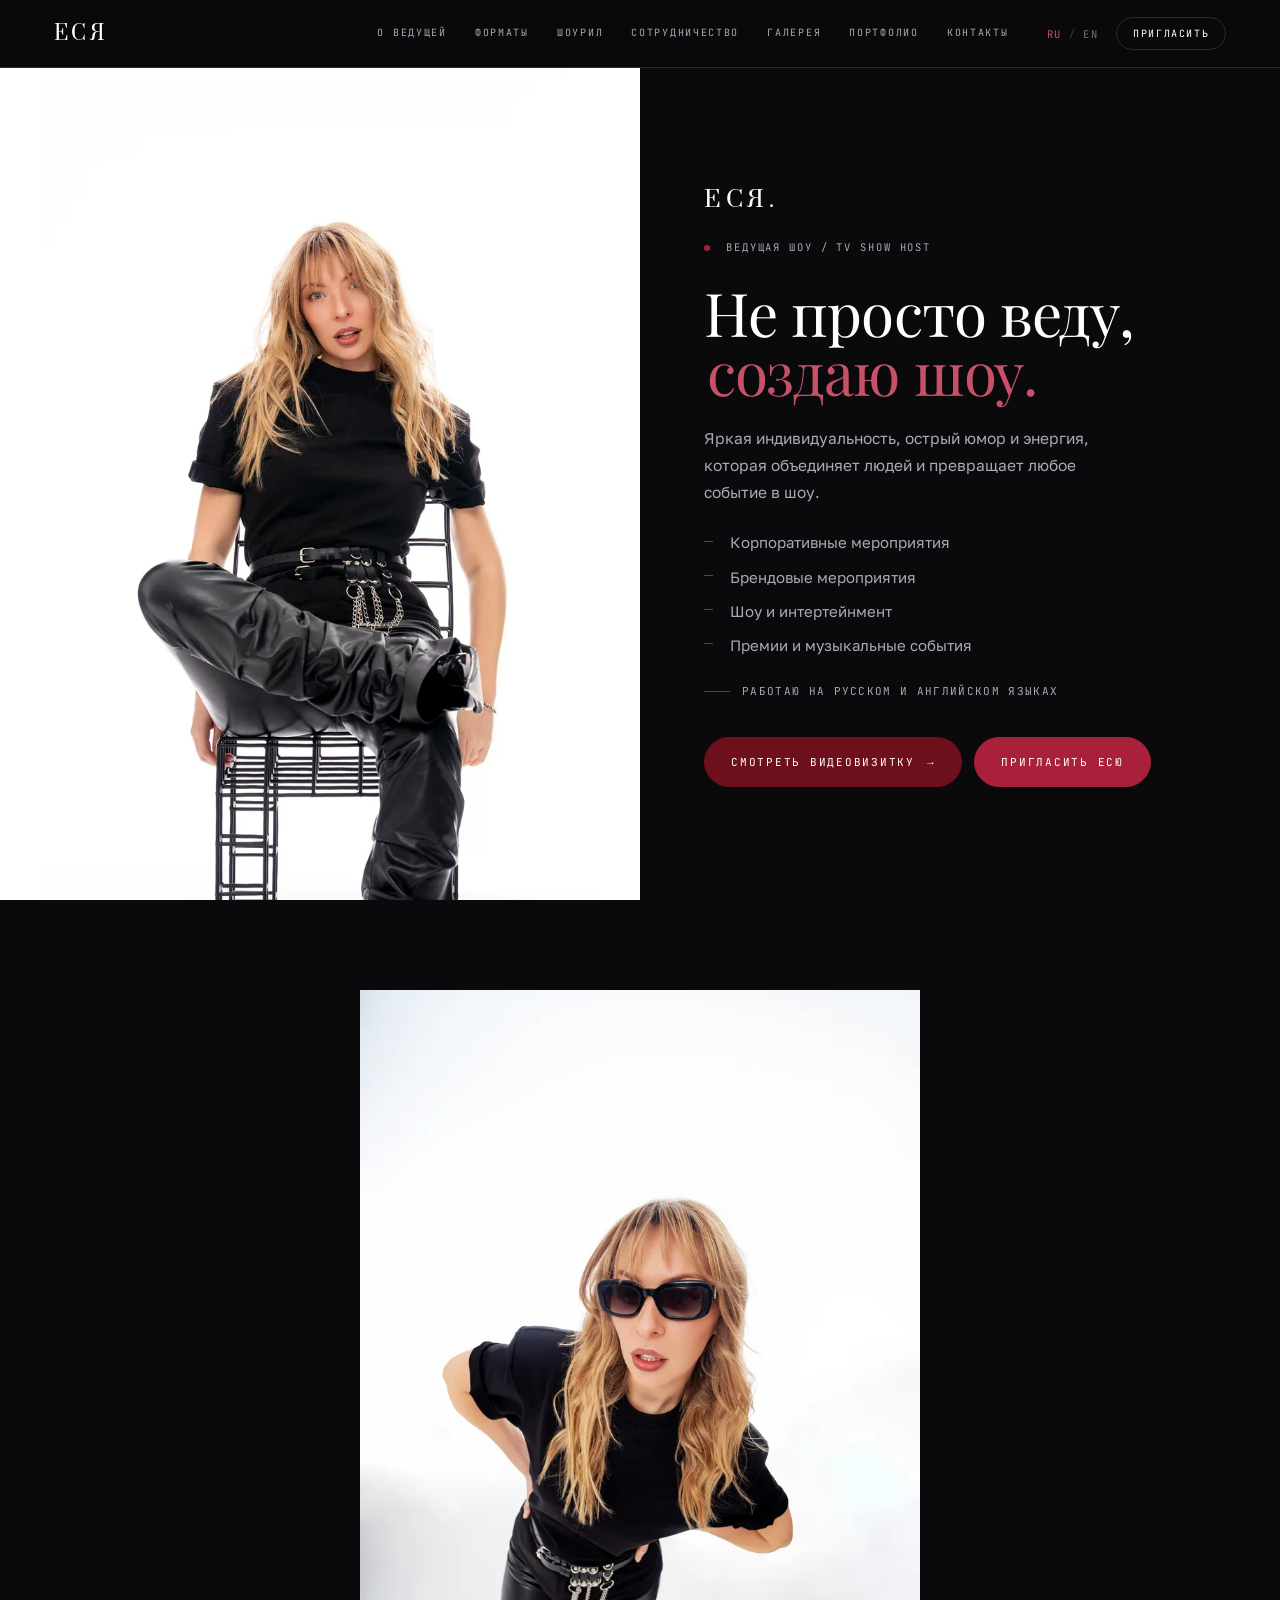
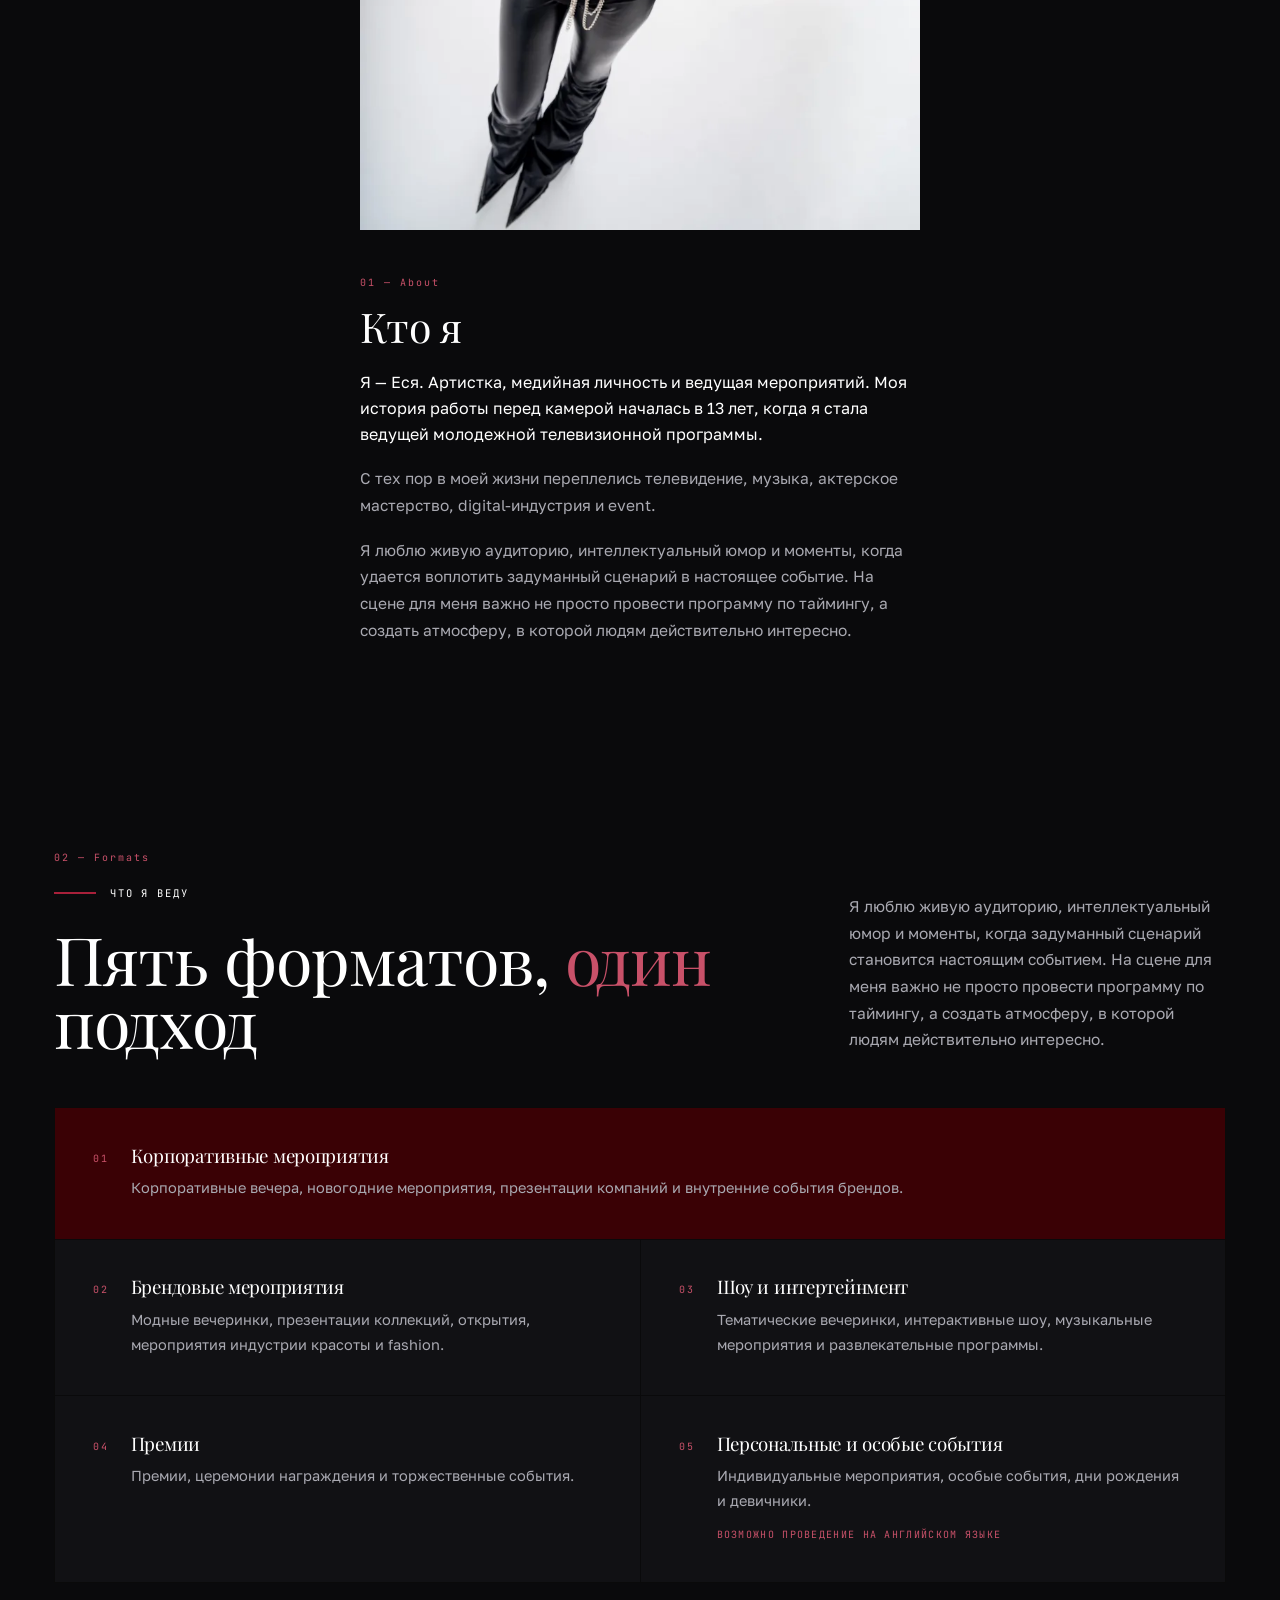
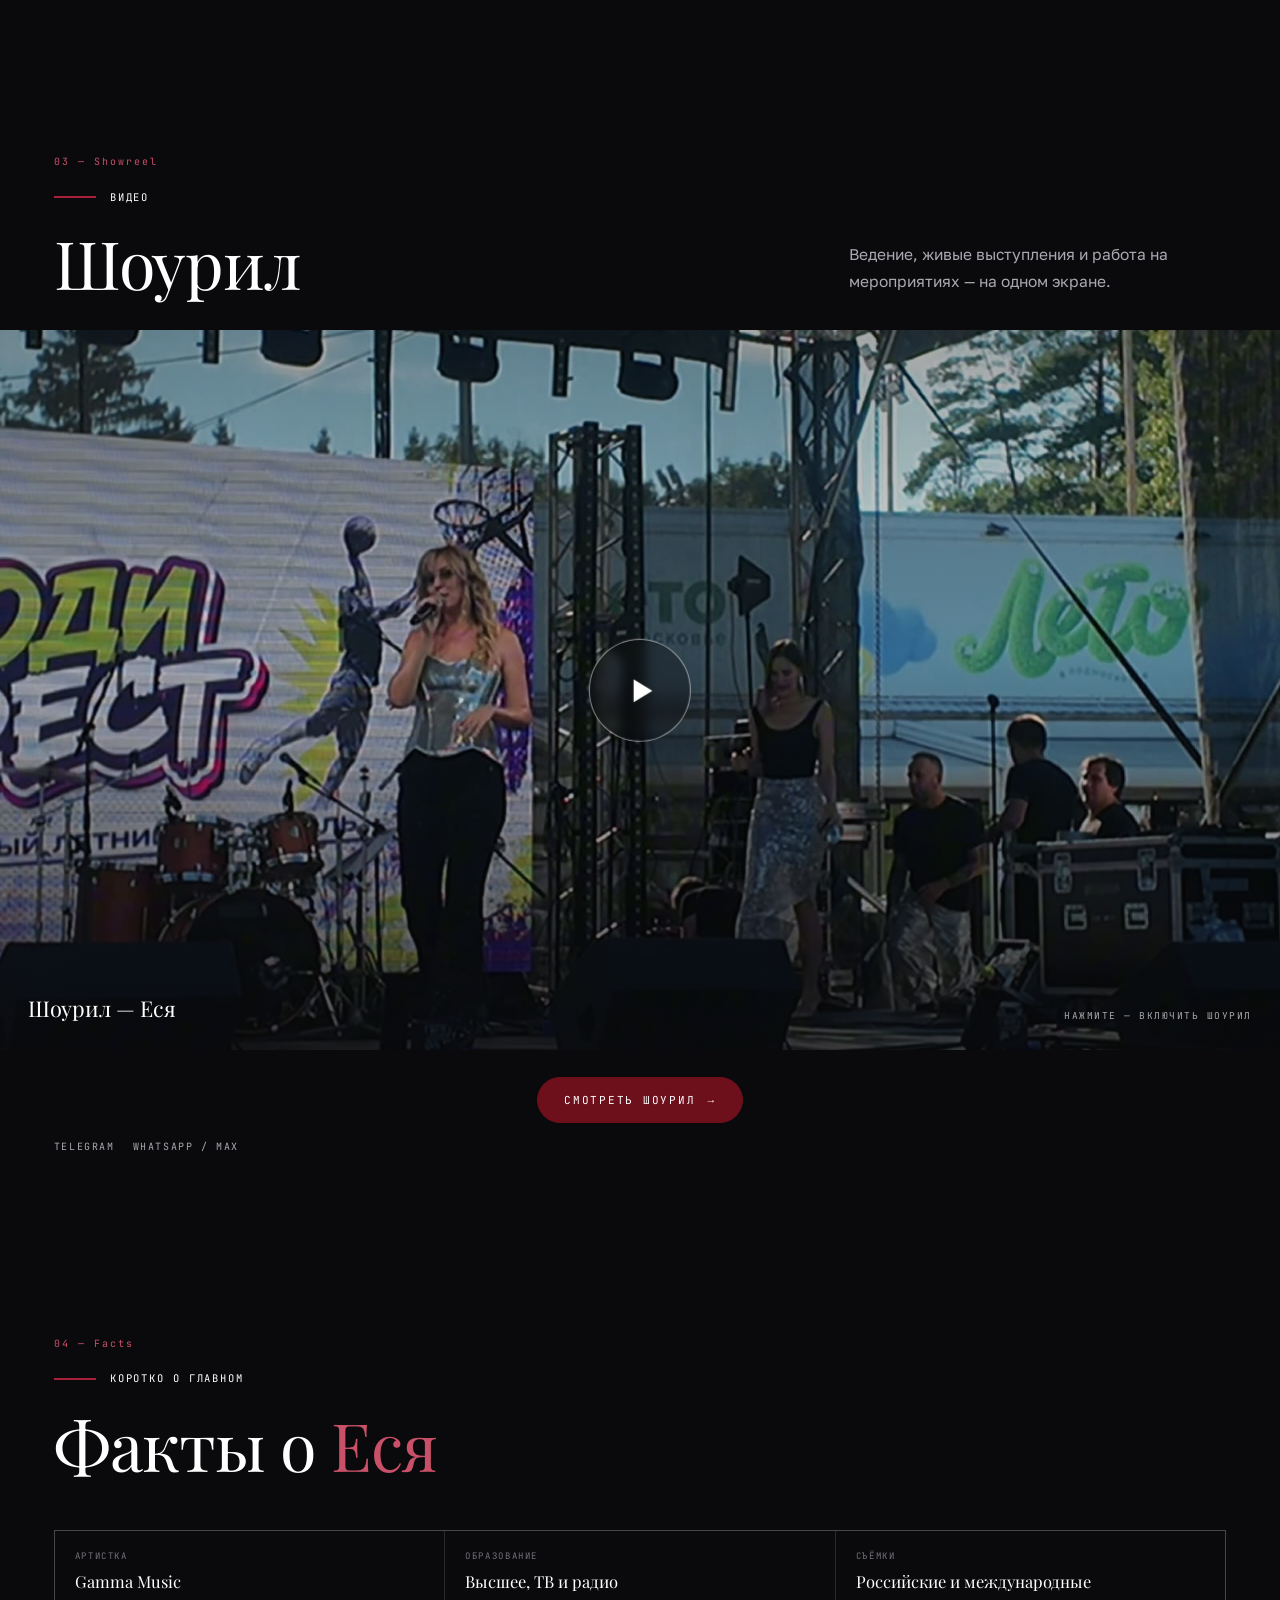
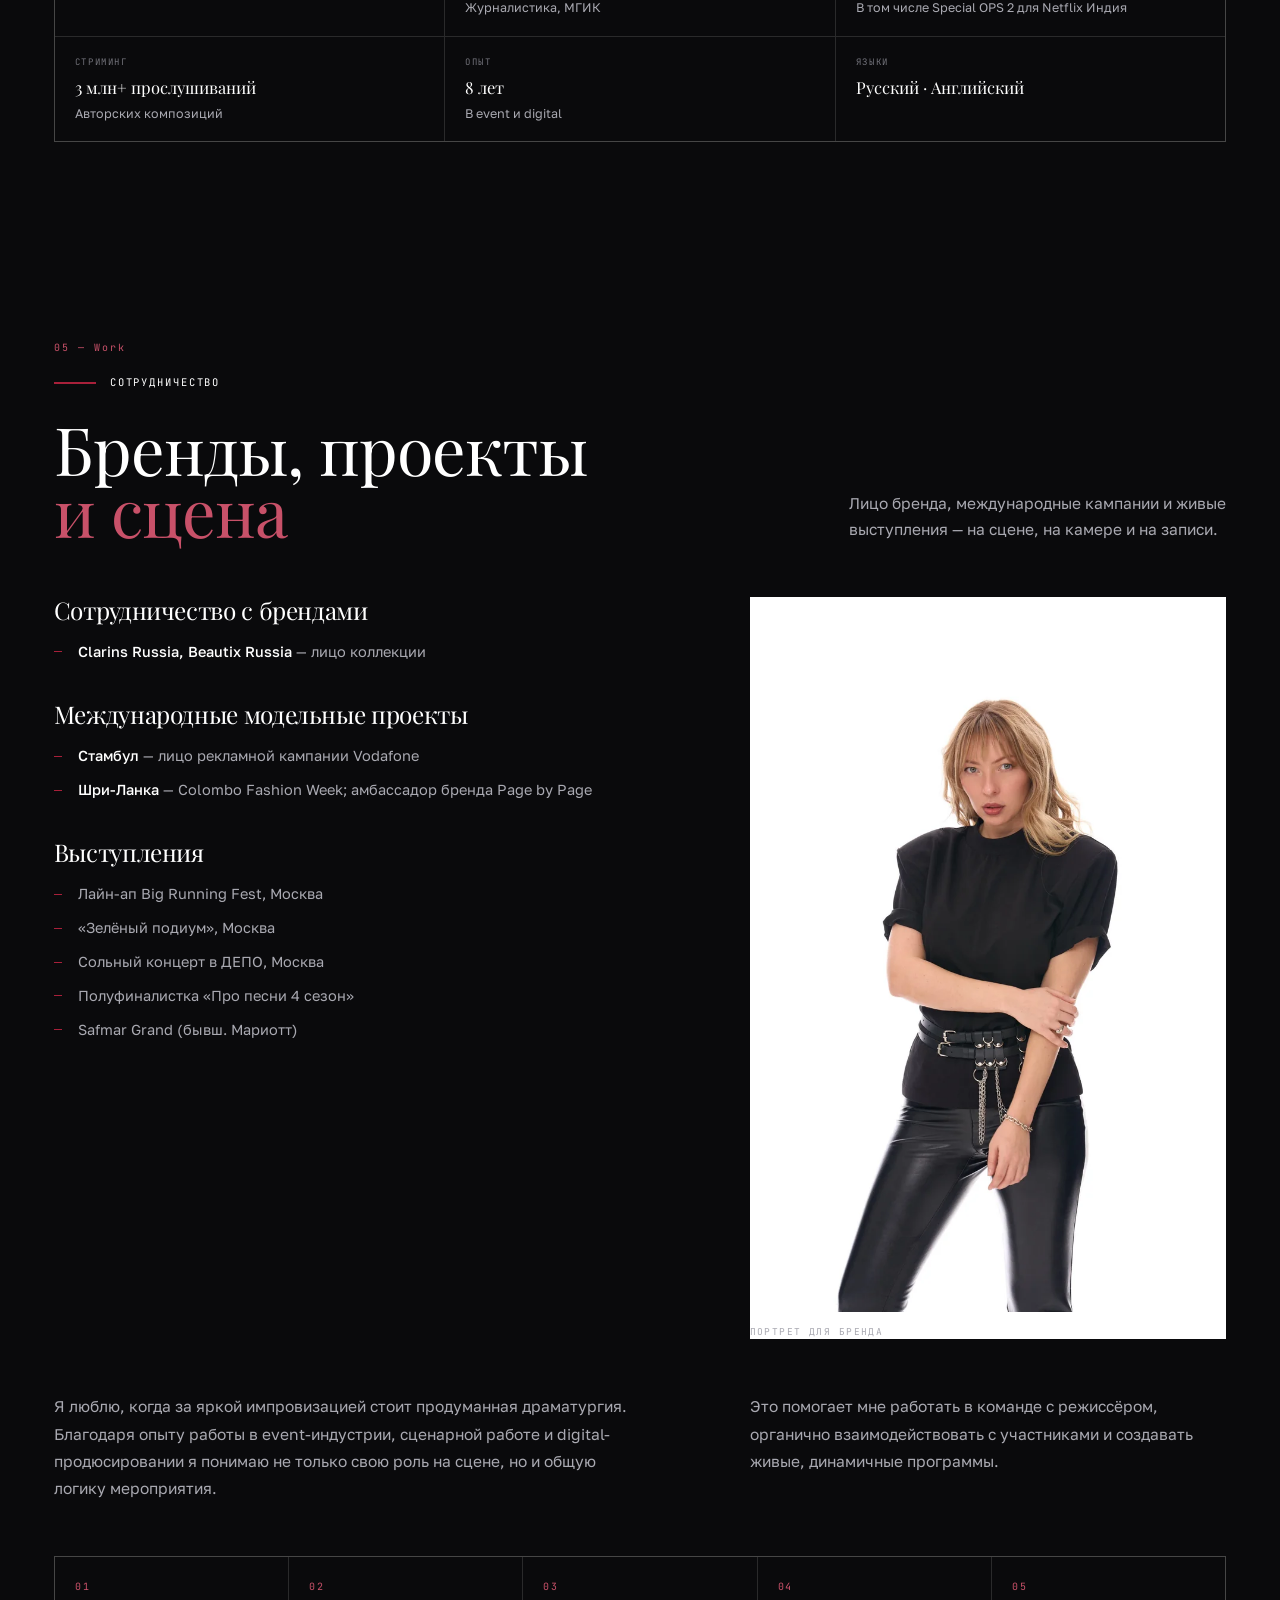
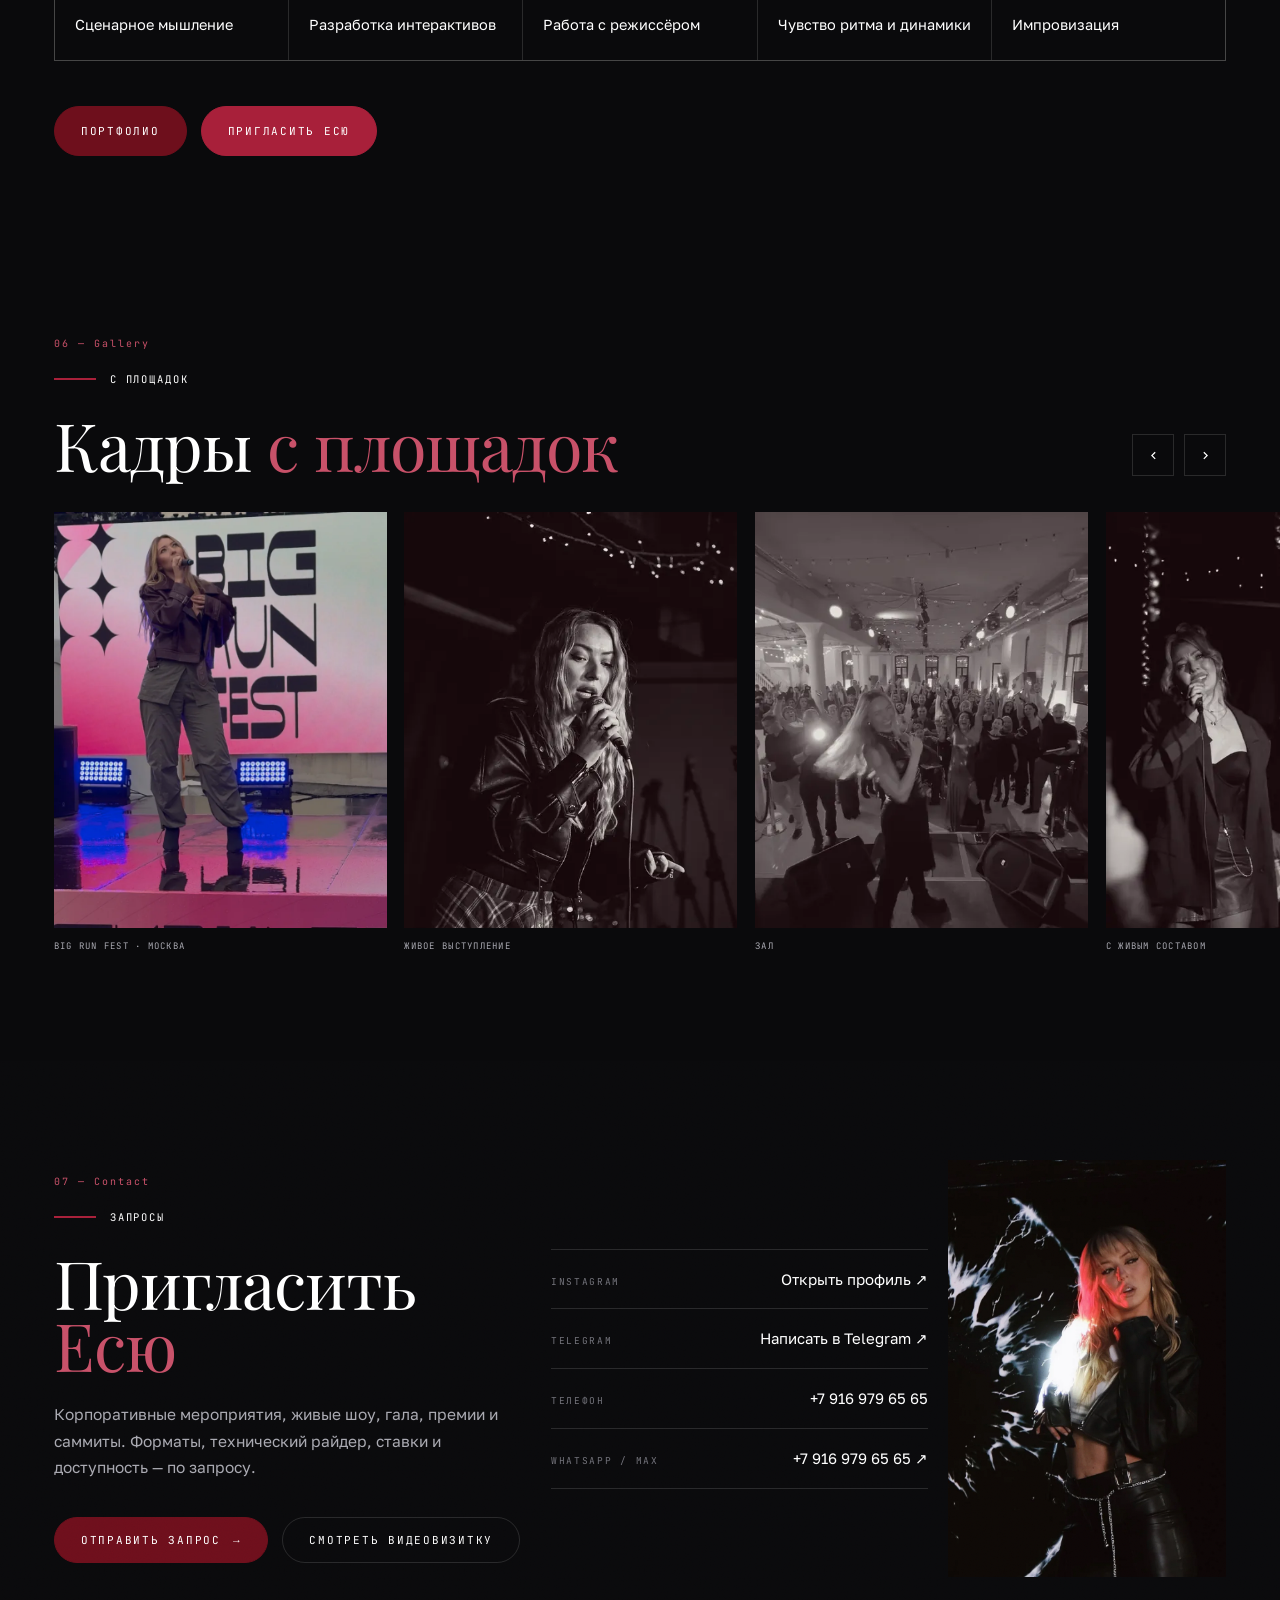
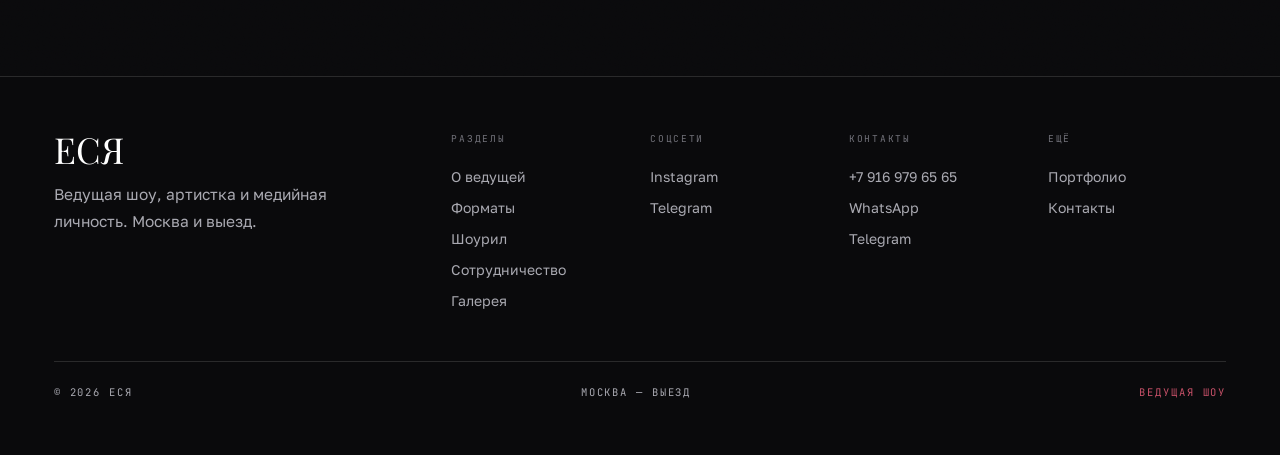
<file: index.html>
<!DOCTYPE html>
<html lang="ru" data-title-ru="ЕСЯ — Ведущая шоу и мероприятий" data-title-en="ESYA — Show Host & Presenter">
<head>
<meta charset="utf-8">
<meta name="viewport" content="width=device-width, initial-scale=1">
<title>ЕСЯ — Ведущая шоу и мероприятий</title>
<link rel="icon" href="/favicon.svg" type="image/svg+xml">
<link rel="stylesheet" href="assets/css/fonts.css">
<meta name="description" content="ЕСЯ — ведущая шоу, мероприятий и премий. Яркая индивидуальность, острый юмор и энергия, которая превращает любое событие в шоу. Работаю на русском и английском языках.">
<link rel="canonical" href="https://esya-artist.ru/">
<meta name="theme-color" content="#0A0A0C">
<meta property="og:type" content="profile">
<meta property="og:site_name" content="ЕСЯ">
<meta property="og:title" content="ЕСЯ — Ведущая шоу и мероприятий">
<meta property="og:description" content="Я не просто веду — я создаю шоу. Корпоративные мероприятия, брендовые события, шоу и интертейнмент, премии. Москва и выезд.">
<meta property="og:url" content="https://esya-artist.ru/">
<meta property="og:locale" content="ru_RU">
<meta property="og:locale:alternate" content="en_US">
<meta property="og:image" content="https://esya-artist.ru/assets/img/og-cover-esya.png">
<meta property="og:image:width" content="1200">
<meta property="og:image:height" content="630">
<meta property="og:image:alt" content="ЕСЯ — ведущая шоу и мероприятий">
<meta name="twitter:card" content="summary_large_image">
<meta name="twitter:title" content="ЕСЯ — Ведущая шоу и мероприятий">
<meta name="twitter:description" content="Я не просто веду — я создаю шоу. Корпоративные мероприятия, брендовые события, шоу и интертейнмент, премии.">
<meta name="twitter:image" content="https://esya-artist.ru/assets/img/og-cover-esya.png">
<link rel="stylesheet" href="assets/css/site.css">
<link rel="stylesheet" href="assets/css/redesign.css">
<script type="application/ld+json">
{
  "@context": "https://schema.org",
  "@type": "Person",
  "name": "ЕСЯ",
  "alternateName": "ESYA",
  "jobTitle": "Ведущая шоу и мероприятий",
  "description": "Ведущая шоу, мероприятий и премий. Работает на русском и английском языках.",
  "url": "https://esya-artist.ru/",
  "telephone": "+7 916 979 65 65",
  "sameAs": [
    "https://www.instagram.com/esya_sosnovaya",
    "https://t.me/Esya_Sosnovaya"
  ]
}
</script>
</head>
<body>
<noscript><style>.rv{opacity:1!important;transform:none!important}</style></noscript>
<a class="skip" href="#main">К содержанию / Skip to content</a>

<div class="progress" id="prog"></div>

<header class="topbar">
  <a class="brand" href="#top" data-en="ESYA" data-ru="ЕСЯ">ЕСЯ</a>
  <nav>
    <a href="#about" data-en="About" data-ru="О ведущей">О ведущей</a>
    <a href="#formats" data-en="Formats" data-ru="Форматы">Форматы</a>
    <a href="#reel" data-en="Showreel" data-ru="Шоурил">Шоурил</a>
    <a href="#work" data-en="Work" data-ru="Сотрудничество">Сотрудничество</a>
    <a href="#gallery" data-en="Gallery" data-ru="Галерея">Галерея</a>
    <a href="/portfolio" data-en="Portfolio" data-ru="Портфолио">Портфолио</a>
    <a href="#contact" data-en="Contact" data-ru="Контакты">Контакты</a>
  </nav>
  <div class="right">
    <div class="lang">
      <button data-lang="ru" class="on">RU</button><span class="sep">/</span><button data-lang="en">EN</button>
    </div>
    <button class="cta" data-open-booking data-en="Book" data-ru="Пригласить">Пригласить</button>
  </div>
  <button class="burger" data-menu-toggle aria-label="Меню / Menu" aria-expanded="false" aria-controls="mnav">
    <span></span><span></span>
  </button>
</header>

<div class="mnav" id="mnav" hidden>
  <nav>
    <a href="#about" data-en="About" data-ru="О ведущей">О ведущей</a>
    <a href="#formats" data-en="Formats" data-ru="Форматы">Форматы</a>
    <a href="#reel" data-en="Showreel" data-ru="Шоурил">Шоурил</a>
    <a href="#work" data-en="Work" data-ru="Сотрудничество">Сотрудничество</a>
    <a href="#gallery" data-en="Gallery" data-ru="Галерея">Галерея</a>
    <a href="/portfolio" data-en="Portfolio" data-ru="Портфолио">Портфолио</a>
    <a href="#contact" data-en="Contact" data-ru="Контакты">Контакты</a>
  </nav>
  <div class="mnav__lang">
    <button data-lang="ru">RU</button><span class="sep">/</span><button data-lang="en">EN</button>
  </div>
  <button class="btn btn--primary" data-open-booking data-en="Invite Esya" data-ru="Пригласить Есю">Пригласить Есю</button>
  <div class="mnav__meta">
    <a href="tel:+79169796565">+7 916 979 65 65</a>
    <a href="https://t.me/Esya_Sosnovaya" target="_blank" rel="noopener">Telegram</a>
    <a href="https://www.instagram.com/esya_sosnovaya" target="_blank" rel="noopener">Instagram</a>
    <span data-en="Moscow &amp; on tour" data-ru="Москва и выезд">Москва и выезд</span>
  </div>
</div>

<main id="main" tabindex="-1">

<!-- ══════════════════════ HERO ══════════════════════ -->
<section class="hero hero--split" id="top">
  <div class="hero__photo">
    <img src="assets/img/seated-light-800.webp"
         srcset="assets/img/seated-light-800.webp 800w, assets/img/seated-light-1200.webp 1200w"
         sizes="(max-width:900px) 100vw, 50vw"
         alt="ЕСЯ" width="800" height="1200" fetchpriority="high">
  </div>

  <div class="hero__copy">
    <div class="hero__brand" data-en="ESYA." data-ru="ЕСЯ.">ЕСЯ.</div>

    <div class="hero__eyebrow">
      <span class="dot"></span>
      <span class="label" data-en="Show host" data-ru="Ведущая шоу / TV show host">Ведущая шоу / TV show host</span>
    </div>

    <h1 class="hero__title">
      <span class="ln" data-en="I don&rsquo;t just host," data-ru="Не просто веду,">Не просто веду,</span>
      <span class="ln ac" data-en="I create shows." data-ru="создаю шоу.">создаю шоу.</span>
    </h1>

    <p class="body-p hero__lede" data-en="A vivid personality, sharp humour and the energy that brings people together and turns any event into a show." data-ru="Яркая индивидуальность, острый юмор и энергия, которая объединяет людей и превращает любое событие в шоу.">Яркая индивидуальность, острый юмор и энергия, которая объединяет людей и превращает любое событие в шоу.</p>

    <ul class="bullets hero__bullets">
      <li data-en="Corporate events" data-ru="Корпоративные мероприятия">Корпоративные мероприятия</li>
      <li data-en="Brand events" data-ru="Брендовые мероприятия">Брендовые мероприятия</li>
      <li data-en="Shows &amp; entertainment" data-ru="Шоу и интертейнмент">Шоу и интертейнмент</li>
      <li data-en="Awards &amp; music events" data-ru="Премии и музыкальные события">Премии и музыкальные события</li>
    </ul>

    <div class="hero__lang" data-en="I work in Russian and English" data-ru="Работаю на русском и английском языках">Работаю на русском и английском языках</div>

    <div class="hero__cta">
      <button class="btn btn--primary" data-open-intro>
        <span data-en="Watch the intro video" data-ru="Смотреть видеовизитку">Смотреть видеовизитку</span><span class="arw">→</span>
      </button>
      <button class="btn btn--booking" data-open-booking data-en="Invite Esya" data-ru="Пригласить Есю">Пригласить Есю</button>
    </div>
  </div>
</section>

<!-- ══════════════════════ ABOUT ══════════════════════ -->
<section class="sec about-sec" id="about">
  <div class="wrap">
    <div class="about__photo">
      <img src="assets/img/stand-light-800.webp"
           srcset="assets/img/stand-light-800.webp 800w, assets/img/stand-light-1200.webp 1200w"
           sizes="(max-width:760px) 86vw, 560px"
           alt="ЕСЯ" width="800" height="1200" loading="lazy">
    </div>

    <div class="about__copy">
      <div class="sec__num">01 — About</div>
      <h2 class="about__title" data-en="Who I am" data-ru="Кто я">Кто я</h2>
      <p class="lede" data-en="I am Esya — an artist, a media personality and a host. My story in front of the camera began at 13, when I became the presenter of a youth television programme." data-ru="Я — Еся. Артистка, медийная личность и ведущая мероприятий. Моя история работы перед камерой началась в 13 лет, когда я стала ведущей молодежной телевизионной программы.">Я — Еся. Артистка, медийная личность и ведущая мероприятий. Моя история работы перед камерой началась в 13 лет, когда я стала ведущей молодежной телевизионной программы.</p>
      <p class="body-p" data-en="Since then television, music, acting, digital and the event industry have run through my life in parallel." data-ru="С тех пор в моей жизни переплелись телевидение, музыка, актерское мастерство, digital-индустрия и event.">С тех пор в моей жизни переплелись телевидение, музыка, актерское мастерство, digital-индустрия и event.</p>
      <p class="body-p" data-en="I love a live audience, intelligent humour and the moments when a planned script becomes a real event. On stage it matters less that I keep to the running order than that I build an atmosphere people genuinely want to be in." data-ru="Я люблю живую аудиторию, интеллектуальный юмор и моменты, когда удается воплотить задуманный сценарий в настоящее событие. На сцене для меня важно не просто провести программу по таймингу, а создать атмосферу, в которой людям действительно интересно.">Я люблю живую аудиторию, интеллектуальный юмор и моменты, когда удается воплотить задуманный сценарий в настоящее событие.</p>
    </div>
  </div>
</section>

<!-- ══════════════════════ FORMATS ══════════════════════ -->
<section class="sec" id="formats">
  <div class="wrap">
    <div class="sec__head">
      <div class="lead">
        <div class="sec__num">02 — Formats</div>
        <div class="kicker"><span class="label" data-en="What I host" data-ru="Что я веду">Что я веду</span></div>
        <h2 class="h-1" data-en="Five formats, <span class='ac'>one</span> approach" data-ru="Пять форматов, <span class='ac'>один</span> подход">Пять форматов, <span class="ac">один</span> подход</h2>
      </div>
      <div class="side">
        <p class="body-p" data-en="I love a live audience, intelligent humour and the moments when a planned script becomes a real event. On stage it matters less that I keep to the running order than that I build an atmosphere people genuinely want to be in." data-ru="Я люблю живую аудиторию, интеллектуальный юмор и моменты, когда задуманный сценарий становится настоящим событием. На сцене для меня важно не просто провести программу по таймингу, а создать атмосферу, в которой людям действительно интересно.">Я люблю живую аудиторию, интеллектуальный юмор и моменты, когда задуманный сценарий становится настоящим событием.</p>
      </div>
    </div>

    <div class="formats">
      <div class="format">
        <div class="format__n">01</div>
        <div class="format__body">
          <h3 data-en="Corporate events" data-ru="Корпоративные мероприятия">Корпоративные мероприятия</h3>
          <p data-en="Corporate evenings, New Year events, company presentations and internal brand events." data-ru="Корпоративные вечера, новогодние мероприятия, презентации компаний и внутренние события брендов.">Корпоративные вечера, новогодние мероприятия, презентации компаний и внутренние события брендов.</p>
        </div>
      </div>
      <div class="format">
        <div class="format__n">02</div>
        <div class="format__body">
          <h3 data-en="Brand events" data-ru="Брендовые мероприятия">Брендовые мероприятия</h3>
          <p data-en="Fashion parties, collection presentations, openings, beauty and fashion industry events." data-ru="Модные вечеринки, презентации коллекций, открытия, мероприятия индустрии красоты и fashion.">Модные вечеринки, презентации коллекций, открытия, мероприятия индустрии красоты и fashion.</p>
        </div>
      </div>
      <div class="format">
        <div class="format__n">03</div>
        <div class="format__body">
          <h3 data-en="Shows &amp; entertainment" data-ru="Шоу и интертейнмент">Шоу и интертейнмент</h3>
          <p data-en="Themed parties, interactive shows, music events and entertainment programmes." data-ru="Тематические вечеринки, интерактивные шоу, музыкальные мероприятия и развлекательные программы.">Тематические вечеринки, интерактивные шоу, музыкальные мероприятия и развлекательные программы.</p>
        </div>
      </div>
      <div class="format">
        <div class="format__n">04</div>
        <div class="format__body">
          <h3 data-en="Awards" data-ru="Премии">Премии</h3>
          <p data-en="Awards, prize ceremonies and formal celebratory events." data-ru="Премии, церемонии награждения и торжественные события.">Премии, церемонии награждения и торжественные события.</p>
        </div>
      </div>
      <div class="format">
        <div class="format__n">05</div>
        <div class="format__body">
          <h3 data-en="Personal &amp; special events" data-ru="Персональные и особые события">Персональные и особые события</h3>
          <p data-en="Individual events, special occasions, birthdays and hen parties." data-ru="Индивидуальные мероприятия, особые события, дни рождения и девичники.">Индивидуальные мероприятия, особые события, дни рождения и девичники.</p>
          <span class="lang-note" data-en="Possible in English" data-ru="Возможно проведение на английском языке">Возможно проведение на английском языке</span>
        </div>
      </div>
    </div>
  </div>
</section>

<!-- ══════════════════════ SHOWREEL ══════════════════════ -->
<section class="reel" id="reel">
  <div class="reel__head">
    <div class="lead">
      <div class="sec__num">03 — Showreel</div>
      <div class="kicker"><span class="label" data-en="Video" data-ru="Видео">Видео</span></div>
      <h2 class="h-1" data-en="Showreel" data-ru="Шоурил">Шоурил</h2>
    </div>
    <div class="side">
      <p class="body-p" data-en="Hosting, live performance and event work — collected on one screen." data-ru="Ведение, живые выступления и работа на мероприятиях — на одном экране.">Ведение, живые выступления и работа на мероприятиях — на одном экране.</p>
    </div>
  </div>

  <button class="reel__frame" data-open-reel aria-label="Смотреть шоурил / Watch the showreel">
    <img src="assets/img/showreel-poster.jpg" alt="ЕСЯ на сцене с живым составом" width="1600" height="900" loading="lazy">
    <span class="reel__play"><svg viewBox="0 0 100 100" aria-hidden="true"><path d="M18 6v88l72-44z"/></svg></span>
    <span class="reel__cap">
      <span class="t" data-en="Showreel — Esya" data-ru="Шоурил — Еся">Шоурил — Еся</span>
      <span class="reel__note" data-en="Click to play the showreel" data-ru="Нажмите — включить шоурил">Нажмите — включить шоурил</span>
    </span>
  </button>

  <div class="reel__cta">
    <button class="btn btn--primary" data-open-reel>
      <span data-en="Watch the showreel" data-ru="Смотреть шоурил">Смотреть шоурил</span><span class="arw">→</span>
    </button>
  </div>

  <div class="reel__fallback">
    <a href="https://t.me/Esya_Sosnovaya" target="_blank" rel="noopener" data-en="Telegram" data-ru="Telegram">Telegram ↗</a>
    <a href="https://wa.me/79169796565" target="_blank" rel="noopener" data-en="WhatsApp / Max" data-ru="WhatsApp / Max">WhatsApp / Max ↗</a>
  </div>
</section>

<!-- ══════════════════════ FACTS ══════════════════════ -->
<section class="sec facts-sec" id="facts">
  <div class="wrap">
    <div class="sec__head">
      <div class="lead">
        <div class="sec__num">04 — Facts</div>
        <div class="kicker"><span class="label" data-en="Short version" data-ru="Коротко о главном">Коротко о главном</span></div>
        <h2 class="h-1" data-en="Facts about <span class='ac'>Esya</span>" data-ru="Факты о <span class='ac'>Еся</span>">Факты о <span class="ac">Еся</span></h2>
      </div>
    </div>

    <div class="facts facts--wide">
      <div>
        <div class="k" data-en="Artist" data-ru="Артистка">Артистка</div>
        <div class="v" data-en="Gamma Music" data-ru="Gamma Music">Gamma Music</div>
      </div>
      <div>
        <div class="k" data-en="Education" data-ru="Образование">Образование</div>
        <div class="v"><span data-en="Higher, TV &amp; radio" data-ru="Высшее, ТВ и радио">Высшее, ТВ и радио</span><small data-en="Journalism, MGIK" data-ru="Журналистика, МГИК">Журналистика, МГИК</small></div>
      </div>
      <div>
        <div class="k" data-en="Screen work" data-ru="Съёмки">Съёмки</div>
        <div class="v"><span data-en="Russian &amp; international" data-ru="Российские и международные">Российские и международные</span><small data-en="Including Special OPS 2 for Netflix India" data-ru="В том числе Special OPS 2 для Netflix Индия">В том числе Special OPS 2 для Netflix Индия</small></div>
      </div>
      <div>
        <div class="k" data-en="Streaming" data-ru="Стриминг">Стриминг</div>
        <div class="v"><span data-en="3M+ plays" data-ru="3 млн+ прослушиваний">3 млн+ прослушиваний</span><small data-en="Own compositions" data-ru="Авторских композиций">Авторских композиций</small></div>
      </div>
      <div>
        <div class="k" data-en="Experience" data-ru="Опыт">Опыт</div>
        <div class="v"><span data-en="8 years" data-ru="8 лет">8 лет</span><small data-en="In event and digital" data-ru="В event и digital">В event и digital</small></div>
      </div>
      <div>
        <div class="k" data-en="Languages" data-ru="Языки">Языки</div>
        <div class="v" data-en="Russian · English" data-ru="Русский · Английский">Русский · Английский</div>
      </div>
    </div>
  </div>
</section>

<!-- ══════════════════════ BRANDS / WORK ══════════════════════ -->
<section class="sec" id="work">
  <div class="wrap">
    <div class="sec__head">
      <div class="lead">
        <div class="sec__num">05 — Work</div>
        <div class="kicker"><span class="label" data-en="Collaboration" data-ru="Сотрудничество">Сотрудничество</span></div>
        <h2 class="h-1" data-en="Brands, projects <span class='ac'>and stage</span>" data-ru="Бренды, проекты <span class='ac'>и сцена</span>">Бренды, проекты <span class="ac">и сцена</span></h2>
      </div>
      <div class="side">
        <p class="body-p" data-en="Brand face, international campaigns and live appearances — on stage, on camera and on record." data-ru="Лицо бренда, международные кампании и живые выступления — на сцене, на камере и на записи.">Лицо бренда, международные кампании и живые выступления — на сцене, на камере и на записи.</p>
      </div>
    </div>

    <div class="brands">
      <div class="brands__lists">
        <div class="brandgroup">
          <h3 class="h-3" data-en="With brands" data-ru="Сотрудничество с брендами">Сотрудничество с брендами</h3>
          <ul>
            <li data-en="<b>Clarins Russia, Beautix Russia</b> — face of the collection" data-ru="<b>Clarins Russia, Beautix Russia</b> — лицо коллекции"><b>Clarins Russia, Beautix Russia</b> — лицо коллекции</li>
          </ul>
        </div>
        <div class="brandgroup">
          <h3 class="h-3" data-en="International projects" data-ru="Международные модельные проекты">Международные модельные проекты</h3>
          <ul>
            <li data-en="<b>Istanbul</b> — face of the Vodafone advertising campaign" data-ru="<b>Стамбул</b> — лицо рекламной кампании Vodafone"><b>Стамбул</b> — лицо рекламной кампании Vodafone</li>
            <li data-en="<b>Sri Lanka</b> — Colombo Fashion Week; brand ambassador for Page by Page" data-ru="<b>Шри-Ланка</b> — Colombo Fashion Week; амбассадор бренда Page by Page"><b>Шри-Ланка</b> — Colombo Fashion Week; амбассадор бренда Page by Page</li>
          </ul>
        </div>
        <div class="brandgroup">
          <h3 class="h-3" data-en="Live appearances" data-ru="Выступления">Выступления</h3>
          <ul>
            <li data-en="Line-up at Big Running Fest, Moscow" data-ru="Лайн-ап Big Running Fest, Москва">Лайн-ап Big Running Fest, Москва</li>
            <li data-en="&ldquo;Зелёный подиум&rdquo;, Moscow" data-ru="«Зелёный подиум», Москва">«Зелёный подиум», Москва</li>
            <li data-en="Solo concert at ДЕПО, Moscow" data-ru="Сольный концерт в ДЕПО, Москва">Сольный концерт в ДЕПО, Москва</li>
            <li data-en="Semi-finalist, &ldquo;Про песни 4 сезон&rdquo;" data-ru="Полуфиналистка «Про песни 4 сезон»">Полуфиналистка «Про песни 4 сезон»</li>
            <li data-en="Safmar Grand (formerly Marriott)" data-ru="Safmar Grand (бывш. Мариотт)">Safmar Grand (бывш. Мариотт)</li>
          </ul>
        </div>
      </div>

      <figure class="brands__art">
        <img src="assets/img/work-portrait-800.webp"
             srcset="assets/img/work-portrait-800.webp 800w, assets/img/work-portrait-1200.webp 1200w"
             sizes="(max-width:760px) 86vw, 480px"
             alt="ЕСЯ" width="800" height="1200" loading="lazy">
        <figcaption data-en="Brand portrait" data-ru="Портрет для бренда">Портрет для бренда</figcaption>
      </figure>
    </div>

    <div class="philo">
      <div class="a">
        <p data-en="I love it when bright improvisation sits on top of carefully planned dramaturgy. Thanks to my experience in the event industry, in script work and in digital production, I understand not only my own role on stage but the logic of the event as a whole." data-ru="Я люблю, когда за яркой импровизацией стоит продуманная драматургия. Благодаря опыту работы в event-индустрии, сценарной работе и digital-продюсировании я понимаю не только свою роль на сцене, но и общую логику мероприятия.">Я люблю, когда за яркой импровизацией стоит продуманная драматургия.</p>
      </div>
      <div class="b">
        <p data-en="That is what lets me work naturally with a director, interact with the audience and build living, dynamic programmes." data-ru="Это помогает мне работать в команде с режиссёром, органично взаимодействовать с участниками и создавать живые, динамичные программы.">Это помогает мне работать в команде с режиссёром, органично взаимодействовать с участниками и создавать живые, динамичные программы.</p>
      </div>
    </div>

    <div class="comps">
      <div class="comp"><span class="n">01</span><span class="t" data-en="Script thinking" data-ru="Сценарное мышление">Сценарное мышление</span></div>
      <div class="comp"><span class="n">02</span><span class="t" data-en="Interactive formats" data-ru="Разработка интерактивов">Разработка интерактивов</span></div>
      <div class="comp"><span class="n">03</span><span class="t" data-en="Working with a director" data-ru="Работа с режиссёром">Работа с режиссёром</span></div>
      <div class="comp"><span class="n">04</span><span class="t" data-en="Sense of pace and dynamics" data-ru="Чувство ритма и динамики">Чувство ритма и динамики</span></div>
      <div class="comp"><span class="n">05</span><span class="t" data-en="Improvisation" data-ru="Импровизация">Импровизация</span></div>
    </div>

    <div class="work__cta">
      <a class="btn btn--primary" href="/portfolio" data-en="Portfolio" data-ru="Портфолио">Портфолио<span class="arw">→</span></a>
      <button class="btn btn--booking" data-open-booking data-en="Invite Esya" data-ru="Пригласить Есю">Пригласить Есю</button>
    </div>
  </div>
</section>

<!-- ══════════════════════ GALLERY ══════════════════════ -->
<section class="sec gallery" id="gallery">
  <div class="gallery__head">
    <div class="lead">
      <div class="sec__num">06 — Gallery</div>
      <div class="kicker"><span class="label" data-en="On site" data-ru="С площадок">С площадок</span></div>
      <h2 class="h-1" data-en="Frames <span class='ac'>from the floor</span>" data-ru="Кадры <span class='ac'>с площадок</span>">Кадры <span class="ac">с площадок</span></h2>
    </div>
    <div class="side">
      <button class="car-nav" data-car="-1" aria-label="Назад / Previous"><svg viewBox="0 0 24 24"><path d="M15.4 7.4 14 6l-6 6 6 6 1.4-1.4-4.6-4.6z"/></svg></button>
      <button class="car-nav" data-car="1" aria-label="Вперёд / Next"><svg viewBox="0 0 24 24"><path d="M8.6 16.6 10 18l6-6-6-6-1.4 1.4 4.6 4.6z"/></svg></button>
    </div>
  </div>

  <div class="carousel" data-carousel>
    <div class="carousel__item"><img src="assets/img/gallery-bigrun-800.webp" srcset="assets/img/gallery-bigrun-800.webp 800w, assets/img/gallery-bigrun-1200.webp 1200w" sizes="(max-width:760px) 76vw, 340px" alt="ЕСЯ на сцене Big Run Fest" width="800" height="1000" loading="lazy"><div class="carousel__cap" data-en="Big Run Fest · Moscow" data-ru="Big Run Fest · Москва">Big Run Fest · Москва</div></div>
    <div class="carousel__item"><img src="assets/img/car-03-500.webp" srcset="assets/img/car-03-500.webp 500w, assets/img/car-03-800.webp 800w" sizes="(max-width:760px) 76vw, 340px" alt="ЕСЯ выступает" width="500" height="625" loading="lazy"><div class="carousel__cap" data-en="Live performance" data-ru="Живое выступление">Живое выступление</div></div>
    <div class="carousel__item"><img src="assets/img/car-05-500.webp" srcset="assets/img/car-05-500.webp 500w, assets/img/car-05-800.webp 800w" sizes="(max-width:760px) 76vw, 340px" alt="Зал на мероприятии" width="500" height="625" loading="lazy"><div class="carousel__cap" data-en="The floor" data-ru="Зал">Зал</div></div>
    <div class="carousel__item"><img src="assets/img/car-04-500.webp" alt="ЕСЯ с живым составом" width="500" height="625" loading="lazy"><div class="carousel__cap" data-en="With a live band" data-ru="С живым составом">С живым составом</div></div>
    <div class="carousel__item"><img src="assets/img/car-07-500.webp" srcset="assets/img/car-07-500.webp 500w, assets/img/car-07-800.webp 800w" sizes="(max-width:760px) 76vw, 340px" alt="ЕСЯ на открытой сцене" width="500" height="625" loading="lazy"><div class="carousel__cap" data-en="Open air" data-ru="Под открытым небом">Под открытым небом</div></div>
    <div class="carousel__item"><img src="assets/img/gallery-portrait-800.webp" srcset="assets/img/gallery-portrait-800.webp 800w, assets/img/gallery-portrait-1200.webp 1200w" sizes="(max-width:760px) 76vw, 340px" alt="Портрет ЕСЯ" width="800" height="1000" loading="lazy"><div class="carousel__cap" data-en="Portrait" data-ru="Портрет">Портрет</div></div>
    <div class="carousel__item"><img src="assets/img/car-10-500.webp" srcset="assets/img/car-10-500.webp 500w, assets/img/car-10-800.webp 800w" sizes="(max-width:760px) 76vw, 340px" alt="Главная сцена мероприятия" width="500" height="625" loading="lazy"><div class="carousel__cap" data-en="Main stage" data-ru="Главная сцена">Главная сцена</div></div>
    <div class="carousel__item carousel__item--carpet"><img src="assets/img/press-carpet-800.webp" srcset="assets/img/press-carpet-800.webp 800w, assets/img/press-carpet-1200.webp 1200w" sizes="(max-width:760px) 76vw, 340px" alt="ЕСЯ на красной дорожке Белого Феста" width="800" height="533" loading="lazy"><div class="carousel__cap" data-en="White Festival · red carpet" data-ru="Белый Фест · красная дорожка">Белый Фест · красная дорожка</div></div>
  </div>
</section>

<!-- ══════════════════════ CONTACT ══════════════════════ -->
<section class="sec contact grain" id="contact">
  <div class="wrap">
    <div class="contact__grid">
      <div class="contact__copy">
        <div class="sec__num">07 — Contact</div>
        <div class="kicker"><span class="label" data-en="Enquiries" data-ru="Запросы">Запросы</span></div>
        <h2 class="h-1" data-en="Invite <span class='ac'>Esya</span>" data-ru="Пригласить <span class='ac'>Есю</span>">Пригласить <span class="ac">Есю</span></h2>
        <p class="body-p" style="margin-top:22px" data-en="Corporate events, live shows, galas, awards and summits. Formats, technical rider, rates and availability on request." data-ru="Корпоративные мероприятия, живые шоу, гала, премии и саммиты. Форматы, технический райдер, ставки и доступность — по запросу.">Корпоративные мероприятия, живые шоу, гала, премии и саммиты. Форматы, технический райдер, ставки и доступность — по запросу.</p>
        <div class="hero__cta">
          <button class="btn btn--primary" data-open-booking><span data-en="Send an enquiry" data-ru="Отправить запрос">Отправить запрос</span><span class="arw">→</span></button>
          <button class="btn" data-open-intro data-en="Watch the intro video" data-ru="Смотреть видеовизитку">Смотреть видеовизитку</button>
        </div>
      </div>

      <div class="contact__links">
        <div class="clink">
          <span class="k" data-en="Instagram" data-ru="Instagram">Instagram</span>
          <a class="v" href="https://www.instagram.com/esya_sosnovaya" target="_blank" rel="noopener" data-en="Open profile ↗" data-ru="Открыть профиль ↗">Открыть профиль ↗</a>
        </div>
        <div class="clink">
          <span class="k" data-en="Telegram" data-ru="Telegram">Telegram</span>
          <a class="v" href="https://t.me/Esya_Sosnovaya" target="_blank" rel="noopener" data-en="Message on Telegram ↗" data-ru="Написать в Telegram ↗">Написать в Telegram ↗</a>
        </div>
        <div class="clink">
          <span class="k" data-en="Phone" data-ru="Телефон">Телефон</span>
          <a class="v" href="tel:+79169796565">+7 916 979 65 65</a>
        </div>
        <div class="clink">
          <span class="k" data-en="WhatsApp / Max" data-ru="WhatsApp / Max">WhatsApp / Max</span>
          <a class="v" href="https://wa.me/79169796565" target="_blank" rel="noopener">+7 916 979 65 65 ↗</a>
        </div>
      </div>

      <div class="contact__art grain">
        <img src="assets/img/contact-4711-800.webp" alt="ЕСЯ" width="800" height="1200" loading="lazy">
      </div>
    </div>
  </div>
</section>

</main>

<footer class="foot">
  <div class="wrap">
    <div class="foot__grid">
      <div class="foot__brand">
        <div class="nm masthead" data-en="ESYA" data-ru="ЕСЯ">ЕСЯ</div>
        <p class="body-p" style="max-width:34ch" data-en="Show host, artist and media personality. Moscow, and on tour." data-ru="Ведущая шоу, артистка и медийная личность. Москва и выезд.">Ведущая шоу, артистка и медийная личность. Москва и выезд.</p>
      </div>
      <div class="foot__col">
        <div class="k" data-en="Sections" data-ru="Разделы">Разделы</div>
        <a href="#about" data-en="About" data-ru="О ведущей">О ведущей</a>
        <a href="#formats" data-en="Formats" data-ru="Форматы">Форматы</a>
        <a href="#reel" data-en="Showreel" data-ru="Шоурил">Шоурил</a>
        <a href="#work" data-en="Work" data-ru="Сотрудничество">Сотрудничество</a>
        <a href="#gallery" data-en="Gallery" data-ru="Галерея">Галерея</a>
      </div>
      <div class="foot__col">
        <div class="k" data-en="Social" data-ru="Соцсети">Соцсети</div>
        <a href="https://www.instagram.com/esya_sosnovaya" target="_blank" rel="noopener">Instagram</a>
        <a href="https://t.me/Esya_Sosnovaya" target="_blank" rel="noopener">Telegram</a>
      </div>
      <div class="foot__col">
        <div class="k" data-en="Contact" data-ru="Контакты">Контакты</div>
        <a href="tel:+79169796565">+7 916 979 65 65</a>
        <a href="https://wa.me/79169796565" target="_blank" rel="noopener" data-en="WhatsApp" data-ru="WhatsApp">WhatsApp</a>
        <a href="https://t.me/Esya_Sosnovaya" target="_blank" rel="noopener">Telegram</a>
      </div>
      <div class="foot__col">
        <div class="k" data-en="More" data-ru="Ещё">Ещё</div>
        <a href="/portfolio" data-en="Portfolio" data-ru="Портфолио">Портфолио</a>
        <a href="#contact" data-en="Contact" data-ru="Контакты">Контакты</a>
      </div>
    </div>
    <div class="foot__bottom">
      <span class="label" data-en="© 2026 ESYA" data-ru="© 2026 ЕСЯ">© 2026 ЕСЯ</span>
      <span class="label" data-en="Moscow — on tour" data-ru="Москва — выезд">Москва — выезд</span>
      <span class="label label--accent" data-en="Show host" data-ru="Ведущая шоу">Ведущая шоу</span>
    </div>
  </div>
</footer>

<!-- ══════════════════════ VIDEO LIGHTBOX ══════════════════════ -->
<div class="lightbox" id="reelbox" role="dialog" aria-modal="true" aria-label="Видео / Video">
  <button class="lightbox__close" data-close-reel aria-label="Закрыть / Close">×</button>
  <div class="lightbox__frame" data-reel-frame></div>
</div>

<!-- ══════════════════════ BOOKING MODAL ══════════════════════ -->
<div class="modal" id="booking" role="dialog" aria-modal="true" aria-labelledby="bk-title">
  <div class="modal__panel">
    <button class="modal__close" data-close-booking aria-label="Закрыть / Close">×</button>
    <h3 id="bk-title" data-en="Invite Esya" data-ru="Пригласить Есю">Пригласить Есю</h3>
    <p class="sub" data-en="Tell me about the event — I reply personally." data-ru="Расскажите о мероприятии — отвечаю лично.">Расскажите о мероприятии — отвечаю лично.</p>

    <form id="bk-form" novalidate>
      <div class="field">
        <label for="bk-name" data-en="Full name" data-ru="ФИО">ФИО</label>
        <input id="bk-name" name="name" type="text" autocomplete="name" required>
      </div>
      <div class="field">
        <label for="bk-phone" data-en="Contact phone number" data-ru="Контактный номер телефона">Контактный номер телефона</label>
        <input id="bk-phone" name="phone" type="tel" autocomplete="tel" required>
      </div>
      <div class="field">
        <label for="bk-email"><span data-en="Email" data-ru="EMAIL">EMAIL</span> <span class="opt" data-en="— optional" data-ru="— не обязательно">— не обязательно</span></label>
        <input id="bk-email" name="email" type="email" autocomplete="email">
      </div>

      <label class="check">
        <input type="checkbox" name="callback" id="bk-callback">
        <span data-en="Please call me back" data-ru="Заказать обратный звонок">Заказать обратный звонок</span>
      </label>

      <div class="hp" aria-hidden="true"><label for="bk-company">Company</label><input id="bk-company" name="company" type="text" tabindex="-1" autocomplete="off"></div>

      <button class="btn btn--primary" type="submit" id="bk-submit" style="width:100%;justify-content:center"><span data-en="Send an enquiry" data-ru="Отправить запрос">Отправить запрос</span><span class="arw">→</span></button>
      <div class="modal__status" id="bk-status" role="status"></div>
      <div class="modal__alt" data-en="Prefer a direct channel?" data-ru="Предпочитаете прямой контакт?">Предпочитаете прямой контакт?</div>
      <div class="modal__alt" style="border:0;padding-top:8px">
        <a href="https://t.me/Esya_Sosnovaya" target="_blank" rel="noopener">Telegram</a> ·
        <a href="https://wa.me/79169796565" target="_blank" rel="noopener">WhatsApp</a> ·
        <a href="tel:+79169796565">+7 916 979 65 65</a>
      </div>
    </form>
  </div>
</div>

<script src="assets/js/site.js"></script>
</body>
</html>
</file>
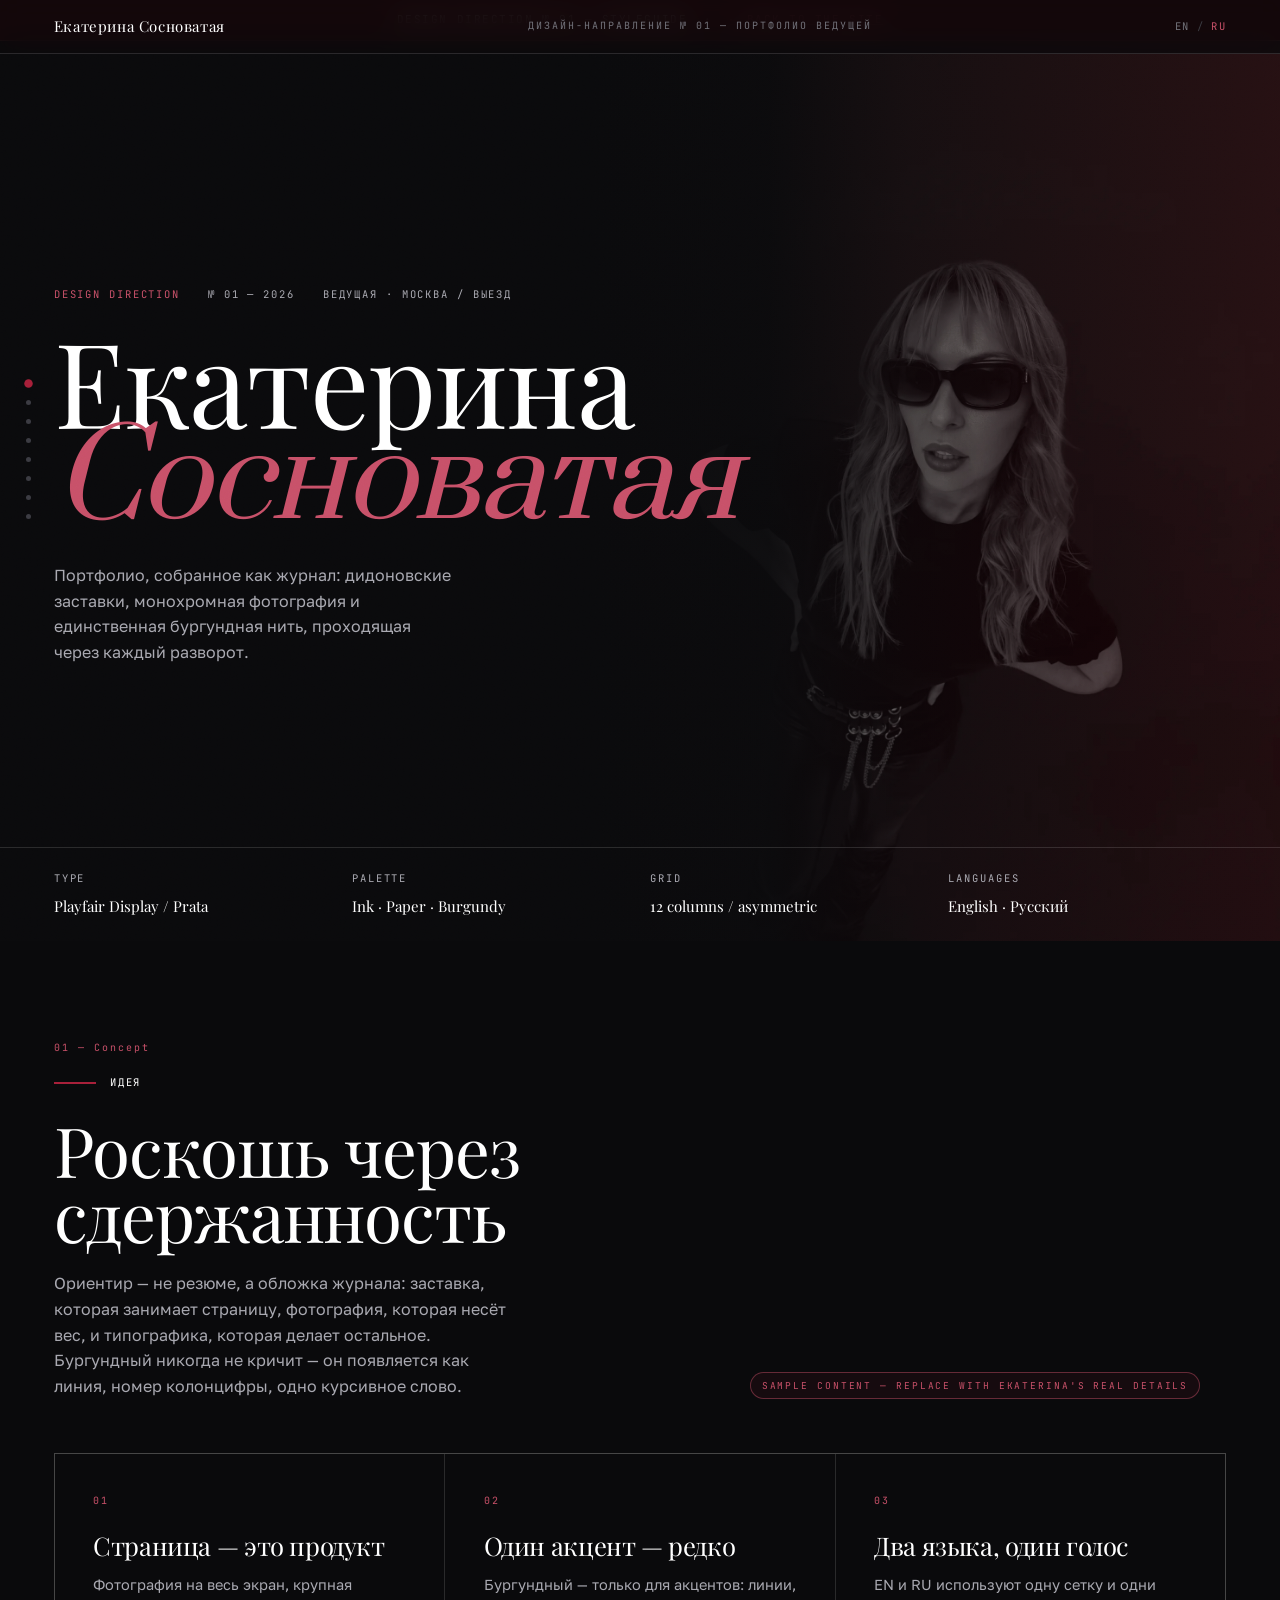
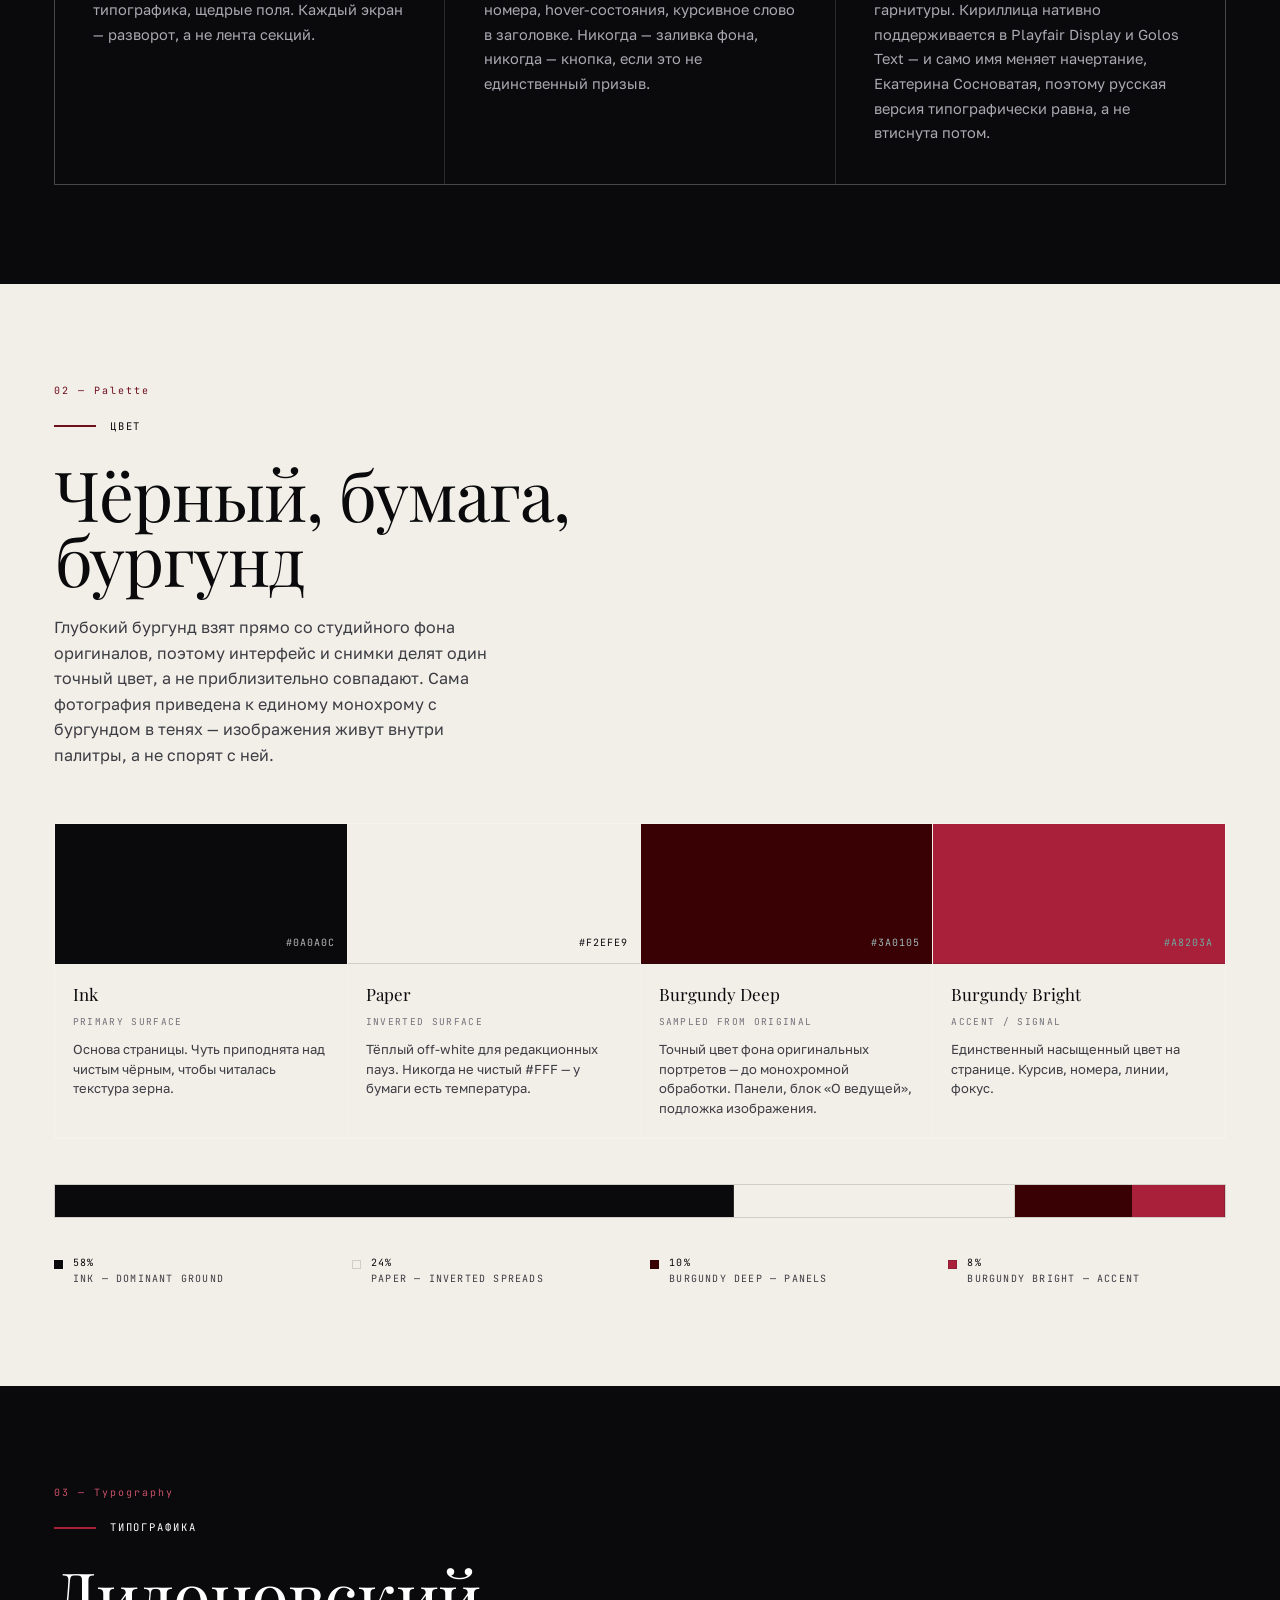
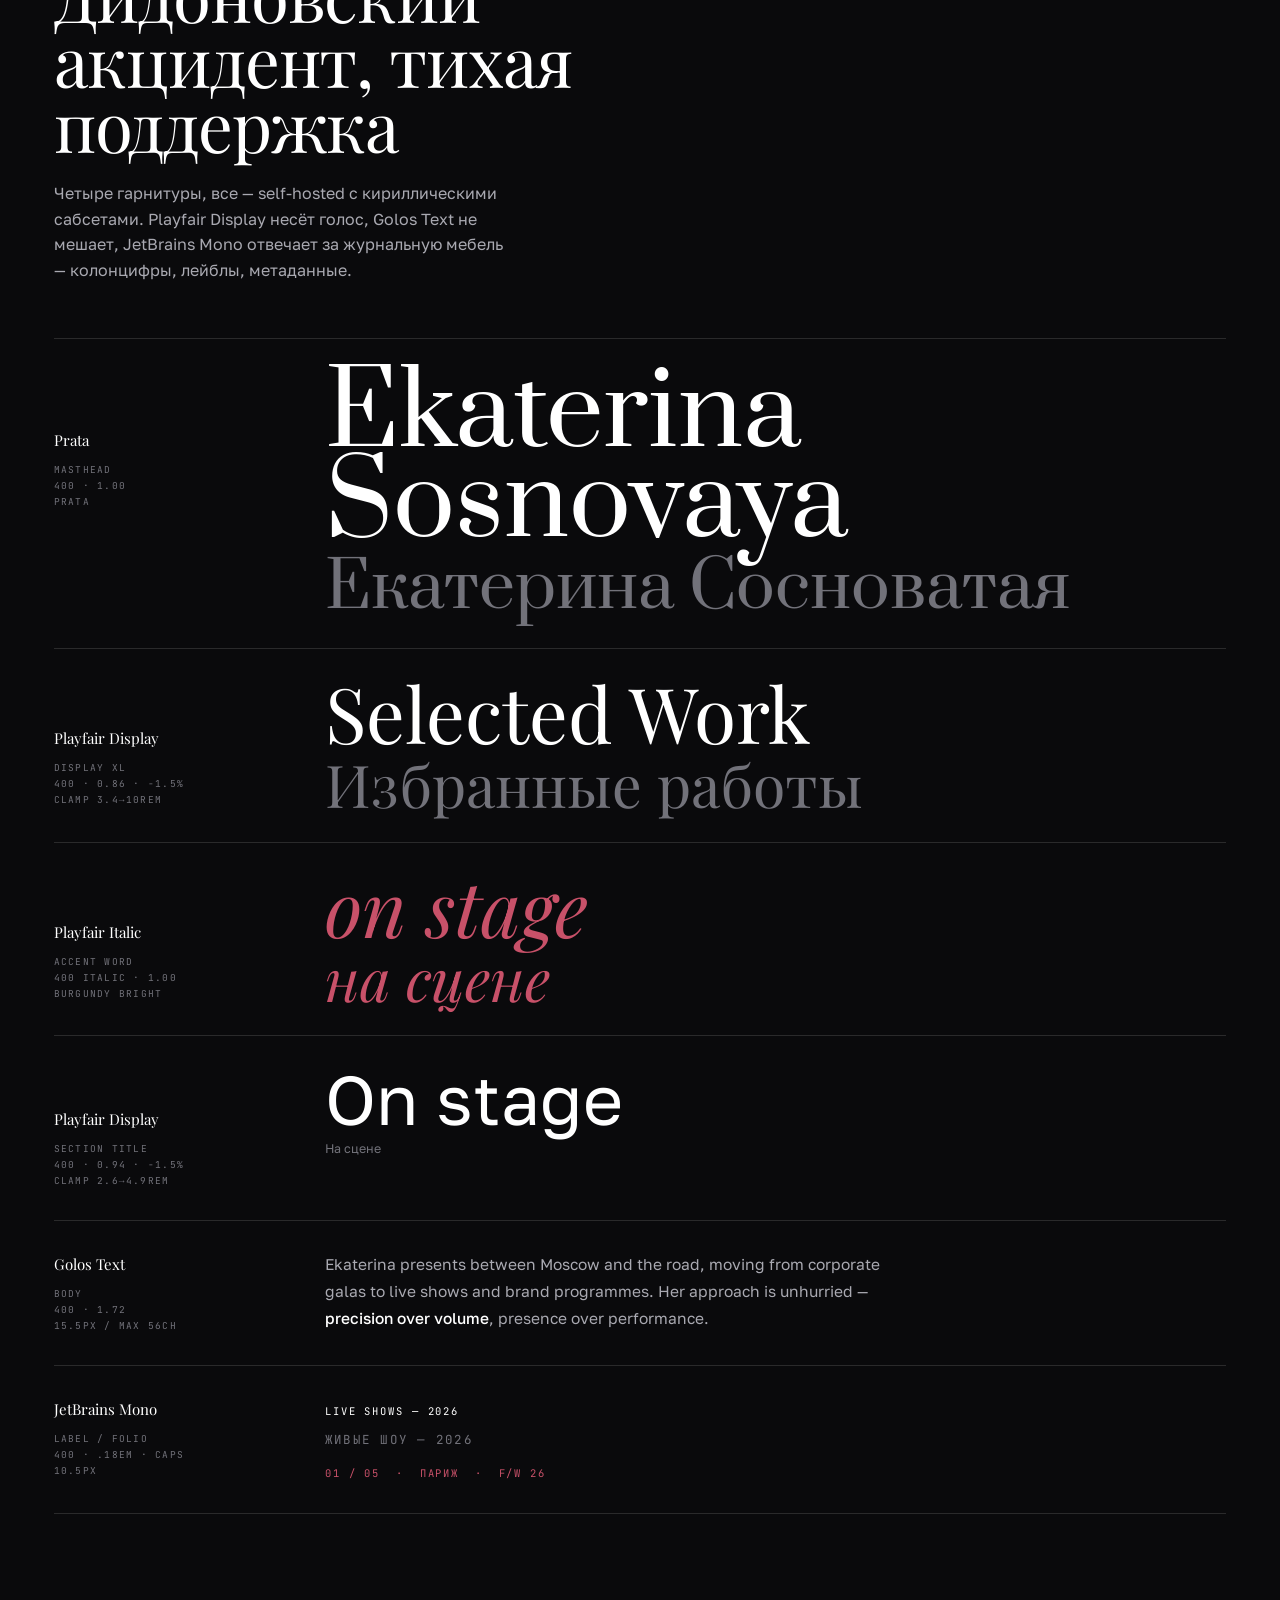
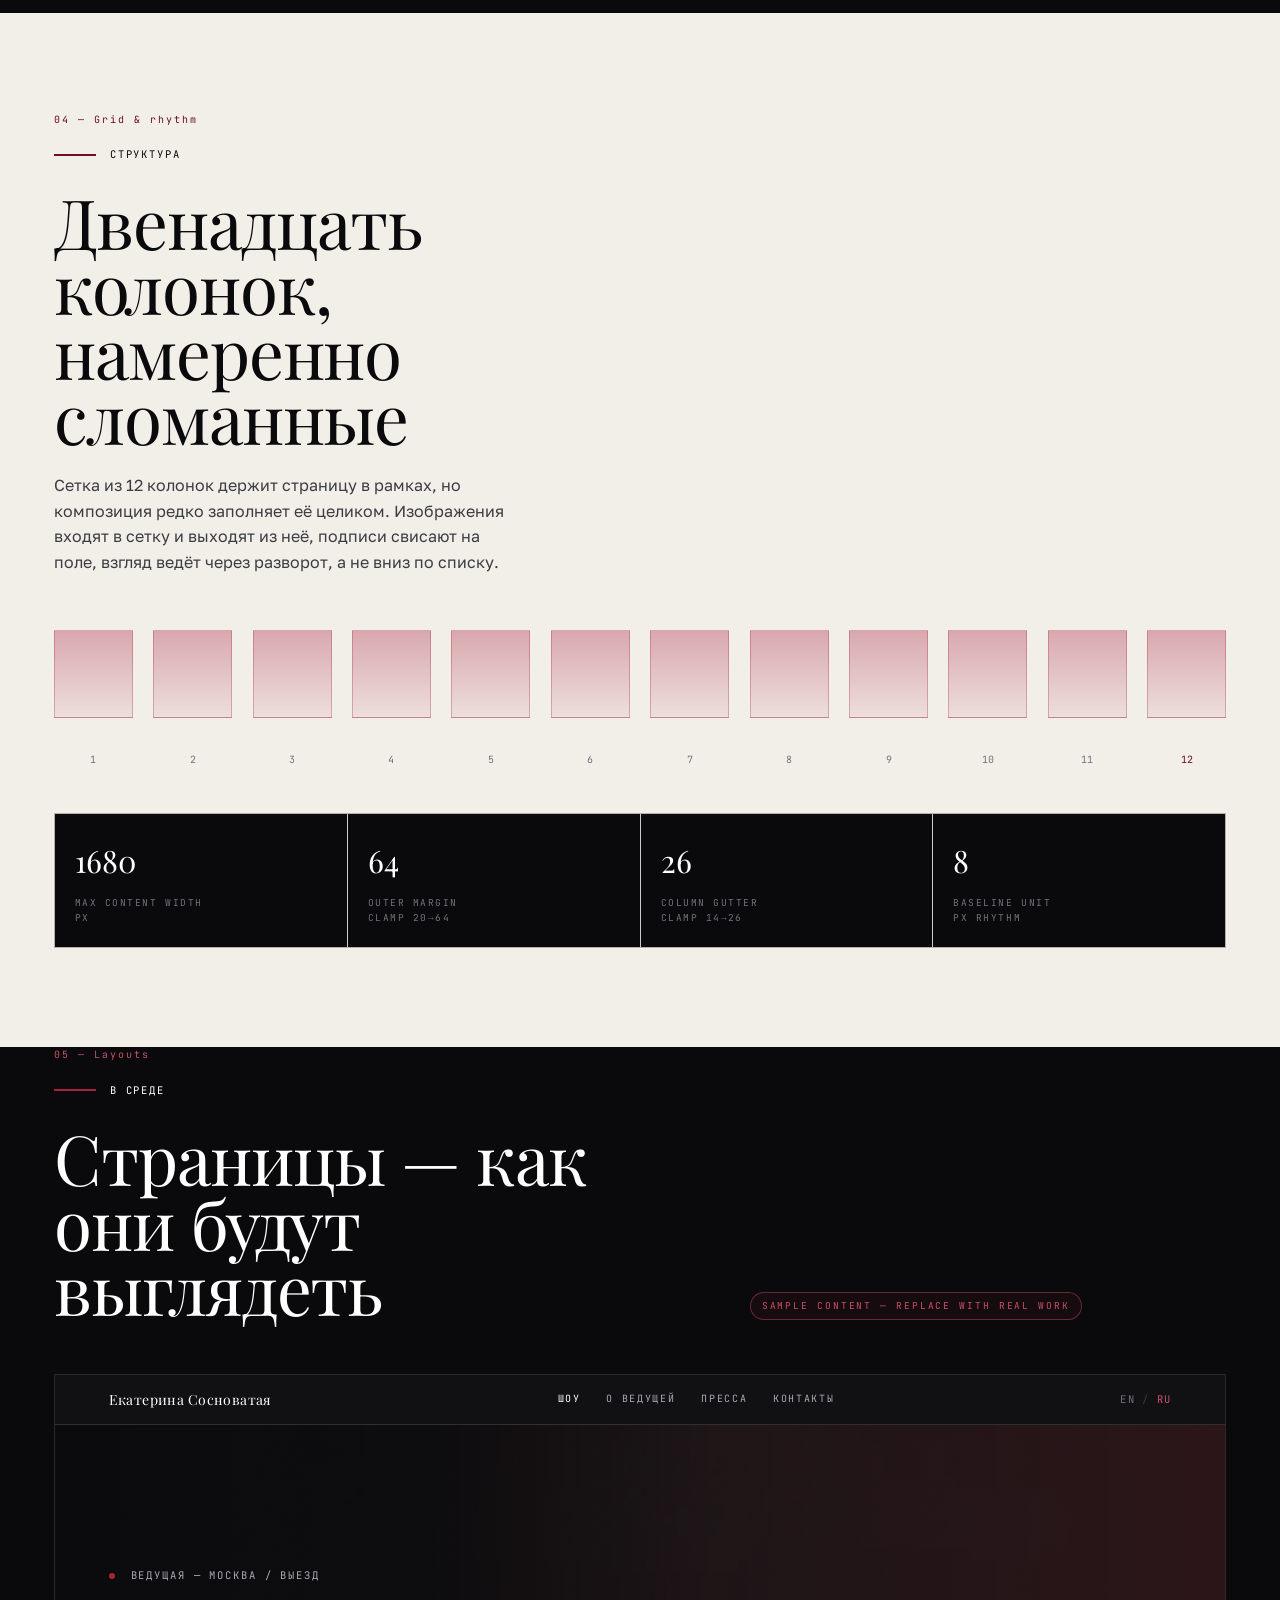
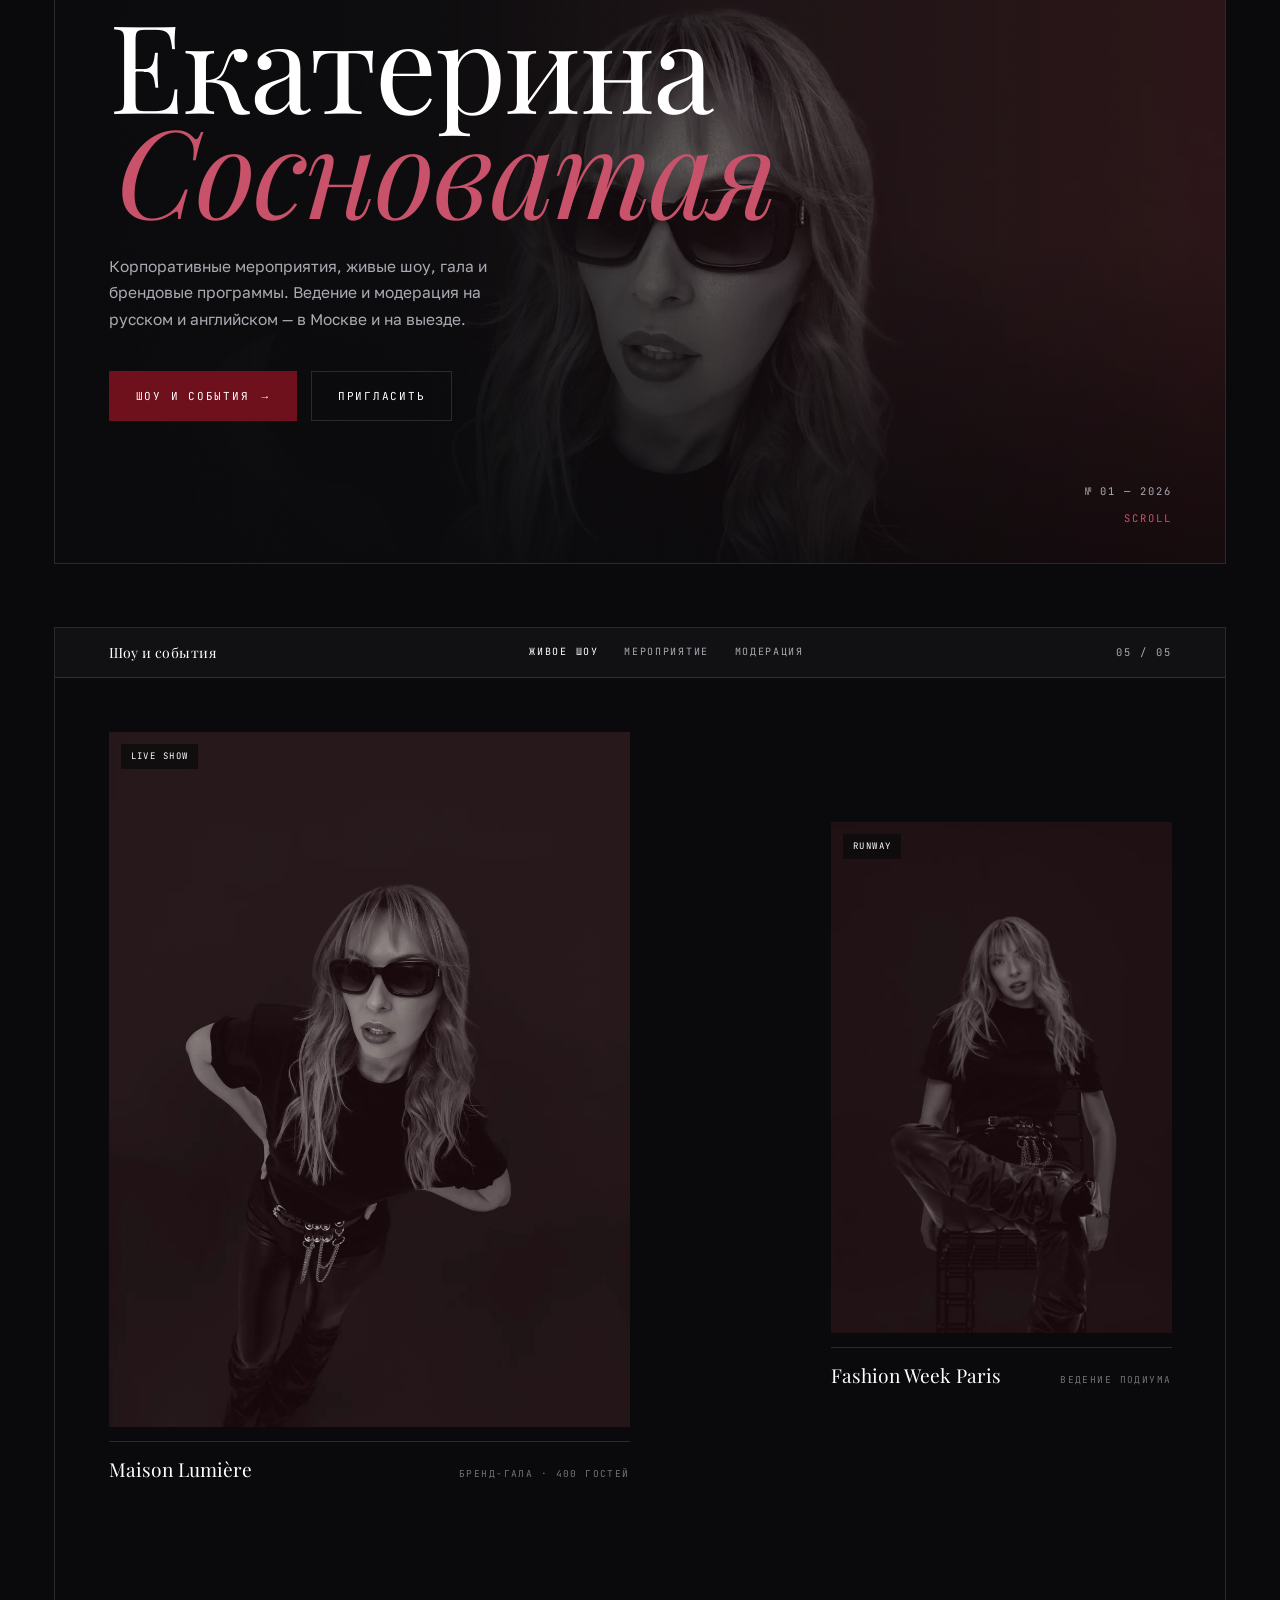
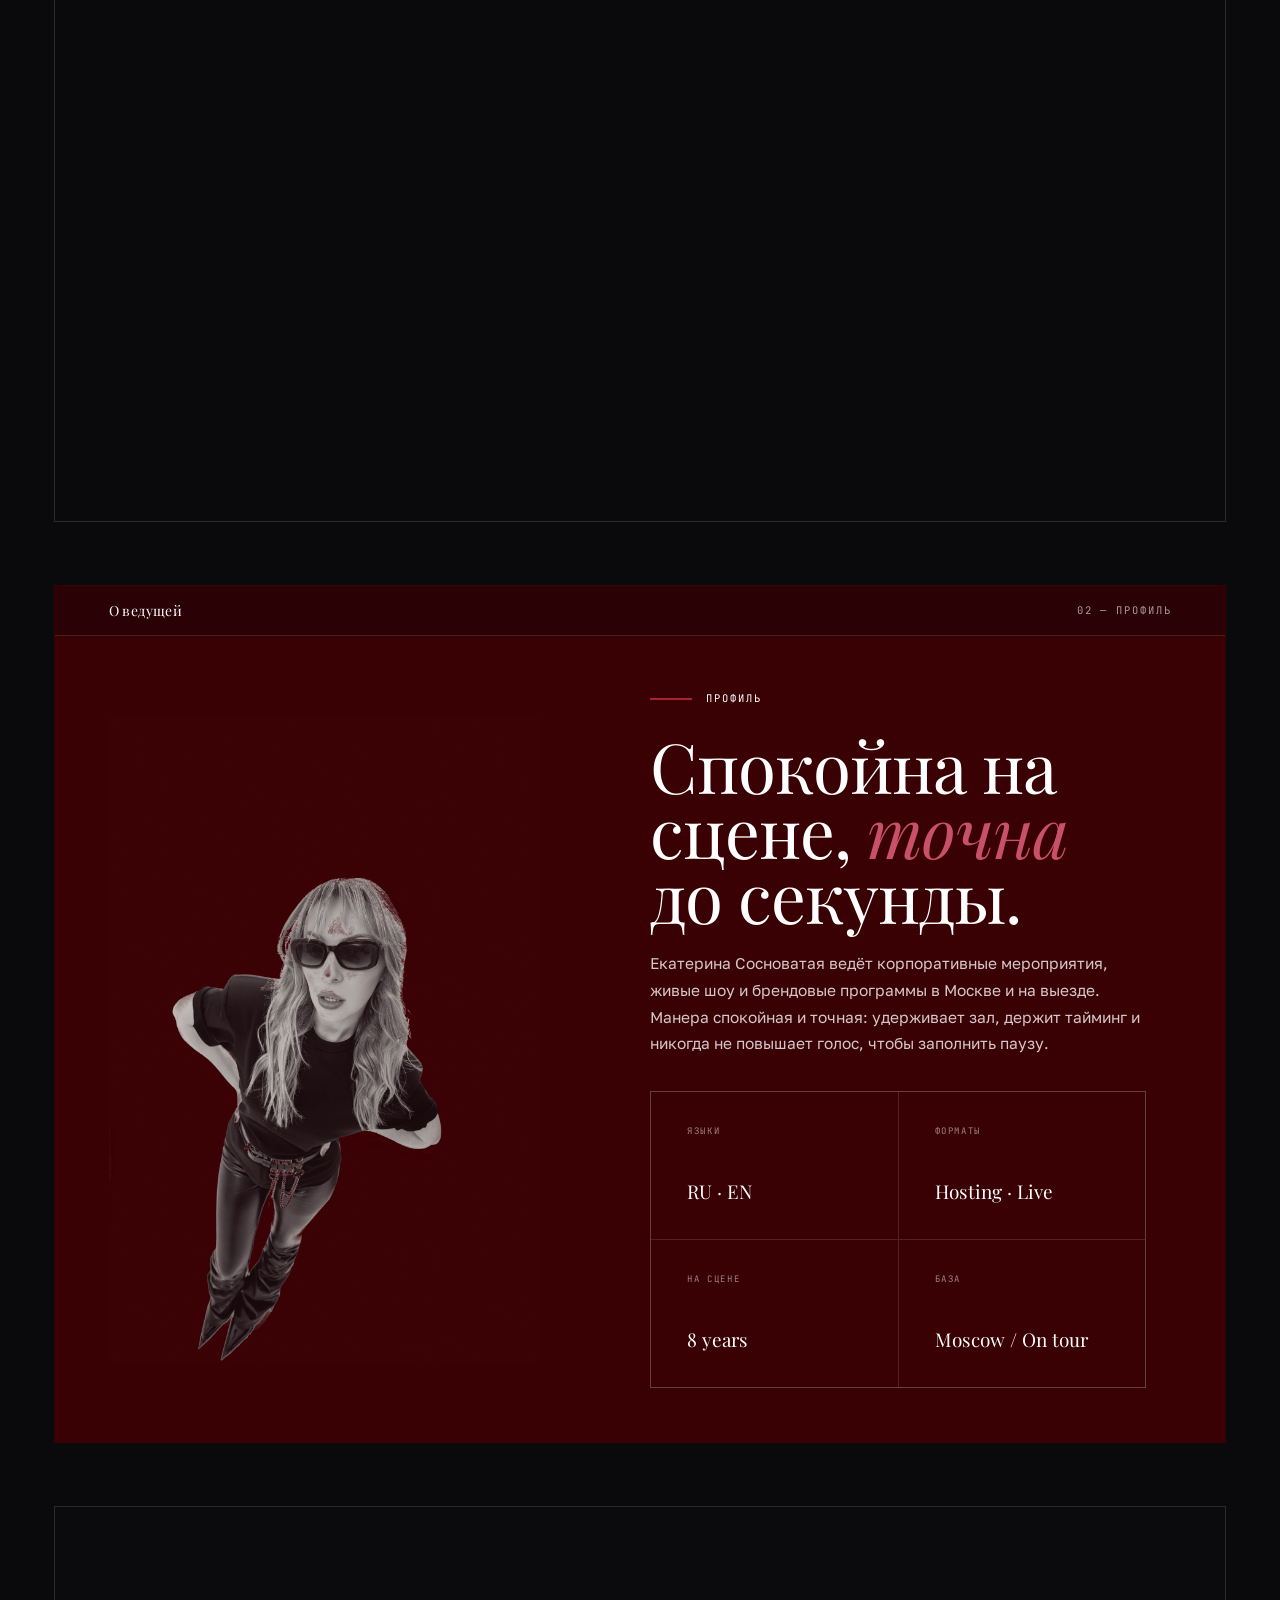
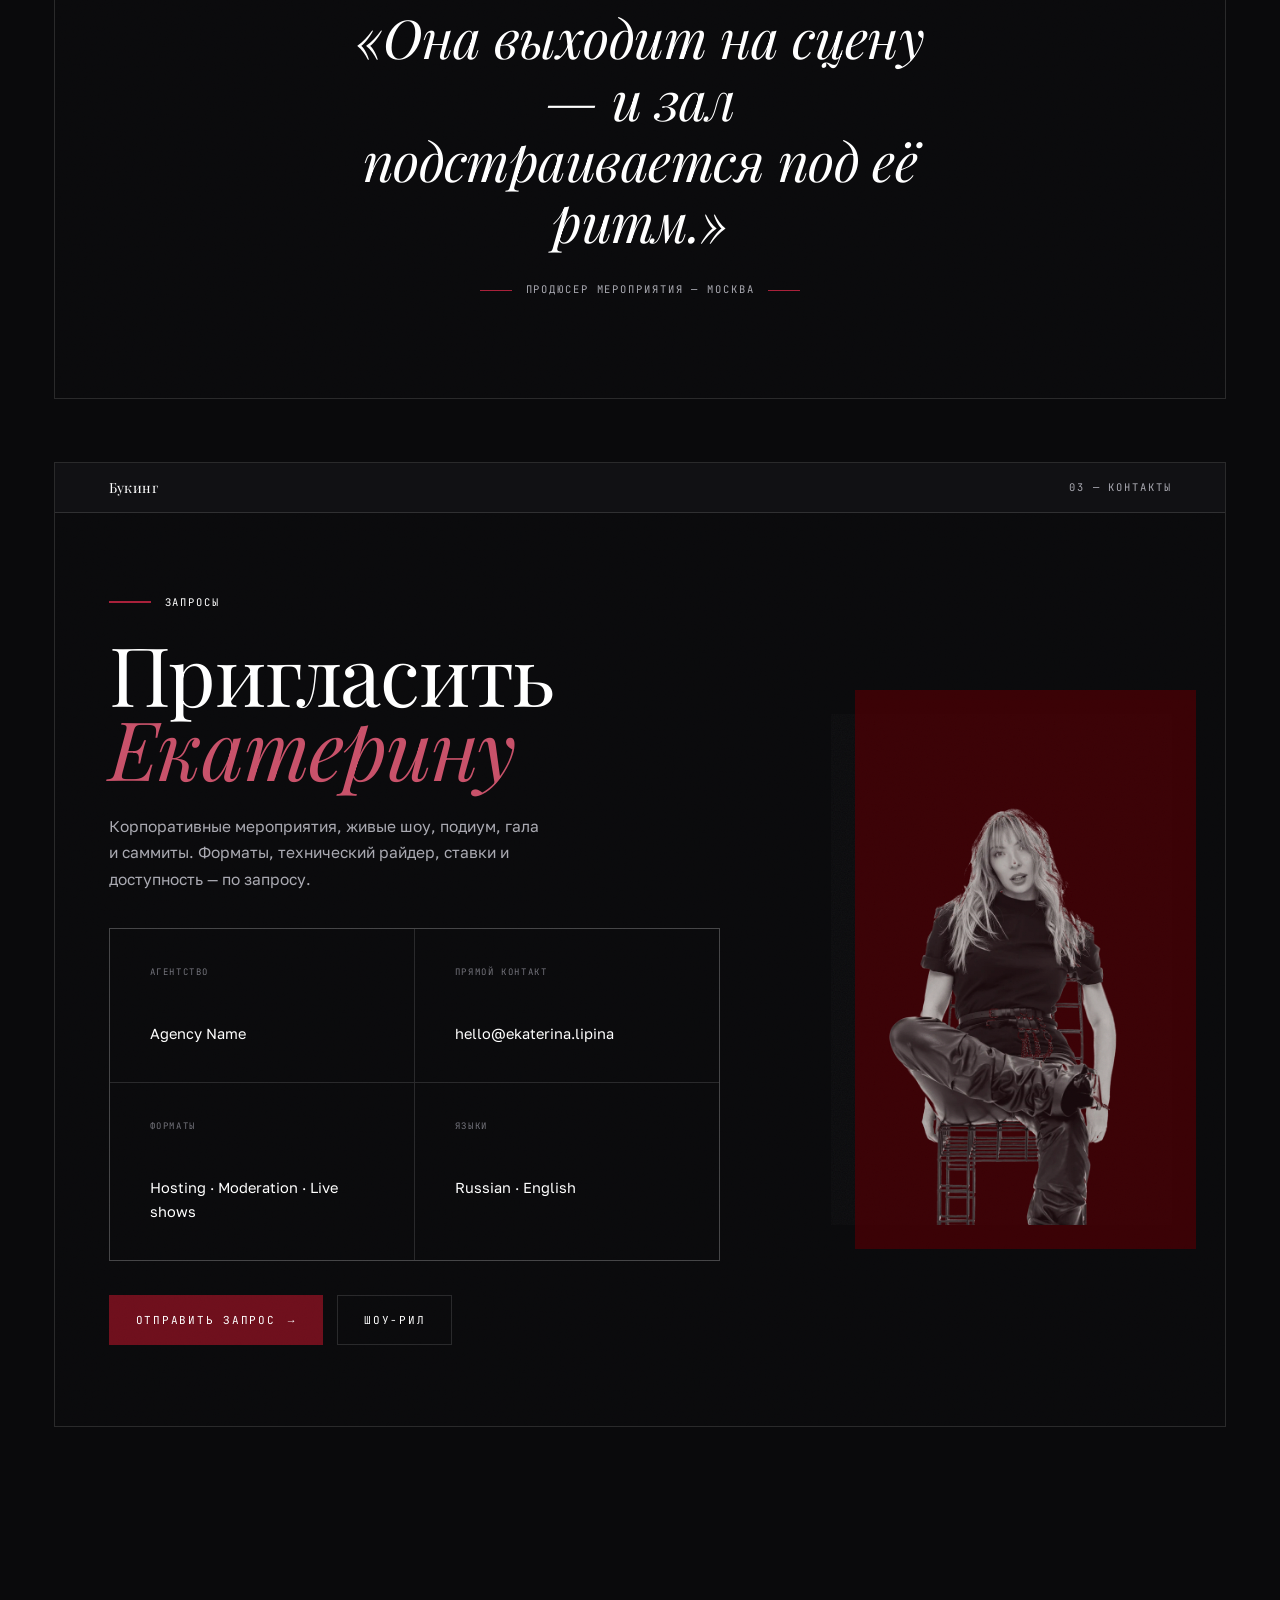
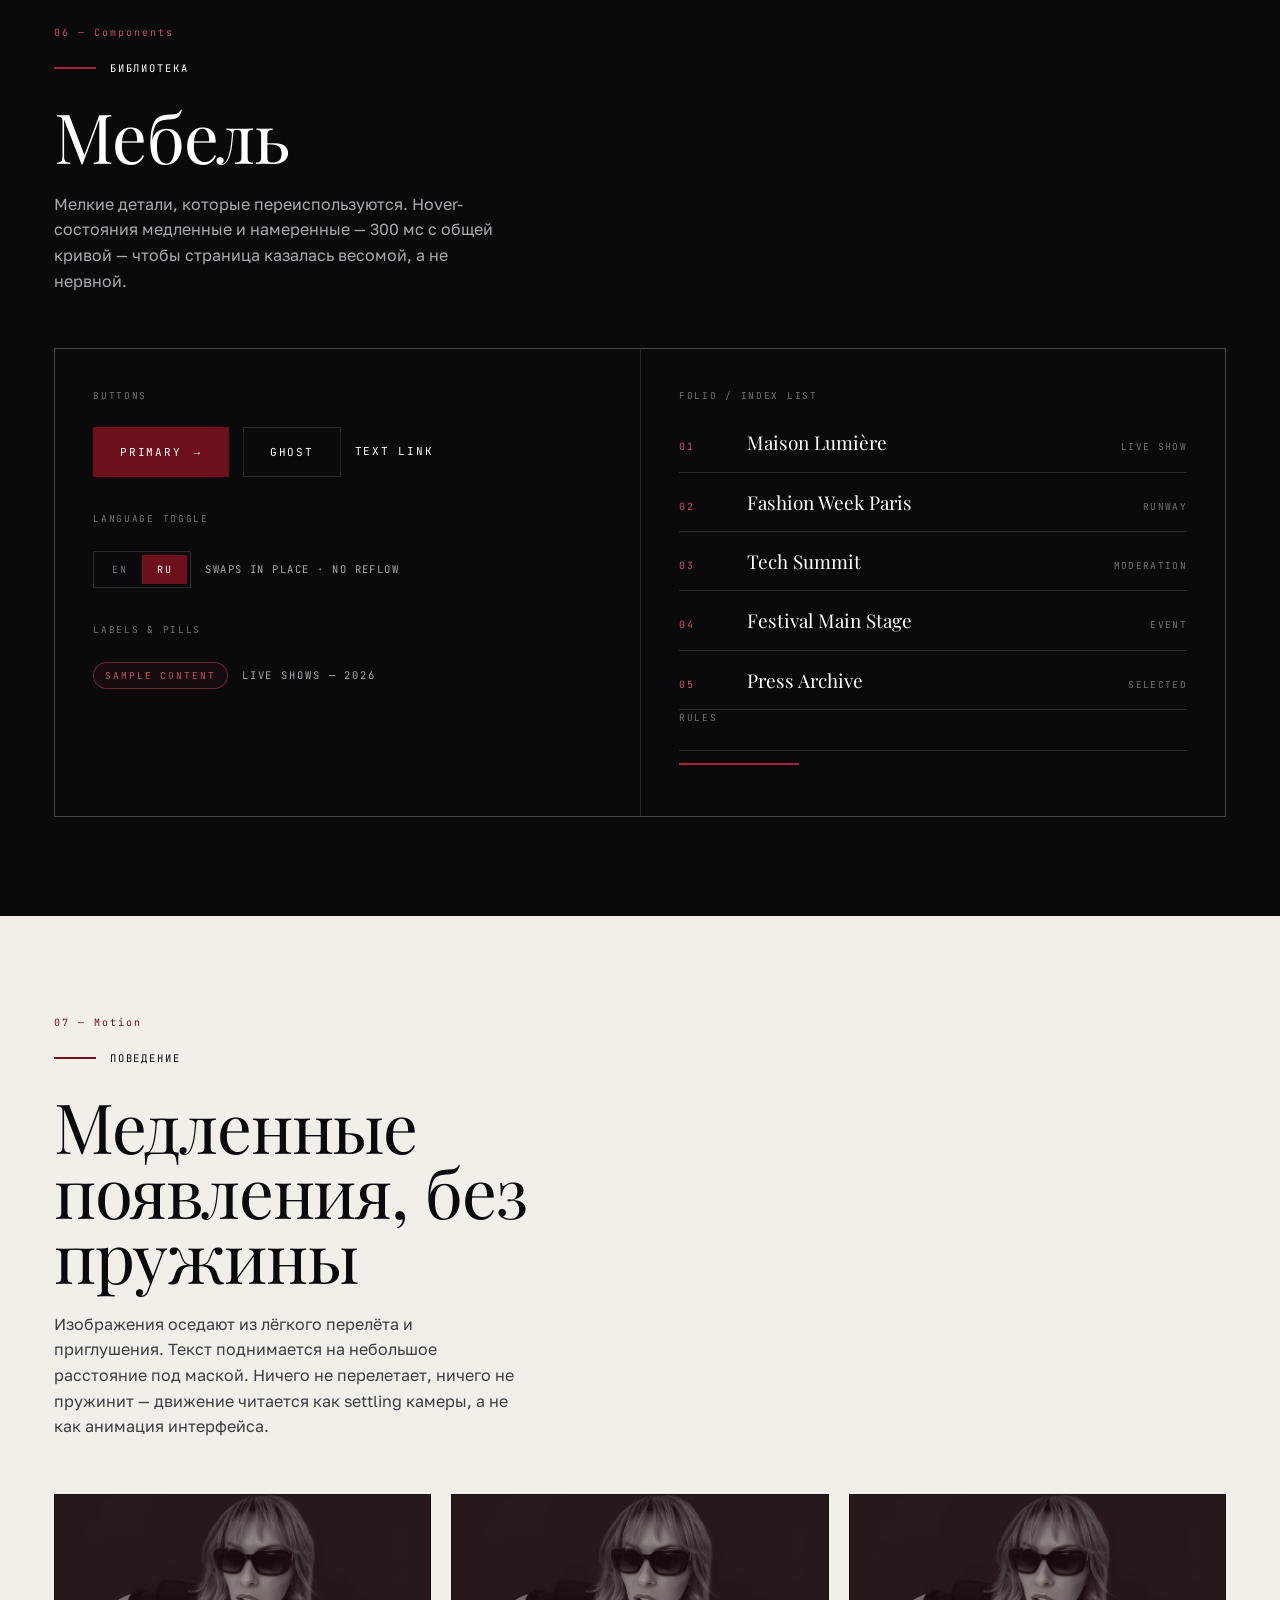
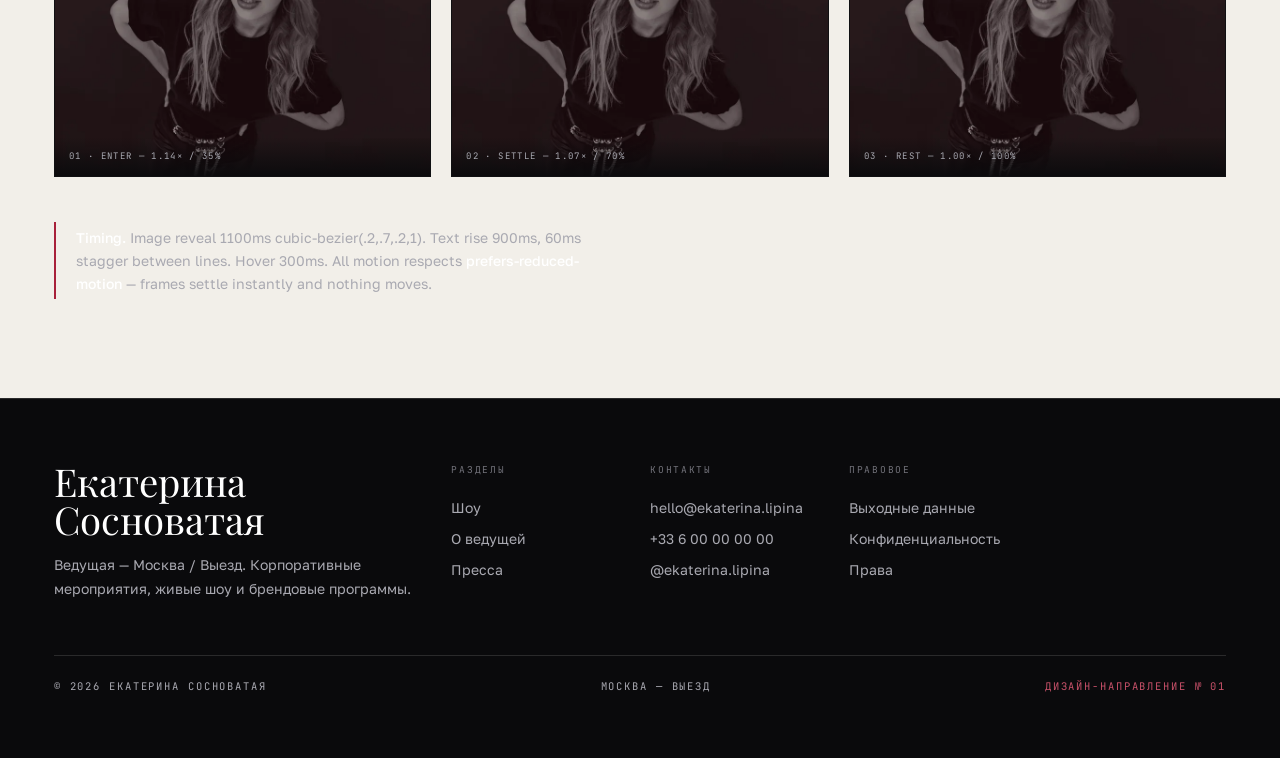
<file: design.html>
<!DOCTYPE html>
<html lang="ru">
<head>
<meta charset="utf-8">
<meta name="viewport" content="width=device-width, initial-scale=1">
<title>Дизайн-направление № 01 — Екатерина Сосноватая</title>
<link rel="icon" href="/favicon.svg" type="image/svg+xml">
<link rel="stylesheet" href="assets/css/fonts.css">
<meta name="description" content="Екатерина Сосноватая — ведущая мероприятий и шоу. Москва / Выезд. Ведение и модерация на русском и английском языках.">
<meta name="theme-color" content="#0A0A0C">
<meta property="og:type" content="profile">
<meta property="og:title" content="Екатерина Сосноватая — Ведущая мероприятий и шоу">
<meta property="og:description" content="Корпоративные мероприятия, живые шоу, гала и брендовые программы. Ведение и модерация на русском и английском языках.">
<meta property="og:url" content="https://ekaterina-lipina.vercel.app/">
<meta property="og:locale" content="ru_RU">
<meta property="og:locale:alternate" content="en_US">
<meta property="og:image" content="https://ekaterina-lipina.vercel.app/assets/img/og-cover.png">
<meta property="og:image:width" content="1200">
<meta property="og:image:height" content="630">
<meta property="og:image:alt" content="Екатерина Сосноватая — ведущая мероприятий и шоу">
<meta name="twitter:card" content="summary_large_image">
<meta name="twitter:title" content="Екатерина Сосноватая — Ведущая мероприятий и шоу">
<meta name="twitter:description" content="Мероприятия, живые шоу и брендовые программы. Москва / Выезд.">
<meta name="twitter:image" content="https://ekaterina-lipina.vercel.app/assets/img/og-cover.png">
<style>
/* ============================================================
   DESIGN TOKENS
   ============================================================ */
:root{
  --ink:#0A0A0C;
  --ink-2:#111114;
  --ink-3:#18181C;
  --paper:#F2EFE9;
  --paper-2:#E7E2D9;
  --white:#FFFFFF;

  --burgundy-deep:#3A0105;   /* sampled from backdrop */
  --burgundy:#6E0F1C;
  --burgundy-bright:#A8203A;
  --accent-text:#C85169;   /* legible burgundy for TEXT on dark */
  --burgundy-wine:#4A0A13;

  --grey-900:#1B1B1F;
  --grey-700:#3C3C43;
  --grey-500:#72727A;
  --grey-300:#A9A9B1;
  --grey-100:#DADADE;

  --line-dark:rgba(255,255,255,.13);
  --line-light:rgba(10,10,12,.14);

  --f-display:'Playfair Display','Times New Roman',serif;
  --f-masthead:'Prata','Playfair Display',serif;
  --f-body:'Golos Text','Helvetica Neue',sans-serif;
  --f-mono:'JetBrains Mono',Consolas,monospace;

  --pad:clamp(20px,4.2vw,64px);
  --gutter:clamp(14px,1.6vw,26px);
  --maxw:1680px;
  --rule:1px;
}

*{box-sizing:border-box;margin:0;padding:0}
html{scroll-behavior:smooth;-webkit-text-size-adjust:100%}
body{
  background:var(--ink);color:var(--white);
  font-family:var(--f-body);font-size:16px;line-height:1.65;
  font-weight:400;-webkit-font-smoothing:antialiased;overflow-x:hidden;
}
img{display:block;max-width:100%}
a{color:inherit;text-decoration:none}
::selection{background:var(--burgundy-bright);color:#fff}

/* film grain — editorial texture */
.grain{position:relative}
.grain::after{
  content:"";position:absolute;inset:0;pointer-events:none;z-index:3;
  background-image:url("data:image/svg+xml,%3Csvg xmlns='http://www.w3.org/2000/svg' width='180' height='180'%3E%3Cfilter id='n'%3E%3CfeTurbulence type='fractalNoise' baseFrequency='0.85' numOctaves='3' stitchTiles='stitch'/%3E%3C/filter%3E%3Crect width='100%25' height='100%25' filter='url(%23n)'/%3E%3C/svg%3E");
  opacity:.045;mix-blend-mode:overlay;
}

/* ============================================================
   PRIMITIVES
   ============================================================ */
.wrap{max-width:var(--maxw);margin:0 auto;padding-left:var(--pad);padding-right:var(--pad)}
.grid12{display:grid;grid-template-columns:repeat(12,minmax(0,1fr));gap:var(--gutter)}

.label{
  font-family:var(--f-mono);font-size:10.5px;font-weight:400;
  letter-spacing:.18em;text-transform:uppercase;color:var(--grey-300);
}
.label--accent{color:var(--accent-text)}
.rule{height:var(--rule);background:var(--line-dark);width:100%}
.rule--accent{background:var(--burgundy-bright);height:2px}
.rule--light{background:var(--line-light)}

h1,h2,h3,h4{font-family:var(--f-display);font-weight:400;line-height:.95;letter-spacing:-.015em}
.h-display{font-size:clamp(3.4rem,9.2vw,10rem);line-height:.86}
.h-1{font-size:clamp(2.6rem,5.4vw,4.9rem);line-height:.94}
.h-2{font-size:clamp(1.9rem,3.5vw,3.1rem);line-height:1}
.h-3{font-size:clamp(1.4rem,2vw,1.95rem);line-height:1.1}
.italic{font-style:italic}
.masthead{font-family:var(--f-masthead);font-weight:400}
.lede{font-size:clamp(1rem,1.25vw,1.16rem);line-height:1.6;color:var(--grey-300);max-width:46ch}
.body-p{font-size:15.5px;line-height:1.72;color:var(--grey-300);max-width:56ch}
.body-p strong{color:var(--white);font-weight:500}

.kicker{display:flex;align-items:center;gap:14px;margin-bottom:26px}
.kicker::before{content:"";width:42px;height:2px;background:var(--burgundy-bright);flex:none}
.kicker .label{color:var(--white)}

.pill{
  display:inline-flex;align-items:center;gap:8px;
  font-family:var(--f-mono);font-size:9.5px;letter-spacing:.2em;text-transform:uppercase;
  color:var(--accent-text);border:1px solid rgba(200,81,105,.45);
  padding:5px 11px;border-radius:999px;background:rgba(168,32,58,.08);
}

/* buttons */
.btn{
  display:inline-flex;align-items:center;gap:12px;
  font-family:var(--f-mono);font-size:11px;letter-spacing:.16em;text-transform:uppercase;
  padding:15px 26px;border:1px solid var(--line-dark);background:transparent;color:var(--white);
  cursor:pointer;transition:background .35s cubic-bezier(.2,.7,.2,1),border-color .35s,color .35s;
}
.btn:hover{background:var(--white);color:var(--ink);border-color:var(--white)}
.btn--primary{background:var(--burgundy);border-color:var(--burgundy);color:#fff}
.btn--primary:hover{background:var(--burgundy-bright);border-color:var(--burgundy-bright);color:#fff}
.btn .arw{transition:transform .35s cubic-bezier(.2,.7,.2,1)}
.btn:hover .arw{transform:translateX(5px)}

.link-u{position:relative;display:inline-block;padding-bottom:2px}
.link-u::after{content:"";position:absolute;left:0;bottom:0;height:1px;width:100%;background:currentColor;transform:scaleX(0);transform-origin:right;transition:transform .45s cubic-bezier(.2,.7,.2,1)}
.link-u:hover::after{transform:scaleX(1);transform-origin:left}

/* ============================================================
   DOC CHROME — side rail + progress
   ============================================================ */
.rail{
  position:fixed;left:26px;top:50%;transform:translateY(-50%);z-index:40;
  display:flex;flex-direction:column;gap:14px;
}
.rail a{width:5px;height:5px;border-radius:50%;background:var(--grey-700);transition:all .35s}
.rail a.on{background:var(--burgundy-bright);transform:scale(1.7)}
.rail a:hover{background:var(--grey-300)}

.docbar{
  position:fixed;top:0;left:0;right:0;z-index:50;
  display:flex;align-items:center;justify-content:space-between;
  padding:14px var(--pad);
  background:rgba(10,10,12,.78);backdrop-filter:blur(14px);
  border-bottom:1px solid var(--line-dark);
}
.docbar .mark{font-family:var(--f-display);font-size:15px;letter-spacing:.04em;white-space:nowrap;min-width:0}
.docbar .mid{font-family:var(--f-mono);font-size:10px;letter-spacing:.2em;text-transform:uppercase;color:var(--grey-500)}
.docbar .rgt{display:flex;align-items:center;gap:20px;flex:none}
.lang{display:flex;align-items:center;gap:7px;font-family:var(--f-mono);font-size:10.5px;letter-spacing:.14em}
.lang button{
  background:none;border:0;color:var(--grey-500);cursor:pointer;font-family:inherit;font-size:inherit;
  letter-spacing:inherit;padding:2px 0;transition:color .3s;
}
.lang button.on{color:var(--accent-text)}
.lang button:hover{color:var(--white)}
.lang .sep{color:var(--grey-700)}

.progress{position:fixed;top:0;left:0;height:2px;background:var(--burgundy-bright);z-index:60;width:0}

/* ============================================================
   COVER
   ============================================================ */
.cover{
  min-height:100vh;min-height:100dvh;display:flex;flex-direction:column;
  justify-content:space-between;position:relative;overflow:hidden;
  background:var(--ink);padding-top:64px;
}
.cover__img{
  position:absolute;inset:0 0 0 46%;z-index:0;overflow:hidden;
}
.cover__img img{width:100%;height:100%;object-fit:cover;object-position:50% 28%;filter:contrast(1.06)}
.cover__img::after{
  content:"";position:absolute;inset:0;
  background:linear-gradient(90deg,var(--ink) 0%,rgba(10,10,12,.95) 26%,rgba(10,10,12,.5) 46%,rgba(58,1,5,.16) 100%);
}
.cover__body{position:relative;z-index:2;flex:1;display:flex;flex-direction:column;justify-content:center;padding-top:6vh;padding-bottom:6vh;min-width:0;width:100%}
.cover__meta{display:flex;gap:28px;flex-wrap:wrap;align-items:baseline;margin-bottom:clamp(18px,3vh,34px);min-width:0}
.cover__meta .label{overflow-wrap:anywhere;min-width:0}
.cover__title{margin-bottom:clamp(20px,3.4vh,40px);min-width:0}
.cover__title span{display:block}
.cover__title .accent{color:var(--accent-text);font-style:italic}
.cover__foot{
  position:relative;z-index:2;border-top:1px solid var(--line-dark);
  padding-top:22px;padding-bottom:22px;display:grid;grid-template-columns:repeat(4,minmax(0,1fr));gap:var(--gutter);
  width:100%;
}
.cover__foot .cell{display:flex;flex-direction:column;gap:7px;min-width:0}
.cover__foot .v{font-family:var(--f-display);font-size:15px;overflow-wrap:anywhere}

/* ============================================================
   SECTION SHELL
   ============================================================ */
.sec{padding:clamp(72px,11vh,140px) 0;position:relative}
.sec--paper{background:var(--paper);color:var(--ink);--accent-text:#6E0F1C}
.sec--paper .label{color:var(--grey-500)}
.sec--paper .lede,.sec--paper .body-p{color:var(--grey-700)}
.sec--paper .body-p strong{color:var(--ink)}
.sec--paper .rule{background:var(--line-light)}
.sec--paper .mf{border-color:var(--line-light)}
.sec--paper .metrics{background:var(--line-light);border-color:var(--line-light)}
.sec--paper .kicker::before{background:var(--burgundy)}
.sec--paper .kicker .label{color:var(--ink)}

.sec__head{display:grid;grid-template-columns:repeat(12,minmax(0,1fr));gap:var(--gutter);margin-bottom:clamp(40px,6vh,72px)}
.sec__head .lead{grid-column:1/7;min-width:0}
.sec__head .side{grid-column:8/13;display:flex;align-items:flex-end;min-width:0}
.sec__num{font-family:var(--f-mono);font-size:10px;letter-spacing:.2em;color:var(--accent-text);margin-bottom:18px}

/* ============================================================
   PRINCIPLES
   ============================================================ */
.principles{display:grid;grid-template-columns:repeat(3,minmax(0,1fr));gap:1px;background:var(--line-dark);border:1px solid var(--line-dark)}
.principle{background:var(--ink);padding:clamp(26px,3vw,44px)}
.principle .n{font-family:var(--f-mono);font-size:10px;letter-spacing:.2em;color:var(--accent-text);margin-bottom:22px;display:block}
.principle h3{margin-bottom:14px}
.principle p{font-size:14.5px;line-height:1.7;color:var(--grey-300)}

/* ============================================================
   PALETTE
   ============================================================ */
.swatches{display:grid;grid-template-columns:repeat(4,minmax(0,1fr));gap:1px;background:var(--line-dark);border:1px solid var(--line-dark)}
.sw{background:var(--paper);padding:0;display:flex;flex-direction:column}
.sw__chip{height:clamp(90px,11vw,150px);display:flex;align-items:flex-end;justify-content:flex-end;padding:12px;border-bottom:1px solid var(--line-light)}
.sw__chip .hex{font-family:var(--f-mono);font-size:10px;letter-spacing:.1em;color:rgba(255,255,255,.72);mix-blend-mode:difference}
.sw__body{padding:16px 18px 20px;display:flex;flex-direction:column;gap:6px}
.sw__body .nm{font-family:var(--f-display);font-size:17px;color:var(--ink)}
.sw__body .rl{font-family:var(--f-mono);font-size:9.5px;letter-spacing:.14em;text-transform:uppercase;color:var(--grey-500)}
.sw__body .us{font-size:13px;color:var(--grey-700);line-height:1.5;margin-top:4px}
.sw--light{background:var(--paper)}
.sw--light .sw__body .rl{color:var(--grey-500)}
.sw--light .sw__body .us{color:var(--grey-700)}

.usage{display:grid;grid-template-columns:repeat(12,minmax(0,1fr));gap:var(--gutter);margin-top:clamp(36px,5vh,64px)}
.usage__bar{display:flex;height:34px;border:1px solid var(--line-light);overflow:hidden}
.usage__bar i{display:block;height:100%;box-shadow:inset -1px 0 0 var(--line-light)}
.sec--paper .usage__key .k span{color:var(--grey-700)}
.sec--paper .usage__key .k b{color:var(--ink)}
.sec--paper .usage__key .dot{border:1px solid var(--line-light)}
.usage__key{display:grid;grid-template-columns:repeat(12,minmax(0,1fr));gap:var(--gutter);margin-top:16px}
.usage__key .k{grid-column:span 3;display:flex;gap:10px;align-items:flex-start;min-width:0}
.usage__key .dot{width:9px;height:9px;flex:none;margin-top:5px}
.usage__key .k span{font-family:var(--f-mono);font-size:10px;letter-spacing:.12em;text-transform:uppercase;color:var(--grey-300);line-height:1.6}
.usage__key .k b{display:block;color:var(--white);font-weight:400}

/* ============================================================
   TYPE SPECIMEN
   ============================================================ */
.spec{border-top:1px solid var(--line-dark)}
.spec__row{
  display:grid;grid-template-columns:220px 1fr;gap:clamp(20px,4vw,64px);
  padding:clamp(26px,3.4vh,46px) 0;border-bottom:1px solid var(--line-dark);align-items:baseline;
}
.spec__meta{display:flex;flex-direction:column;gap:9px}
.spec__meta .nm{font-family:var(--f-display);font-size:15px;color:var(--white)}
.spec__meta .det{font-family:var(--f-mono);font-size:9.5px;letter-spacing:.13em;text-transform:uppercase;color:var(--grey-500);line-height:1.7}
.spec__sample{min-width:0}
.spec__sample .ru{font-size:.78em;color:var(--grey-500);margin-top:10px}

/* ============================================================
   GRID DIAGRAM
   ============================================================ */
.gridviz{display:grid;grid-template-columns:repeat(12,minmax(0,1fr));gap:var(--gutter);margin-bottom:34px}
.gridviz div{background:linear-gradient(180deg,rgba(168,32,58,.34),rgba(168,32,58,.08));border:1px solid rgba(168,32,58,.3);height:88px}
.gm{display:grid;grid-template-columns:repeat(12,minmax(0,1fr));gap:var(--gutter);margin-top:8px}
.gm span{font-family:var(--f-mono);font-size:10px;color:var(--grey-500);text-align:center}
.gm span.hi{color:var(--accent-text)}

.metrics{display:grid;grid-template-columns:repeat(4,minmax(0,1fr));gap:1px;background:var(--line-dark);border:1px solid var(--line-dark);margin-top:clamp(32px,5vh,56px)}
.metric{background:var(--ink);padding:22px 20px;color:var(--white)}
.metric .v{font-family:var(--f-display);font-size:clamp(1.4rem,2.4vw,2.1rem);margin-bottom:8px;color:var(--white)}
.metric .k{font-family:var(--f-mono);font-size:9.5px;letter-spacing:.16em;text-transform:uppercase;color:var(--grey-500);line-height:1.6}

/* ============================================================
   LIVE MOCKUPS
   ============================================================ */
.mock{border:1px solid var(--line-dark);overflow:hidden;background:var(--ink)}
.mock__bar{
  display:flex;align-items:center;justify-content:space-between;gap:20px;
  padding:13px var(--pad);border-bottom:1px solid var(--line-dark);background:var(--ink-2);
  flex-wrap:wrap;
}
.mock__nav{display:flex;gap:clamp(14px,2vw,34px);min-width:0;flex-wrap:wrap}
.mock__nav a{font-family:var(--f-mono);font-size:10px;letter-spacing:.17em;text-transform:uppercase;color:var(--grey-300);transition:color .3s}
.mock__nav a:hover{color:var(--accent-text)}
.mock__nav a.on{color:var(--white)}
.mock__logo{font-family:var(--f-display);font-size:14px;letter-spacing:.03em;white-space:nowrap}
.mock__right{display:flex;align-items:center;gap:18px}

.hero{
  position:relative;min-height:clamp(560px,82vh,860px);
  display:grid;grid-template-columns:1fr;overflow:hidden;
}
.hero__bg{position:absolute;inset:0;z-index:0;overflow:hidden}
.hero__bg img{width:100%;height:100%;object-fit:cover;object-position:68% 24%;transform:scale(1.04)}
.hero__bg::after{
  content:"";position:absolute;inset:0;
  background:
    linear-gradient(90deg,var(--ink) 0%,rgba(10,10,12,.92) 32%,rgba(10,10,12,.36) 56%,rgba(58,1,5,.18) 100%),
    linear-gradient(0deg,rgba(10,10,12,.88) 0%,transparent 44%);
}
.hero__in{position:relative;z-index:2;display:grid;grid-template-columns:repeat(12,minmax(0,1fr));gap:var(--gutter);align-content:center;padding:clamp(48px,9vh,110px) var(--pad)}
.hero__copy{grid-column:1/9;max-width:900px;min-width:0}
.hero__eyebrow{display:flex;align-items:center;gap:16px;margin-bottom:clamp(16px,3vh,30px)}
.hero__eyebrow .dot{width:6px;height:6px;background:var(--burgundy-bright);border-radius:50%}
.hero__title{font-size:clamp(3rem,9.6vw,9.6rem);line-height:.85;margin-bottom:clamp(22px,3.6vh,40px);overflow-wrap:break-word}
.hero__title .ln{display:block}
.hero__title .ac,.hero__title .accent{color:var(--accent-text);font-style:italic;padding-left:.06em}
.hero__row{display:flex;gap:clamp(18px,3vw,44px);align-items:flex-end;flex-wrap:wrap}
.hero__row .body-p{max-width:40ch}
.hero__cta{display:flex;gap:14px;flex-wrap:wrap}
.hero__folio{
  position:absolute;right:var(--pad);bottom:clamp(22px,4vh,44px);z-index:2;
  display:flex;flex-direction:column;align-items:flex-end;gap:9px;text-align:right;
}

/* work grid */
.works{display:grid;grid-template-columns:repeat(12,minmax(0,1fr));gap:clamp(26px,4vw,58px) var(--gutter);padding:clamp(34px,6vh,72px) var(--pad)}
.work{position:relative}
.work--a{grid-column:1/7}
.work--b{grid-column:9/13;margin-top:clamp(30px,7vw,110px)}
.work--c{grid-column:3/9;margin-top:clamp(-10px,1vw,20px)}
.work--d{grid-column:10/13;margin-top:clamp(20px,5vw,80px)}
.work__frame{position:relative;overflow:hidden;background:var(--ink-3)}
.work__frame img{width:100%;height:100%;object-fit:cover;transition:transform 1.1s cubic-bezier(.2,.7,.2,1),filter .6s}
.work:hover .work__frame img{transform:scale(1.035)}
.work__tag{
  position:absolute;top:12px;left:12px;z-index:2;
  background:rgba(10,10,12,.72);backdrop-filter:blur(6px);
  font-family:var(--f-mono);font-size:9px;letter-spacing:.16em;text-transform:uppercase;
  padding:5px 10px;color:#fff;
}
.work__body{display:flex;justify-content:space-between;gap:16px;align-items:baseline;margin-top:14px;padding-top:12px;border-top:1px solid var(--line-dark);min-width:0}
.work__body .t{font-family:var(--f-display);font-size:clamp(1.05rem,1.5vw,1.4rem);min-width:0;overflow-wrap:anywhere}
.work__body .m{font-family:var(--f-mono);font-size:9.5px;letter-spacing:.15em;text-transform:uppercase;color:var(--grey-500);white-space:nowrap}

/* about */
.about{display:grid;grid-template-columns:repeat(12,minmax(0,1fr));gap:var(--gutter);align-items:center;padding:clamp(34px,6vh,72px) var(--pad)}
.about__art{grid-column:1/6;position:relative}
.about__art .bg{position:absolute;inset:0;background:var(--burgundy-deep)}
.about__art img{position:relative;width:100%;mix-blend-mode:normal}
.about__copy{grid-column:7/13;padding-right:clamp(0px,2vw,30px);min-width:0}
.about__copy h2{margin-bottom:22px}
.about__copy p{margin-bottom:18px}
.about__stats{display:grid;grid-template-columns:repeat(2,minmax(0,1fr));gap:1px;background:var(--line-dark);border:1px solid var(--line-dark);margin-top:34px}
.about__stats div{background:var(--burgundy-deep);padding:16px 18px}
.about__stats .k{font-family:var(--f-mono);font-size:9px;letter-spacing:.18em;text-transform:uppercase;color:rgba(255,255,255,.5)}
.about__stats .v{font-family:var(--f-display);font-size:19px;margin-top:5px}

/* bookings */
.book{position:relative;padding:clamp(48px,9vh,120px) var(--pad);overflow:hidden}
.book__grid{display:grid;grid-template-columns:repeat(12,minmax(0,1fr));gap:var(--gutter);align-items:center;position:relative;z-index:2}
.book__copy{grid-column:1/8;min-width:0}
.book__art{grid-column:9/13;justify-self:end;width:100%;max-width:420px;position:relative}
.book__art::before{content:"";position:absolute;inset:-24px -24px -24px 24px;background:var(--burgundy-deep);z-index:-1}
.book__art img{width:100%}
.book__title{font-size:clamp(2.6rem,6.4vw,6rem);line-height:.9;margin-bottom:28px}
.book__title .ac{color:var(--accent-text);font-style:italic}
.book__list{display:grid;grid-template-columns:repeat(2,minmax(0,1fr));gap:1px;background:var(--line-dark);border:1px solid var(--line-dark);margin-top:36px;max-width:640px}
.book__list div{background:var(--ink);padding:18px 20px}
.book__list .k{font-family:var(--f-mono);font-size:9px;letter-spacing:.18em;text-transform:uppercase;color:var(--grey-500)}
.book__list .v{font-size:14.5px;margin-top:6px;color:var(--white);overflow-wrap:anywhere}
.book__list .v a:hover{color:var(--accent-text)}

/* pull quote */
.quote{padding:clamp(60px,11vh,140px) 0;text-align:center}
.quote blockquote{
  font-family:var(--f-display);font-style:italic;font-weight:400;
  font-size:clamp(1.7rem,4.2vw,3.9rem);line-height:1.14;letter-spacing:-.01em;
  max-width:20ch;margin:0 auto;
}
.quote .by{margin-top:30px;display:flex;justify-content:center;gap:14px;align-items:center}
.quote .by::before,.quote .by::after{content:"";width:32px;height:1px;background:var(--burgundy-bright)}

/* ============================================================
   COMPONENTS
   ============================================================ */
.comps{display:grid;grid-template-columns:repeat(2,minmax(0,1fr));gap:1px;background:var(--line-dark);border:1px solid var(--line-dark)}
.comp{background:var(--ink);padding:clamp(24px,3vw,40px)}
.comp__lbl{font-family:var(--f-mono);font-size:9.5px;letter-spacing:.18em;text-transform:uppercase;color:var(--grey-500);margin-bottom:24px}
.comp__row{display:flex;gap:14px;flex-wrap:wrap;align-items:center}
.comp__row + .comp__lbl{margin-top:34px}

.folio-row{display:flex;flex-direction:column;gap:14px}
.folio{display:flex;align-items:baseline;gap:16px;border-bottom:1px solid var(--line-dark);padding-bottom:13px}
.folio .n{font-family:var(--f-mono);font-size:10px;letter-spacing:.18em;color:var(--accent-text);width:52px;flex:none}
.folio .t{font-family:var(--f-display);font-size:19px;flex:1}
.folio .m{font-family:var(--f-mono);font-size:9.5px;letter-spacing:.14em;text-transform:uppercase;color:var(--grey-500)}

.tog{display:inline-flex;border:1px solid var(--line-dark);padding:3px}
.tog button{
  background:none;border:0;color:var(--grey-500);cursor:pointer;
  font-family:var(--f-mono);font-size:10px;letter-spacing:.15em;padding:8px 15px;transition:all .3s;
}
.tog button.on{background:var(--burgundy);color:#fff}

/* motion frames */
.motion{display:grid;grid-template-columns:repeat(3,minmax(0,1fr));gap:var(--gutter)}
.mf{border:1px solid var(--line-dark);background:var(--ink-2);position:relative;overflow:hidden;aspect-ratio:4/3}
.mf img{width:100%;height:100%;object-fit:cover}
.mf .cap{
  position:absolute;left:0;right:0;bottom:0;padding:12px 14px;
  background:linear-gradient(0deg,rgba(10,10,12,.92),transparent);
  font-family:var(--f-mono);font-size:9px;letter-spacing:.15em;text-transform:uppercase;color:var(--grey-300);
}
.mf1 img{transform:scale(1.14);opacity:.35}
.mf2 img{transform:scale(1.07);opacity:.7}
.mf3 img{transform:scale(1.0);opacity:1}
.mf3::after{content:"";position:absolute;inset:0;border:1px solid var(--burgundy-bright)}

/* note */
.note{
  border-left:2px solid var(--burgundy-bright);padding:4px 0 4px 20px;
  font-size:14px;line-height:1.65;color:var(--grey-300);max-width:62ch;
}
.note b{color:var(--white);font-weight:500}

/* footer */
.foot{border-top:1px solid var(--line-dark);padding:clamp(48px,7vh,84px) 0}
.foot__grid{display:grid;grid-template-columns:repeat(12,minmax(0,1fr));gap:var(--gutter)}
.foot__brand{grid-column:1/5;min-width:0}
.foot__brand .nm{font-family:var(--f-display);font-size:clamp(1.6rem,3vw,2.6rem);line-height:1;margin-bottom:14px}
.foot__col{grid-column:span 2;min-width:0}
.foot__col .k{font-family:var(--f-mono);font-size:9.5px;letter-spacing:.18em;text-transform:uppercase;color:var(--grey-500);margin-bottom:14px}
.foot__col a{display:block;font-size:14px;color:var(--grey-300);padding:4px 0;transition:color .3s;overflow-wrap:anywhere}
.foot__col a:hover{color:var(--accent-text)}
.foot__bottom{display:flex;justify-content:space-between;gap:20px;flex-wrap:wrap;margin-top:clamp(40px,6vh,70px);padding-top:22px;border-top:1px solid var(--line-dark)}

/* reveal */
.rv{opacity:0;transform:translateY(26px);transition:opacity .9s cubic-bezier(.2,.7,.2,1),transform .9s cubic-bezier(.2,.7,.2,1)}
.rv.in{opacity:1;transform:none}

/* ============================================================
   RESPONSIVE
   ============================================================ */
@media (max-width:1100px){
  .rail{display:none}
  .sec__head .lead{grid-column:1/13}
  .sec__head .side{grid-column:1/13;margin-top:22px}
  .about__art{grid-column:1/7}
  .about__copy{grid-column:1/13;margin-top:38px;padding-right:0}
  .book__copy{grid-column:1/13}
  .book__art{grid-column:1/13;justify-self:start;max-width:340px;margin-top:46px}
  .swatches{grid-template-columns:repeat(2,minmax(0,1fr))}
  .principles{grid-template-columns:1fr}
  .comps{grid-template-columns:1fr}
  .metrics{grid-template-columns:repeat(2,minmax(0,1fr))}
  .hero__copy{grid-column:1/13}
  .work--a{grid-column:1/9}
  .work--b{grid-column:9/13}
  .work--c{grid-column:1/9}
  .work--d{grid-column:9/13}
  .usage__key .k{grid-column:span 6}
}
@media (max-width:760px){
  :root{--pad:20px}
  .cover{justify-content:flex-start}
  .cover__img{inset:0;opacity:.6}
  .cover__img img{object-position:50% 34%}
  .cover__img::after{background:linear-gradient(180deg,var(--ink) 0%,rgba(10,10,12,.92) 30%,rgba(10,10,12,.5) 56%,rgba(58,1,5,.4) 100%)}
  .cover__body{flex:0 0 auto;padding-top:6vh;padding-bottom:0;justify-content:flex-start}
  .cover__title{font-size:clamp(3rem,15vw,4.6rem)}
  .cover__foot{grid-template-columns:repeat(2,minmax(0,1fr));gap:20px}
  .cover__foot .cell:nth-child(n+3){margin-top:8px}
  .spec__row{grid-template-columns:1fr;gap:20px}
  .swatches{grid-template-columns:1fr}
  .usage__key .k{grid-column:span 12}
  .metrics{grid-template-columns:1fr}
  .motion{grid-template-columns:1fr}
  .works{grid-template-columns:1fr}
  .work--a,.work--b,.work--c,.work--d{grid-column:1/13;margin-top:0}
  .about{grid-template-columns:1fr}
  .about__art{grid-column:1/13;max-width:380px}
  .about__copy{grid-column:1/13}
  .about__stats{grid-template-columns:1fr}
  .book__list{grid-template-columns:1fr}
  .foot__brand{grid-column:1/13}
  .foot__col{grid-column:span 6;margin-top:24px}
  .docbar .mid{display:none}
  .hero__folio{display:none}
  .mock__bar{padding:12px 20px;gap:12px}
  .mock__nav{gap:14px;order:3;width:100%;justify-content:space-between}
  .mock__nav a{font-size:9px}
  .hero__bg img{object-position:60% 18%}
  .hero__bg::after{background:linear-gradient(180deg,var(--ink) 0%,rgba(10,10,12,.86) 34%,rgba(10,10,12,.5) 66%,rgba(58,1,5,.42) 100%)}
  .hero__in{padding:44px var(--pad) 60px}
  .hero__title{font-size:clamp(2.9rem,14vw,4.2rem)}
  .about__art img{width:78%;margin:0 auto}
}
</style>
</head>
<body>
<div style="background:#3A0105;color:#F2EFE9;font:11px/1.6 'JetBrains Mono',monospace;letter-spacing:.14em;text-transform:uppercase;padding:11px 20px;text-align:center;border-bottom:1px solid rgba(255,255,255,.14)">
  Design direction № 01 — styleguide &nbsp;·&nbsp; <a href="/" style="color:#C85169;text-decoration:underline">← back to the site</a>
</div>

<div class="progress" id="prog"></div>

<header class="docbar">
  <div class="mark" data-en="Ekaterina Sosnovaya" data-ru="Екатерина Сосноватая">Ekaterina Sosnovaya</div>
  <div class="mid" data-en="Design Direction № 01 — Presenter Portfolio" data-ru="Дизайн-направление № 01 — Портфолио ведущей">Design Direction № 01 — Presenter Portfolio</div>
  <div class="rgt">
    <div class="lang">
      <button class="on" data-lang="en">EN</button><span class="sep">/</span><button data-lang="ru">RU</button>
    </div>
  </div>
</header>

<nav class="rail" id="rail">
  <a href="#cover" class="on"></a>
  <a href="#concept"></a>
  <a href="#palette"></a>
  <a href="#type"></a>
  <a href="#grid"></a>
  <a href="#mockups"></a>
  <a href="#components"></a>
  <a href="#motion"></a>
</nav>

<!-- ══════════════════════════ COVER ══════════════════════════ -->
<section class="cover grain" id="cover">
  <div class="cover__img">
    <img src="assets/img/stand-burgundy-mono-1600.webp" alt="Ekaterina Sosnovaya, studio portrait">
  </div>
  <div class="wrap cover__body">
    <div class="cover__meta">
      <span class="label label--accent">Design Direction</span>
      <span class="label">№ 01 — 2026</span>
      <span class="label" data-en="Presenter · Moscow / On tour" data-ru="Ведущая · Москва / Выезд">Presenter · Moscow / On tour</span>
    </div>
    <h1 class="h-display cover__title">
      <span data-en="Ekaterina" data-ru="Екатерина">Ekaterina</span>
      <span class="masthead accent" data-en="Sosnovaya" data-ru="Сосноватая">Сосноватая</span>
    </h1>
    <p class="lede" style="max-width:40ch">
      <span data-en="A portfolio built like a magazine: Didone mastheads, monochrome photography, and a single burgundy thread running through every spread."
            data-ru="Портфолио, собранное как журнал: дидоновские заставки, монохромная фотография и единственная бургундная нить, проходящая через каждый разворот.">A portfolio built like a magazine: Didone mastheads, monochrome photography, and a single burgundy thread running through every spread.</span>
    </p>
  </div>
  <div class="wrap cover__foot">
    <div class="cell"><span class="label">Type</span><span class="v">Playfair Display / Prata</span></div>
    <div class="cell"><span class="label">Palette</span><span class="v">Ink · Paper · Burgundy</span></div>
    <div class="cell"><span class="label">Grid</span><span class="v">12 columns / asymmetric</span></div>
    <div class="cell"><span class="label">Languages</span><span class="v">English · Русский</span></div>
  </div>
</section>

<!-- ══════════════════════════ CONCEPT ══════════════════════════ -->
<section class="sec" id="concept">
  <div class="wrap">
    <div class="sec__head">
      <div class="lead">
        <div class="sec__num">01 — Concept</div>
        <div class="kicker"><span class="label" data-en="The Idea" data-ru="Идея">The Idea</span></div>
        <h2 class="h-1" data-en="Luxury through restraint"
                data-ru="Роскошь через сдержанность">Luxury through restraint</h2>
        <p class="lede" style="margin-top:24px">
          <span data-en="The reference is not a CV. It is the front of a magazine — a masthead that commands the page, imagery that carries the weight, and typography doing the rest. Burgundy never shouts; it appears as a hairline, a folio number, a single italicised word."
                data-ru="Ориентир — не резюме, а обложка журнала: заставка, которая занимает страницу, фотография, которая несёт вес, и типографика, которая делает остальное. Бургундный никогда не кричит — он появляется как линия, номер колонцифры, одно курсивное слово.">The reference is not a CV. It is the front of a magazine — a masthead that commands the page, imagery that carries the weight, and typography doing the rest. Burgundy never shouts; it appears as a hairline, a folio number, a single italicised word.</span>
        </p>
      </div>
      <div class="side">
        <span class="pill">Sample content — replace with Ekaterina's real details</span>
      </div>
    </div>

    <div class="principles">
      <div class="principle">
        <span class="n">01</span>
        <h3 class="h-3" data-en="The page is the product" data-ru="Страница — это продукт">The page is the product</h3>
        <p data-en="Full-bleed photography, oversized type, generous margins. Every viewport is composed like a spread, not a scroll of sections." data-ru="Фотография на весь экран, крупная типографика, щедрые поля. Каждый экран — разворот, а не лента секций.">Full-bleed photography, oversized type, generous margins. Every viewport is composed like a spread, not a scroll of sections.</p>
      </div>
      <div class="principle">
        <span class="n">02</span>
        <h3 class="h-3" data-en="One accent, used sparingly" data-ru="Один акцент — редко">One accent, used sparingly</h3>
        <p data-en="Burgundy is reserved for emphasis: rules, folio numbers, hover states, the italicised word in a headline. Never a background wash, never a button unless it is the only call to action." data-ru="Бургундный — только для акцентов: линии, номера, hover-состояния, курсивное слово в заголовке. Никогда — заливка фона, никогда — кнопка, если это не единственный призыв.">Burgundy is reserved for emphasis: rules, folio numbers, hover states, the italicised word in a headline. Never a background wash, never a button unless it is the only call to action.</p>
      </div>
      <div class="principle">
        <span class="n">03</span>
        <h3 class="h-3" data-en="Two languages, one voice" data-ru="Два языка, один голос">Two languages, one voice</h3>
        <p data-en="EN and RU share the same grid and the same typefaces. Cyrillic sits in Playfair Display and Golos Text natively — and the name itself switches script, Екатерина Сосноватая, so the Russian edition is typographically equal, not a translation crammed in afterwards." data-ru="EN и RU используют одну сетку и одни гарнитуры. Кириллица нативно поддерживается в Playfair Display и Golos Text — и само имя меняет начертание, Екатерина Сосноватая, поэтому русская версия типографически равна, а не втиснута потом.">EN and RU share the same grid and the same typefaces. Cyrillic sits in Playfair Display and Golos Text natively — and the name itself switches script, Екатерина Сосноватая, so the Russian edition is typographically equal, not a translation crammed in afterwards.</p>
      </div>
    </div>
  </div>
</section>

<!-- ══════════════════════════ PALETTE ══════════════════════════ -->
<section class="sec sec--paper" id="palette">
  <div class="wrap">
    <div class="sec__head">
      <div class="lead">
        <div class="sec__num">02 — Palette</div>
        <div class="kicker"><span class="label" data-en="Colour" data-ru="Цвет">Colour</span></div>
        <h2 class="h-1" data-en="Ink, paper, burgundy" data-ru="Чёрный, бумага, бургунд">Ink, paper, burgundy</h2>
        <p class="lede" style="margin-top:24px">
          <span data-en="The deep burgundy is sampled directly from the original studio backdrop, so the interface and the images share one exact colour instead of approximately matching. The photography itself is graded to a single monochrome with burgundy in the shadows — the images sit inside the palette rather than fighting it." data-ru="Глубокий бургунд взят прямо со студийного фона оригиналов, поэтому интерфейс и снимки делят один точный цвет, а не приблизительно совпадают. Сама фотография приведена к единому монохрому с бургундом в тенях — изображения живут внутри палитры, а не спорят с ней.">The deep burgundy is sampled directly from the original studio backdrop, so the interface and the images share one exact colour instead of approximately matching. The photography itself is graded to a single monochrome with burgundy in the shadows — the images sit inside the palette rather than fighting it.</span>
        </p>
      </div>
    </div>

    <div class="swatches">
      <div class="sw sw--light">
        <div class="sw__chip" style="background:#0A0A0C"><span class="hex">#0A0A0C</span></div>
        <div class="sw__body">
          <span class="nm">Ink</span>
          <span class="rl">Primary surface</span>
          <span class="us" data-en="Page ground. Slightly lifted off pure black so the grain texture reads." data-ru="Основа страницы. Чуть приподнята над чистым чёрным, чтобы читалась текстура зерна.">Page ground. Slightly lifted off pure black so the grain texture reads.</span>
        </div>
      </div>
      <div class="sw sw--light">
        <div class="sw__chip" style="background:#F2EFE9"><span class="hex" style="color:#0A0A0C;mix-blend-mode:normal">#F2EFE9</span></div>
        <div class="sw__body">
          <span class="nm">Paper</span>
          <span class="rl">Inverted surface</span>
          <span class="us" data-en="Warm off-white for editorial breaks. Never pure #FFF — paper has a temperature." data-ru="Тёплый off-white для редакционных пауз. Никогда не чистый #FFF — у бумаги есть температура.">Warm off-white for editorial breaks. Never pure #FFF — paper has a temperature.</span>
        </div>
      </div>
      <div class="sw">
        <div class="sw__chip" style="background:#3A0105"><span class="hex">#3A0105</span></div>
        <div class="sw__body">
          <span class="nm">Burgundy Deep</span>
          <span class="rl">Sampled from original</span>
          <span class="us" data-en="The exact backdrop colour of the original portraits, before the monochrome grade. Panels, about block, image matte." data-ru="Точный цвет фона оригинальных портретов — до монохромной обработки. Панели, блок «О ведущей», подложка изображения.">The exact backdrop colour of the original portraits, before the monochrome grade. Panels, about block, image matte.</span>
        </div>
      </div>
      <div class="sw">
        <div class="sw__chip" style="background:#A8203A"><span class="hex">#A8203A</span></div>
        <div class="sw__body">
          <span class="nm">Burgundy Bright</span>
          <span class="rl">Accent / signal</span>
          <span class="us" data-en="The only saturated colour on the page. Italic words, folio numbers, rules, focus rings." data-ru="Единственный насыщенный цвет на странице. Курсив, номера, линии, фокус.">The only saturated colour on the page. Italic words, folio numbers, rules, focus rings.</span>
        </div>
      </div>
    </div>

    <div class="usage">
      <div class="usage__bar" style="grid-column:1/13">
        <i style="width:58%;background:#0A0A0C;border-right:1px solid rgba(255,255,255,.14)"></i>
        <i style="width:24%;background:#F2EFE9"></i>
        <i style="width:10%;background:#3A0105"></i>
        <i style="width:8%;background:#A8203A"></i>
      </div>
      <div class="usage__key" style="grid-column:1/13">
        <div class="k"><span class="dot" style="background:#0A0A0C;box-shadow:0 0 0 1px rgba(255,255,255,.25)"></span><span><b>58%</b>Ink — dominant ground</span></div>
        <div class="k"><span class="dot" style="background:#F2EFE9"></span><span><b>24%</b>Paper — inverted spreads</span></div>
        <div class="k"><span class="dot" style="background:#3A0105"></span><span><b>10%</b>Burgundy Deep — panels</span></div>
        <div class="k"><span class="dot" style="background:#A8203A"></span><span><b>8%</b>Burgundy Bright — accent</span></div>
      </div>
    </div>
  </div>
</section>

<!-- ══════════════════════════ TYPOGRAPHY ══════════════════════════ -->
<section class="sec" id="type">
  <div class="wrap">
    <div class="sec__head">
      <div class="lead">
        <div class="sec__num">03 — Typography</div>
        <div class="kicker"><span class="label" data-en="Type scale" data-ru="Типографика">Type scale</span></div>
        <h2 class="h-1" data-en="Didone display, quiet support" data-ru="Дидоновский акцидент, тихая поддержка">Didone display, quiet support</h2>
        <p class="lede" style="margin-top:24px">
          <span data-en="Four families, all self-hosted with Cyrillic subsets. Playfair Display carries the voice; Golos Text stays out of the way; JetBrains Mono handles the magazine furniture — folios, labels, metadata." data-ru="Четыре гарнитуры, все — self-hosted с кириллическими сабсетами. Playfair Display несёт голос, Golos Text не мешает, JetBrains Mono отвечает за журнальную мебель — колонцифры, лейблы, метаданные.">Four families, all self-hosted with Cyrillic subsets. Playfair Display carries the voice; Golos Text stays out of the way; JetBrains Mono handles the magazine furniture — folios, labels, metadata.</span>
        </p>
      </div>
    </div>

    <div class="spec">
      <div class="spec__row">
        <div class="spec__meta">
          <span class="nm">Prata</span>
          <span class="det">Masthead<br>400 · 1.00<br>Prata</span>
        </div>
        <div class="spec__sample">
          <div class="masthead" style="font-size:clamp(3rem,8vw,7.4rem);line-height:.88">Ekaterina Sosnovaya</div>
          <div class="ru masthead" style="font-size:clamp(2rem,5vw,4.4rem);line-height:.9">Екатерина Сосноватая</div>
        </div>
      </div>

      <div class="spec__row">
        <div class="spec__meta">
          <span class="nm">Playfair Display</span>
          <span class="det">Display XL<br>400 · 0.86 · −1.5%<br>Clamp 3.4→10rem</span>
        </div>
        <div class="spec__sample">
          <div style="font-family:var(--f-display);font-size:clamp(2.4rem,6vw,5.4rem);line-height:.88">Selected Work</div>
          <div class="ru" style="font-family:var(--f-display);font-size:clamp(1.9rem,4.6vw,4rem);line-height:.92">Избранные работы</div>
        </div>
      </div>

      <div class="spec__row">
        <div class="spec__meta">
          <span class="nm">Playfair Italic</span>
          <span class="det">Accent word<br>400 italic · 1.00<br>Burgundy Bright</span>
        </div>
        <div class="spec__sample">
          <div style="font-family:var(--f-display);font-style:italic;font-size:clamp(2.4rem,6vw,5.4rem);line-height:.88;color:var(--accent-text)">on stage</div>
          <div class="ru" style="font-family:var(--f-display);font-style:italic;font-size:clamp(1.9rem,4.6vw,4rem);line-height:.92;color:var(--accent-text)">на сцене</div>
        </div>
      </div>

      <div class="spec__row">
        <div class="spec__meta">
          <span class="nm">Playfair Display</span>
          <span class="det">Section title<br>400 · 0.94 · −1.5%<br>Clamp 2.6→4.9rem</span>
        </div>
        <div class="spec__sample">
          <div class="h-1">On stage</div>
          <div class="ru h-3" style="color:var(--grey-500)">На сцене</div>
        </div>
      </div>

      <div class="spec__row">
        <div class="spec__meta">
          <span class="nm">Golos Text</span>
          <span class="det">Body<br>400 · 1.72<br>15.5px / max 56ch</span>
        </div>
        <div class="spec__sample">
          <p class="body-p" style="max-width:56ch">Ekaterina presents between Moscow and the road, moving from corporate galas to live shows and brand programmes. Her approach is unhurried — <strong>precision over volume</strong>, presence over performance.</p>
        </div>
      </div>

      <div class="spec__row">
        <div class="spec__meta">
          <span class="nm">JetBrains Mono</span>
          <span class="det">Label / folio<br>400 · .18em · caps<br>10.5px</span>
        </div>
        <div class="spec__sample">
          <div class="label" style="color:var(--white)">LIVE SHOWS — 2026</div>
          <div class="ru label" style="margin-top:10px">ЖИВЫЕ ШОУ — 2026</div>
          <div class="ru" style="margin-top:14px;font-family:var(--f-mono);font-size:10.5px;letter-spacing:.18em;color:var(--accent-text)">01 / 05 &nbsp;·&nbsp; ПАРИЖ &nbsp;·&nbsp; F/W 26</div>
        </div>
      </div>
    </div>
  </div>
</section>

<!-- ══════════════════════════ GRID ══════════════════════════ -->
<section class="sec sec--paper" id="grid">
  <div class="wrap">
    <div class="sec__head">
      <div class="lead">
        <div class="sec__num">04 — Grid &amp; rhythm</div>
        <div class="kicker"><span class="label" data-en="Structure" data-ru="Структура">Structure</span></div>
        <h2 class="h-1" data-en="Twelve columns, deliberately broken" data-ru="Двенадцать колонок, намеренно сломанные">Twelve columns, deliberately broken</h2>
        <p class="lede" style="margin-top:24px">
          <span data-en="A 12-column field keeps the page honest, but the composition rarely fills it. Images step in and out of the grid, captions hang in the margin, and the eye is pulled across a spread rather than down a list." data-ru="Сетка из 12 колонок держит страницу в рамках, но композиция редко заполняет её целиком. Изображения входят в сетку и выходят из неё, подписи свисают на поле, взгляд ведёт через разворот, а не вниз по списку.">A 12-column field keeps the page honest, but the composition rarely fills it. Images step in and out of the grid, captions hang in the margin, and the eye is pulled across a spread rather than down a list.</span>
        </p>
      </div>
    </div>

    <div class="gridviz">
      <div></div><div></div><div></div><div></div><div></div><div></div>
      <div></div><div></div><div></div><div></div><div></div><div></div>
    </div>
    <div class="gm">
      <span>1</span><span>2</span><span>3</span><span>4</span><span>5</span><span>6</span>
      <span>7</span><span>8</span><span>9</span><span>10</span><span>11</span><span class="hi">12</span>
    </div>

    <div class="metrics">
      <div class="metric"><div class="v">1680</div><div class="k">Max content width<br>px</div></div>
      <div class="metric"><div class="v">64</div><div class="k">Outer margin<br>clamp 20→64</div></div>
      <div class="metric"><div class="v">26</div><div class="k">Column gutter<br>clamp 14→26</div></div>
      <div class="metric"><div class="v">8</div><div class="k">Baseline unit<br>px rhythm</div></div>
    </div>
  </div>
</section>

<!-- ══════════════════════════ MOCKUPS ══════════════════════════ -->
<section class="sec" id="mockups" style="padding-top:0">
  <div class="wrap">
    <div class="sec__head">
      <div class="lead">
        <div class="sec__num">05 — Layouts</div>
        <div class="kicker"><span class="label" data-en="In situ" data-ru="В среде">In situ</span></div>
        <h2 class="h-1" data-en="The pages, as they will ship" data-ru="Страницы — как они будут выглядеть">The pages, as they will ship</h2>
      </div>
      <div class="side">
        <span class="pill">Sample content — replace with real work</span>
      </div>
    </div>
  </div>

  <!-- HERO MOCK -->
  <div class="wrap" style="margin-bottom:clamp(40px,7vh,90px)">
    <div class="mock">
      <div class="mock__bar">
        <div class="mock__logo" data-en="Ekaterina Sosnovaya" data-ru="Екатерина Сосноватая">Ekaterina Sosnovaya</div>
        <nav class="mock__nav">
          <a class="on" data-en="Shows" data-ru="Шоу">Shows</a>
          <a data-en="About" data-ru="О ведущей">About</a>
          <a data-en="Press" data-ru="Пресса">Press</a>
          <a data-en="Contact" data-ru="Контакты">Contact</a>
        </nav>
        <div class="mock__right">
          <div class="lang">
            <button class="on" data-lang="en">EN</button><span class="sep">/</span><button data-lang="ru">RU</button>
          </div>
        </div>
      </div>
      <div class="hero grain">
        <div class="hero__bg"><img src="assets/img/stand-burgundy-mono-1600.webp" alt=""></div>
        <div class="hero__in">
          <div class="hero__copy">
            <div class="hero__eyebrow">
              <span class="dot"></span>
              <span class="label" data-en="Presenter — Moscow / On tour" data-ru="Ведущая — Москва / Выезд">Presenter — Moscow / On tour</span>
            </div>
            <h2 class="hero__title">
              <span class="ln" data-en="Ekaterina" data-ru="Екатерина">Ekaterina</span>
              <span class="ln accent" data-en="Sosnovaya" data-ru="Сосноватая">Сосноватая</span>
            </h2>
            <div class="hero__row">
              <p class="body-p" data-en="Corporate events, live shows, galas and brand programmes. Hosting and moderation in Russian and English — in Moscow and on location." data-ru="Корпоративные мероприятия, живые шоу, гала и брендовые программы. Ведение и модерация на русском и английском — в Москве и на выезде.">Corporate events, live shows, galas and brand programmes. Hosting and moderation in Russian and English — in Moscow and on location.</p>
              <div class="hero__cta">
                <span class="btn btn--primary"><span data-en="Shows &amp; events" data-ru="Шоу и события">Shows &amp; events</span><span class="arw">→</span></span>
                <span class="btn" data-en="Book her" data-ru="Пригласить">Book her</span>
              </div>
            </div>
          </div>
        </div>
        <div class="hero__folio">
          <span class="label">№ 01 — 2026</span>
          <span class="label label--accent">Scroll</span>
        </div>
      </div>
    </div>
  </div>

  <!-- WORK MOCK -->
  <div class="wrap" style="margin-bottom:clamp(40px,7vh,90px)">
    <div class="mock">
      <div class="mock__bar">
        <div class="mock__logo" data-en="Shows &amp; Events" data-ru="Шоу и события">Shows &amp; Events</div>
        <nav class="mock__nav">
          <a class="on" data-en="Live show" data-ru="Живое шоу">Live show</a>
          <a data-en="Event" data-ru="Мероприятие">Event</a>
          <a data-en="Moderation" data-ru="Модерация">Moderation</a>
        </nav>
        <div class="mock__right"><span class="label">05 / 05</span></div>
      </div>
      <div class="works">
        <article class="work work--a">
          <div class="work__frame" style="aspect-ratio:3/4">
            <span class="work__tag">Live show</span>
            <img src="assets/img/stand-burgundy-mono-1000.webp" alt="">
          </div>
          <div class="work__body">
            <span class="t">Maison Lumière</span>
            <span class="m" data-en="Brand gala · 400 guests" data-ru="Бренд-гала · 400 гостей">Brand gala · 400 guests</span>
          </div>
        </article>
        <article class="work work--b">
          <div class="work__frame" style="aspect-ratio:2/3">
            <span class="work__tag">Runway</span>
            <img src="assets/img/seated-burgundy-mono-800.webp" alt="">
          </div>
          <div class="work__body">
            <span class="t">Fashion Week Paris</span>
            <span class="m" data-en="Runway host" data-ru="Ведение подиума">Runway host</span>
          </div>
        </article>
        <article class="work work--c">
          <div class="work__frame" style="aspect-ratio:16/10">
            <span class="work__tag">Moderation</span>
            <img src="assets/img/seated-light-mono-1000.webp" alt="">
          </div>
          <div class="work__body">
            <span class="t">Tech Summit</span>
            <span class="m" data-en="Panel · 3 speakers" data-ru="Панель · 3 спикера">Panel · 3 speakers</span>
          </div>
        </article>
        <article class="work work--d">
          <div class="work__frame" style="aspect-ratio:2/3">
            <span class="work__tag">Event</span>
            <img src="assets/img/stand-light-mono-800.webp" alt="">
          </div>
          <div class="work__body">
            <span class="t">Festival Main Stage</span>
            <span class="m" data-en="Live programme" data-ru="Живая программа">Live programme</span>
          </div>
        </article>
      </div>
    </div>
  </div>

  <!-- ABOUT MOCK -->
  <div class="wrap" style="margin-bottom:clamp(40px,7vh,90px)">
    <div class="mock" style="background:var(--burgundy-deep);border-color:var(--burgundy-deep)">
      <div class="mock__bar" style="background:rgba(0,0,0,.28);border-color:rgba(255,255,255,.12)">
        <div class="mock__logo" data-en="About" data-ru="О ведущей">About</div>
        <div class="mock__right"><span class="label" style="color:rgba(255,255,255,.6)" data-en="02 — Profile" data-ru="02 — Профиль">02 — Profile</span></div>
      </div>
      <div class="about">
        <div class="about__art grain">
          <div class="bg"></div>
          <img src="assets/img/stand-light-cutout-mono-1400.webp" alt="">
        </div>
        <div class="about__copy">
          <div class="kicker"><span class="label" style="color:#fff" data-en="The profile" data-ru="Профиль">The profile</span></div>
          <h2 class="h-1" style="color:#fff" data-en="Calm on stage, <em class='italic' style='color:var(--accent-text)'>exact</em> on cue." data-ru="Спокойна на сцене, <em class='italic' style='color:var(--accent-text)'>точна</em> до секунды.">Measured, <em class="italic" style="color:var(--burgundy-bright)">unhurried</em>, exact.</h2>
          <p class="body-p" style="color:rgba(255,255,255,.78)" data-en="Ekaterina Sosnovaya presents corporate events, live shows and brand programmes across Moscow and on tour. Her style is unhurried and exact — she holds a room, keeps a schedule, and never raises her voice to fill a silence." data-ru="Екатерина Сосноватая ведёт корпоративные мероприятия, живые шоу и брендовые программы в Москве и на выезде. Манера спокойная и точная: удерживает зал, держит тайминг и никогда не повышает голос, чтобы заполнить паузу.">Ekaterina Sosnovaya presents corporate events, live shows and brand programmes across Moscow and on tour. Her style is unhurried and exact — she holds a room, keeps a schedule, and never raises her voice to fill a silence.</p>
          <div class="about__stats">
            <div><div class="k" data-en="Languages" data-ru="Языки">Languages</div><div class="v">RU · EN</div></div>
            <div><div class="k" data-en="Formats" data-ru="Форматы">Formats</div><div class="v">Hosting · Live</div></div>
            <div><div class="k" data-en="On stage" data-ru="На сцене">On stage</div><div class="v">8 years</div></div>
            <div><div class="k" data-en="Based" data-ru="База">Based</div><div class="v">Moscow / On tour</div></div>
          </div>
        </div>
      </div>
    </div>
  </div>

  <!-- QUOTE -->
  <div class="wrap" style="margin-bottom:clamp(40px,7vh,90px)">
    <div class="mock">
      <div class="quote grain" style="background:var(--ink)">
        <blockquote data-en="“She takes the stage and the room settles into her rhythm.”" data-ru="«Она выходит на сцену — и зал подстраивается под её ритм.»">“She takes the stage and the room settles into her rhythm.”</blockquote>
        <div class="by"><span class="label" data-en="Event director — Moscow" data-ru="Продюсер мероприятия — Москва">Event director — Moscow</span></div>
      </div>
    </div>
  </div>

  <!-- BOOKINGS MOCK -->
  <div class="wrap">
    <div class="mock">
      <div class="mock__bar">
        <div class="mock__logo" data-en="Bookings" data-ru="Букинг">Bookings</div>
        <div class="mock__right"><span class="label" data-en="03 — Contact" data-ru="03 — Контакты">03 — Contact</span></div>
      </div>
      <div class="book grain">
        <div class="book__grid">
          <div class="book__copy">
            <div class="kicker"><span class="label" data-en="Enquiries" data-ru="Запросы">Enquiries</span></div>
            <h2 class="book__title"><span data-en="Book " data-ru="Пригласить ">Book </span><span class="ac" data-en="Ekaterina" data-ru="Екатерину">Ekaterina</span></h2>
            <p class="body-p" style="max-width:44ch" data-en="For corporate events, live shows, runways, galas and summits. Formats, tech rider, rates and availability on request." data-ru="Корпоративные мероприятия, живые шоу, подиум, гала и саммиты. Форматы, технический райдер, ставки и доступность — по запросу.">For corporate events, live shows, runways, galas and summits. Formats, tech rider, rates and availability on request.</p>
            <div class="book__list">
              <div><div class="k" data-en="Agency" data-ru="Агентство">Agency</div><div class="v"><a href="#">Agency Name</a></div></div>
              <div><div class="k" data-en="Direct" data-ru="Прямой контакт">Direct</div><div class="v"><a href="#">hello@ekaterina.lipina</a></div></div>
              <div><div class="k" data-en="Formats" data-ru="Форматы">Formats</div><div class="v">Hosting · Moderation · Live shows</div></div>
              <div><div class="k" data-en="Languages" data-ru="Языки">Languages</div><div class="v">Russian · English</div></div>
            </div>
            <div style="margin-top:34px;display:flex;gap:14px;flex-wrap:wrap">
              <span class="btn btn--primary"><span data-en="Send an enquiry" data-ru="Отправить запрос">Send an enquiry</span><span class="arw">→</span></span>
              <span class="btn"><span data-en="Showreel" data-ru="Шоу-рил">Showreel</span></span>
            </div>
          </div>
          <div class="book__art grain">
            <img src="assets/img/seated-light-cutout-mono-800.webp" alt="">
          </div>
        </div>
      </div>
    </div>
  </div>
</section>

<!-- ══════════════════════════ COMPONENTS ══════════════════════════ -->
<section class="sec" id="components">
  <div class="wrap">
    <div class="sec__head">
      <div class="lead">
        <div class="sec__num">06 — Components</div>
        <div class="kicker"><span class="label" data-en="Library" data-ru="Библиотека">Library</span></div>
        <h2 class="h-1" data-en="The furniture" data-ru="Мебель">The furniture</h2>
        <p class="lede" style="margin-top:24px">
          <span data-en="Small parts, consistently reused. Hover states are slow and deliberate — 300ms with a shared easing — so the page feels weighted rather than twitchy." data-ru="Мелкие детали, которые переиспользуются. Hover-состояния медленные и намеренные — 300 мс с общей кривой — чтобы страница казалась весомой, а не нервной.">Small parts, consistently reused. Hover states are slow and deliberate — 300ms with a shared easing — so the page feels weighted rather than twitchy.</span>
        </p>
      </div>
    </div>

    <div class="comps">
      <div class="comp">
        <div class="comp__lbl">Buttons</div>
        <div class="comp__row">
          <span class="btn btn--primary">Primary <span class="arw">→</span></span>
          <span class="btn">Ghost</span>
          <a href="#" class="link-u" style="font-family:var(--f-mono);font-size:11px;letter-spacing:.16em;text-transform:uppercase">Text link</a>
        </div>

        <div class="comp__lbl">Language toggle</div>
        <div class="comp__row">
          <span class="tog"><button data-lang="en">EN</button><button data-lang="ru">RU</button></span>
          <span class="label" style="letter-spacing:.14em">Swaps in place · no reflow</span>
        </div>

        <div class="comp__lbl">Labels &amp; pills</div>
        <div class="comp__row">
          <span class="pill">Sample content</span>
          <span class="label">LIVE SHOWS — 2026</span>
        </div>
      </div>

      <div class="comp">
        <div class="comp__lbl">Folio / index list</div>
        <div class="folio-row">
          <div class="folio"><span class="n">01</span><span class="t">Maison Lumière</span><span class="m">Live show</span></div>
          <div class="folio"><span class="n">02</span><span class="t">Fashion Week Paris</span><span class="m">Runway</span></div>
          <div class="folio"><span class="n">03</span><span class="t">Tech Summit</span><span class="m">Moderation</span></div>
          <div class="folio"><span class="n">04</span><span class="t">Festival Main Stage</span><span class="m">Event</span></div>
          <div class="folio"><span class="n">05</span><span class="t">Press Archive</span><span class="m">Selected</span></div>
        </div>

        <div class="comp__lbl">Rules</div>
        <div class="comp__row" style="flex-direction:column;align-items:stretch;gap:12px">
          <div class="rule"></div>
          <div class="rule rule--accent" style="width:120px"></div>
          <div class="rule rule--light"></div>
        </div>
      </div>
    </div>
  </div>
</section>

<!-- ══════════════════════════ MOTION ══════════════════════════ -->
<section class="sec sec--paper" id="motion">
  <div class="wrap">
    <div class="sec__head">
      <div class="lead">
        <div class="sec__num">07 — Motion</div>
        <div class="kicker"><span class="label" data-en="Behaviour" data-ru="Поведение">Behaviour</span></div>
        <h2 class="h-1" data-en="Slow reveals, no bounce" data-ru="Медленные появления, без пружины">Slow reveals, no bounce</h2>
        <p class="lede" style="margin-top:24px">
          <span data-en="Images settle from a slight over-scale and dim into place. Text rises a short distance, masked. Nothing overshoots, nothing bounces — the motion reads as a camera settling, not a UI animating." data-ru="Изображения оседают из лёгкого перелёта и приглушения. Текст поднимается на небольшое расстояние под маской. Ничего не перелетает, ничего не пружинит — движение читается как settling камеры, а не как анимация интерфейса.">Images settle from a slight over-scale and dim into place. Text rises a short distance, masked. Nothing overshoots, nothing bounces — the motion reads as a camera settling, not a UI animating.</span>
        </p>
      </div>
    </div>

    <div class="motion">
      <div class="mf"><img src="assets/img/stand-burgundy-mono-800.webp" alt=""><span class="cap">01 · Enter — 1.14× / 35%</span></div>
      <div class="mf"><img src="assets/img/stand-burgundy-mono-800.webp" alt=""><span class="cap">02 · Settle — 1.07× / 70%</span></div>
      <div class="mf"><img src="assets/img/stand-burgundy-mono-800.webp" alt=""><span class="cap">03 · Rest — 1.00× / 100%</span></div>
    </div>

    <div class="note" style="margin-top:clamp(34px,5vh,58px)">
      <b>Timing.</b> Image reveal 1100ms cubic-bezier(.2,.7,.2,1). Text rise 900ms, 60ms stagger between lines. Hover 300ms. All motion respects <b>prefers-reduced-motion</b> — frames settle instantly and nothing moves.
    </div>
  </div>
</section>

<!-- ══════════════════════════ FOOTER ══════════════════════════ -->
<footer class="foot">
  <div class="wrap">
    <div class="foot__grid">
      <div class="foot__brand">
        <div class="nm" data-en="Ekaterina<br>Sosnovaya" data-ru="Екатерина<br>Сосноватая">Ekaterina<br>Sosnovaya</div>
        <p class="body-p" style="font-size:14px">
          <span data-en="Presenter — Moscow / On tour. Corporate events, live shows and brand programmes." data-ru="Ведущая — Москва / Выезд. Корпоративные мероприятия, живые шоу и брендовые программы.">Presenter — Moscow / On tour. Corporate events, live shows and brand programmes.</span>
        </p>
      </div>
      <div class="foot__col">
        <div class="k" data-en="Sitemap" data-ru="Разделы">Sitemap</div>
        <a href="#mockups" data-en="Shows" data-ru="Шоу">Shows</a>
        <a href="#mockups" data-en="About" data-ru="О ведущей">About</a>
        <a href="#mockups" data-en="Press" data-ru="Пресса">Press</a>
      </div>
      <div class="foot__col">
        <div class="k" data-en="Contact" data-ru="Контакты">Contact</div>
        <a href="#">hello@ekaterina.lipina</a>
        <a href="#">+33 6 00 00 00 00</a>
        <a href="#">@ekaterina.lipina</a>
      </div>
      <div class="foot__col">
        <div class="k" data-en="Legal" data-ru="Правовое">Legal</div>
        <a href="#" data-en="Imprint" data-ru="Выходные данные">Imprint</a>
        <a href="#" data-en="Privacy" data-ru="Конфиденциальность">Privacy</a>
        <a href="#" data-en="Rights" data-ru="Права">Rights</a>
      </div>
    </div>
    <div class="foot__bottom">
      <span class="label" data-en="© 2026 Ekaterina Sosnovaya" data-ru="© 2026 Екатерина Сосноватая">© 2026 Ekaterina Sosnovaya</span>
      <span class="label" data-en="Moscow — On tour" data-ru="Москва — Выезд">Moscow — On tour</span>
      <span class="label label--accent" data-en="Design Direction № 01" data-ru="Дизайн-направление № 01">Design Direction № 01</span>
    </div>
  </div>
</footer>

<script>
/* ---------- scroll progress + rail ---------- */
const prog = document.getElementById('prog');
const railLinks = [...document.querySelectorAll('#rail a')];
const sections = railLinks.map(a => document.querySelector(a.getAttribute('href'))).filter(Boolean);

function onScroll(){
  const h = document.documentElement;
  const max = h.scrollHeight - h.clientHeight;
  prog.style.width = (max > 0 ? (h.scrollTop / max) * 100 : 0) + '%';
  let idx = 0;
  sections.forEach((s,i)=>{ if (s.getBoundingClientRect().top <= window.innerHeight*0.4) idx = i; });
  railLinks.forEach((a,i)=>a.classList.toggle('on', i===idx));
}
window.addEventListener('scroll', onScroll, {passive:true});
onScroll();

/* ---------- reveal on enter ---------- */
const rv = new IntersectionObserver((entries)=>{
  entries.forEach(e=>{ if(e.isIntersecting){ e.target.classList.add('in'); rv.unobserve(e.target); } });
},{threshold:.16, rootMargin:'0px 0px -8% 0px'});
document.querySelectorAll('.rv, .sec__head, .principle, .sw, .spec__row, .metric, .comp, .mf, .note, .work').forEach(el=>{
  el.classList.add('rv'); rv.observe(el);
});

/* ---------- EN / RU toggle ---------- */
function setLang(lang){
  document.documentElement.lang = lang;
  document.querySelectorAll('[data-en][data-ru]').forEach(el=>{
    el.innerHTML = el.getAttribute('data-'+lang);
  });
  document.querySelectorAll('[data-lang]').forEach(b=>{
    b.classList.toggle('on', b.getAttribute('data-lang')===lang);
  });
  document.title = lang === 'ru'
    ? 'Екатерина Сосноватая — Ведущая мероприятий и шоу'
    : 'Ekaterina Sosnovaya — Presenter & Show Host';
  try{ localStorage.setItem('el-lang', lang); }catch(e){}
}
document.querySelectorAll('[data-lang]').forEach(b=>{
  b.addEventListener('click', ()=> setLang(b.getAttribute('data-lang')));
});
let saved = null;
try{ saved = localStorage.getItem('el-lang'); }catch(e){}
setLang(saved || 'ru');

/* ---------- reduced motion ---------- */
if (window.matchMedia('(prefers-reduced-motion: reduce)').matches){
  document.querySelectorAll('.rv').forEach(el=>el.classList.add('in'));
}
</script>
</body>
</html>
</file>
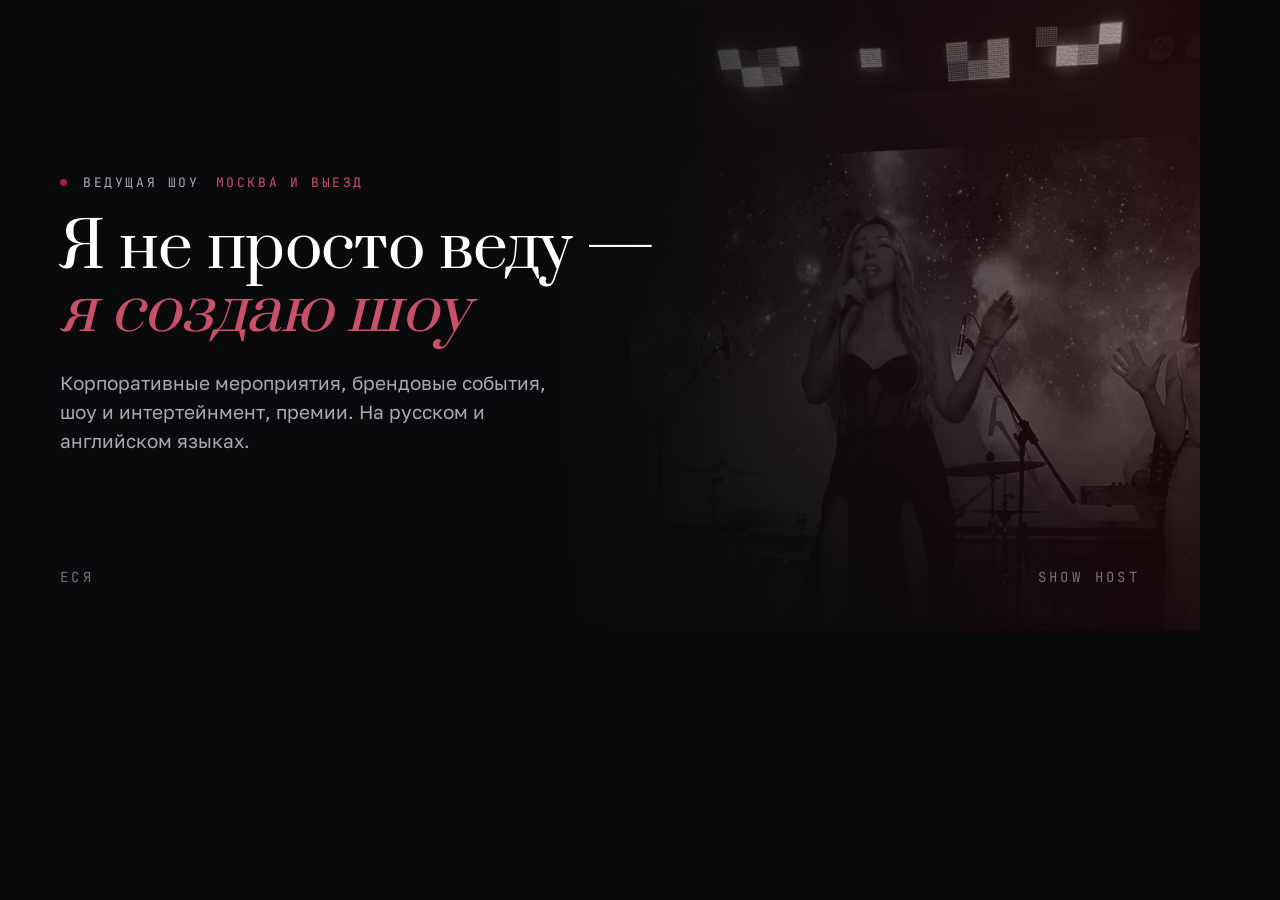
<file: og.html>
<!DOCTYPE html>
<html lang="ru">
<head>
<meta charset="utf-8">
<link rel="stylesheet" href="assets/css/fonts.css">
<style>
*{box-sizing:border-box;margin:0;padding:0}
html,body{width:1200px;height:630px;overflow:hidden}
body{
  background:#0A0A0C;color:#fff;font-family:'Golos Text',sans-serif;position:relative;
}
.card{position:relative;width:1200px;height:630px;overflow:hidden}
.card__img{position:absolute;inset:0 0 0 46%;overflow:hidden}
.card__img img{width:100%;height:100%;object-fit:cover;object-position:50% 14%}
.card__img::after{
  content:"";position:absolute;inset:0;
  background:
    linear-gradient(90deg,#0A0A0C 0%,rgba(10,10,12,.93) 14%,rgba(10,10,12,.42) 46%,rgba(58,1,5,.24) 100%),
    linear-gradient(0deg,rgba(10,10,12,.85) 0%,transparent 46%);
}
.card__body{position:absolute;inset:0;padding:64px 60px;display:flex;flex-direction:column;justify-content:center;z-index:2}
.eyebrow{display:flex;align-items:center;gap:16px;margin-bottom:26px}
.dot{width:7px;height:7px;background:#A8203A;border-radius:50%}
.label{font-family:'JetBrains Mono',monospace;font-size:13px;letter-spacing:.2em;text-transform:uppercase;color:#A9A9B1}
.label--accent{color:#C85169}
h1{font-family:'Prata',serif;font-weight:400;font-size:62px;line-height:1.02;letter-spacing:-.01em;max-width:640px}
h1 em{font-style:italic;color:#C85169}
.lede{font-size:19px;line-height:1.55;color:#A9A9B1;max-width:500px;margin-top:24px}
.rule{height:1px;background:rgba(255,255,255,.14);margin:34px 0 0}
.foot{position:absolute;left:60px;right:60px;bottom:44px;display:flex;justify-content:space-between;align-items:center;z-index:3}
.brand{font-family:'JetBrains Mono',monospace;font-size:14px;letter-spacing:.24em;text-transform:uppercase;color:#72727A}
</style>
</head>
<body>
<div class="card">
  <div class="card__img">
    <img src="assets/img/hero-stage-1600.webp" alt="">
  </div>
  <div class="card__body">
    <div class="eyebrow">
      <span class="dot"></span>
      <span class="label">Ведущая шоу</span>
      <span class="label label--accent">Москва и выезд</span>
    </div>
    <h1>Я не просто веду —<br><em>я создаю шоу</em></h1>
    <p class="lede">Корпоративные мероприятия, брендовые события, шоу и интертейнмент, премии. На русском и английском языках.</p>
  </div>
  <div class="foot">
    <span class="brand">ЕСЯ</span>
    <span class="brand label--accent">Show host</span>
  </div>
</div>
</body>
</html>
</file>
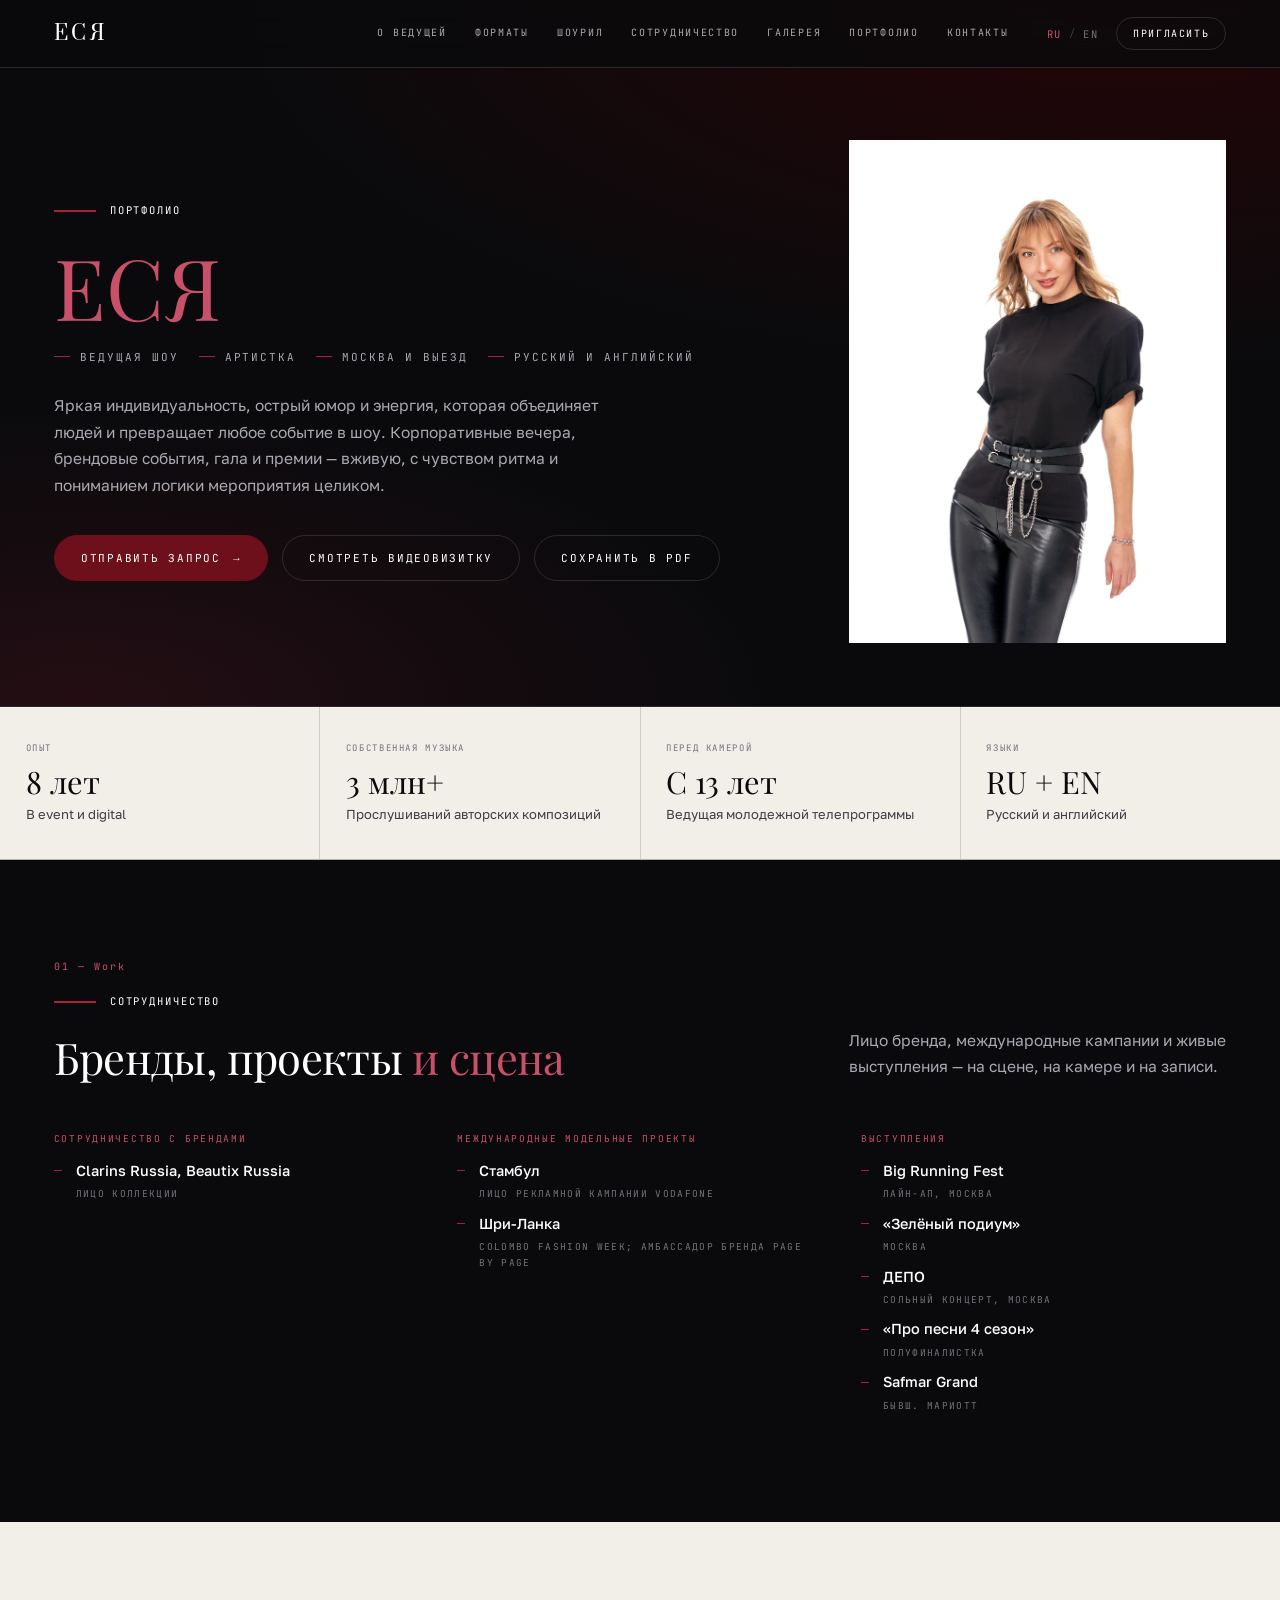
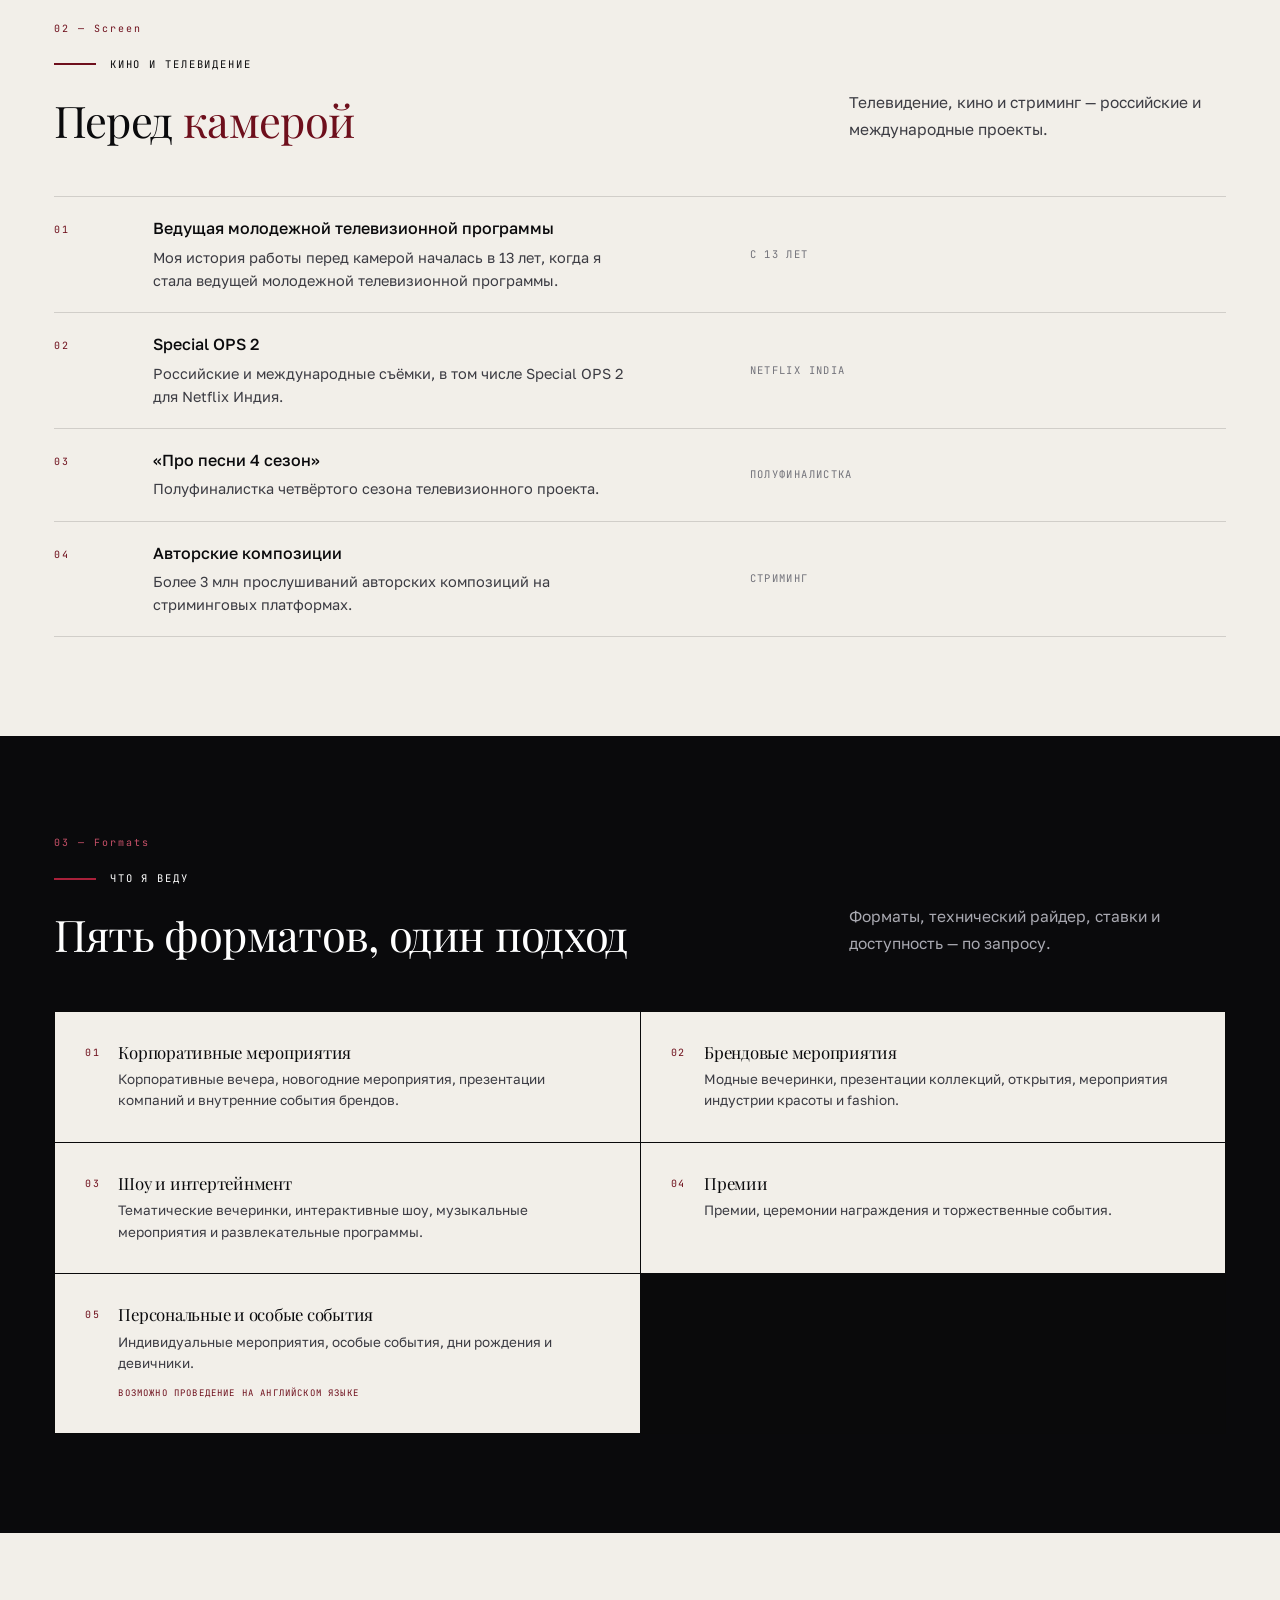
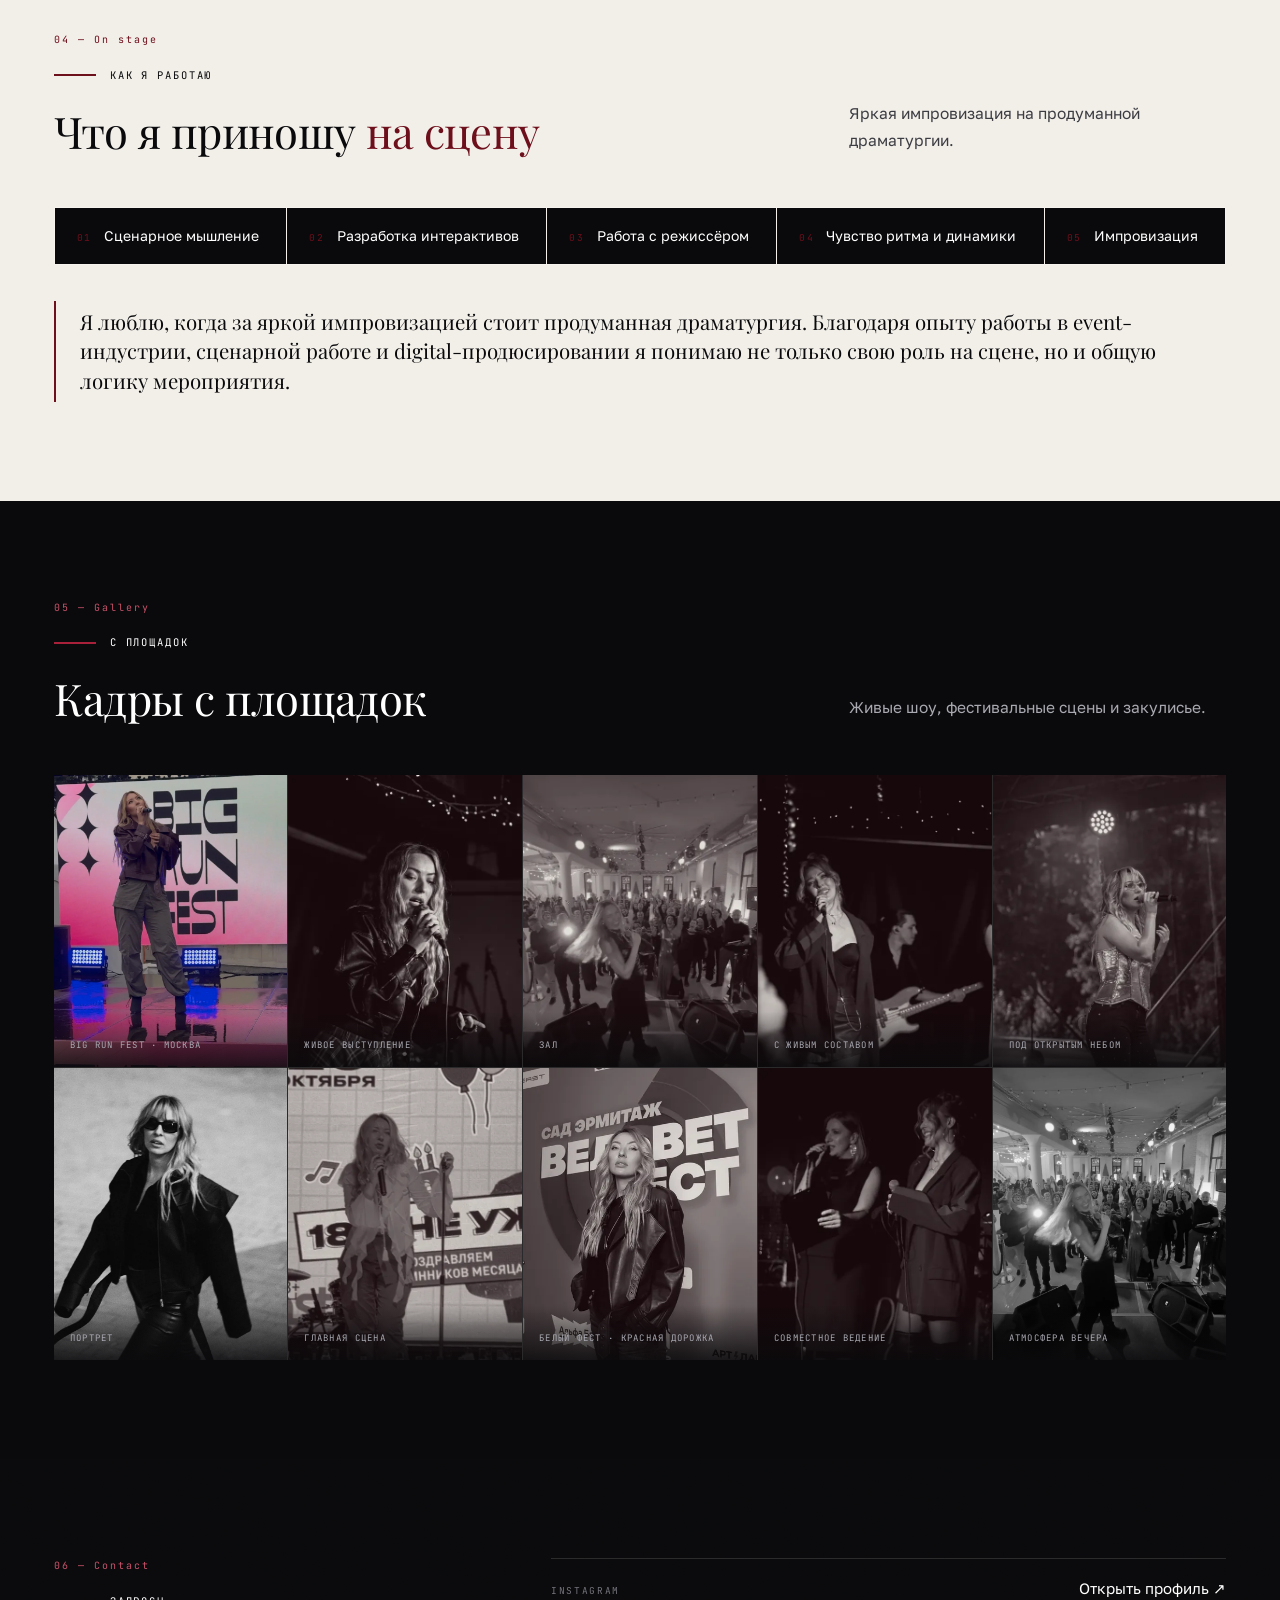
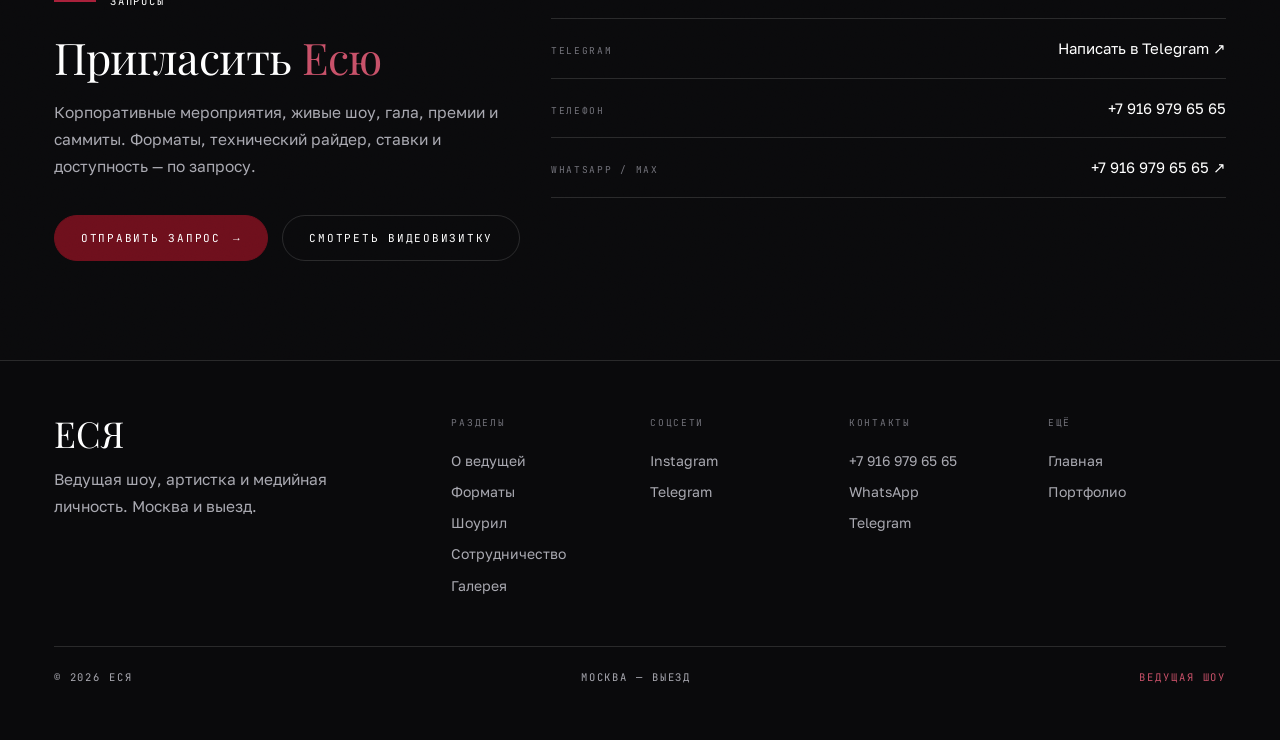
<file: portfolio.html>
<!DOCTYPE html>
<html lang="ru" data-title-ru="ЕСЯ — Портфолио" data-title-en="ESYA — Portfolio">
<head>
<meta charset="utf-8">
<meta name="viewport" content="width=device-width, initial-scale=1">
<title>ЕСЯ — Портфолио</title>
<link rel="icon" href="/favicon.svg" type="image/svg+xml">
<link rel="stylesheet" href="assets/css/fonts.css">
<link rel="stylesheet" href="assets/css/site.css">
<link rel="stylesheet" href="assets/css/portfolio.css">
<link rel="stylesheet" href="assets/css/redesign.css">
<meta name="description" content="Портфолио ведущей шоу ЕСЯ — бренды, международные проекты, выступления, съёмки и форматы работы.">
<link rel="canonical" href="https://esya-artist.ru/portfolio">
<meta name="theme-color" content="#0A0A0C">
<meta property="og:type" content="website">
<meta property="og:site_name" content="ЕСЯ">
<meta property="og:title" content="ЕСЯ — Портфолио">
<meta property="og:description" content="Бренды, международные проекты, выступления, съёмки и форматы работы ведущей шоу ЕСЯ.">
<meta property="og:url" content="https://esya-artist.ru/portfolio">
<meta property="og:locale" content="ru_RU">
<meta property="og:locale:alternate" content="en_US">
<meta property="og:image" content="https://esya-artist.ru/assets/img/og-cover-esya.png">
<meta property="og:image:width" content="1200">
<meta property="og:image:height" content="630">
<meta property="og:image:alt" content="ЕСЯ — ведущая шоу и мероприятий">
<meta name="twitter:card" content="summary_large_image">
<meta name="twitter:title" content="ЕСЯ — Портфолио">
<meta name="twitter:description" content="Бренды, международные проекты, выступления, съёмки и форматы работы ведущей шоу ЕСЯ.">
<meta name="twitter:image" content="https://esya-artist.ru/assets/img/og-cover-esya.png">
</head>
<body>
<noscript><style>.rv{opacity:1!important;transform:none!important}</style></noscript>
<a class="skip" href="#main">К содержанию / Skip to content</a>

<div class="progress" id="prog"></div>

<header class="topbar">
  <a class="brand" href="/" data-en="ESYA" data-ru="ЕСЯ">ЕСЯ</a>
  <nav>
    <a href="/#about" data-en="About" data-ru="О ведущей">О ведущей</a>
    <a href="/#formats" data-en="Formats" data-ru="Форматы">Форматы</a>
    <a href="/#reel" data-en="Showreel" data-ru="Шоурил">Шоурил</a>
    <a href="/#work" data-en="Work" data-ru="Сотрудничество">Сотрудничество</a>
    <a href="/#gallery" data-en="Gallery" data-ru="Галерея">Галерея</a>
    <a href="/portfolio" data-en="Portfolio" data-ru="Портфолио">Портфолио</a>
    <a href="/#contact" data-en="Contact" data-ru="Контакты">Контакты</a>
  </nav>
  <div class="right">
    <div class="lang">
      <button data-lang="ru" class="on">RU</button><span class="sep">/</span><button data-lang="en">EN</button>
    </div>
    <button class="cta" data-open-booking data-en="Book" data-ru="Пригласить">Пригласить</button>
  </div>
  <button class="burger" data-menu-toggle aria-label="Меню / Menu" aria-expanded="false" aria-controls="mnav">
    <span></span><span></span>
  </button>
</header>

<div class="mnav" id="mnav" hidden>
  <nav>
    <a href="/#about" data-en="About" data-ru="О ведущей">О ведущей</a>
    <a href="/#formats" data-en="Formats" data-ru="Форматы">Форматы</a>
    <a href="/#reel" data-en="Showreel" data-ru="Шоурил">Шоурил</a>
    <a href="/#work" data-en="Work" data-ru="Сотрудничество">Сотрудничество</a>
    <a href="/#gallery" data-en="Gallery" data-ru="Галерея">Галерея</a>
    <a href="/portfolio" data-en="Portfolio" data-ru="Портфолио">Портфолио</a>
    <a href="/#contact" data-en="Contact" data-ru="Контакты">Контакты</a>
  </nav>
  <div class="mnav__lang">
    <button data-lang="ru">RU</button><span class="sep">/</span><button data-lang="en">EN</button>
  </div>
  <button class="btn btn--primary" data-open-booking data-en="Invite Esya" data-ru="Пригласить Есю">Пригласить Есю</button>
  <div class="mnav__meta">
    <a href="tel:+79169796565">+7 916 979 65 65</a>
    <a href="https://t.me/Esya_Sosnovaya" target="_blank" rel="noopener">Telegram</a>
    <a href="https://www.instagram.com/esya_sosnovaya" target="_blank" rel="noopener">Instagram</a>
    <span data-en="Moscow &amp; on tour" data-ru="Москва и выезд">Москва и выезд</span>
  </div>
</div>

<main id="main" tabindex="-1">

<!-- ══════════════════════ MASTHEAD ══════════════════════ -->
<section class="pf__hero">
  <div class="wrap">
    <div class="pf__hero__grid">
      <div class="pf__head">
        <div class="kicker"><span class="label" data-en="Portfolio" data-ru="Портфолио">Портфолио</span></div>
        <h1 class="pf__title" data-en="<span class='ac'>ESYA</span>" data-ru="<span class='ac'>ЕСЯ</span>"><span class="ac">ЕСЯ</span></h1>
        <div class="pf__role">
          <span data-en="Show host" data-ru="Ведущая шоу">Ведущая шоу</span>
          <span data-en="Artist" data-ru="Артистка">Артистка</span>
          <span data-en="Moscow &amp; on tour" data-ru="Москва и выезд">Москва и выезд</span>
          <span data-en="Russian &amp; English" data-ru="Русский и английский">Русский и английский</span>
        </div>
        <p class="body-p pf__lede" data-en="A vivid personality, sharp humour and the kind of energy that brings people together and turns any event into a show. Corporate evenings, brand launches, galas and awards — hosted live, with a sense of pace and a working knowledge of the event as a whole." data-ru="Яркая индивидуальность, острый юмор и энергия, которая объединяет людей и превращает любое событие в шоу. Корпоративные вечера, брендовые события, гала и премии — вживую, с чувством ритма и пониманием логики мероприятия целиком.">Яркая индивидуальность, острый юмор и энергия, которая объединяет людей и превращает любое событие в шоу. Корпоративные вечера, брендовые события, гала и премии — вживую, с чувством ритма и пониманием логики мероприятия целиком.</p>
        <div class="pf__actions">
          <button class="btn btn--primary" data-open-booking><span data-en="Send an enquiry" data-ru="Отправить запрос">Отправить запрос</span><span class="arw">→</span></button>
          <button class="btn" data-open-intro data-en="Watch the intro video" data-ru="Смотреть видеовизитку">Смотреть видеовизитку</button>
          <button class="btn" data-print data-en="Save as PDF" data-ru="Сохранить в PDF">Сохранить в PDF</button>
        </div>
      </div>
      <div class="pf__media grain">
        <img src="assets/img/portfolio-portrait-800.webp"
             srcset="assets/img/portfolio-portrait-800.webp 800w, assets/img/portfolio-portrait-1200.webp 1200w"
             sizes="(max-width:760px) 86vw, 360px"
             alt="ЕСЯ" width="800" height="1200">
      </div>
    </div>
  </div>
</section>

<!-- ══════════════════════ NUMBERS ══════════════════════ -->
<div class="sec--paper">
  <div class="pf__stats">
    <div>
      <div class="k" data-en="Experience" data-ru="Опыт">Опыт</div>
      <div class="v"><span data-en="8 years" data-ru="8 лет">8 лет</span><small data-en="In event and digital" data-ru="В event и digital">В event и digital</small></div>
    </div>
    <div>
      <div class="k" data-en="Own music" data-ru="Собственная музыка">Собственная музыка</div>
      <div class="v"><span data-en="3M+" data-ru="3 млн+">3 млн+</span><small data-en="Plays of own compositions" data-ru="Прослушиваний авторских композиций">Прослушиваний авторских композиций</small></div>
    </div>
    <div>
      <div class="k" data-en="On camera" data-ru="Перед камерой">Перед камерой</div>
      <div class="v"><span data-en="Since 13" data-ru="С 13 лет">С 13 лет</span><small data-en="Presenter of a youth TV programme" data-ru="Ведущая молодежной телепрограммы">Ведущая молодежной телепрограммы</small></div>
    </div>
    <div>
      <div class="k" data-en="Languages" data-ru="Языки">Языки</div>
      <div class="v">RU + EN<small data-en="Russian and English" data-ru="Русский и английский">Русский и английский</small></div>
    </div>
  </div>
</div>

<!-- ══════════════════════ BRANDS / STAGE ══════════════════════ -->
<section class="sec">
  <div class="wrap">
    <div class="sec__head">
      <div class="lead">
        <div class="sec__num">01 — Work</div>
        <div class="kicker"><span class="label" data-en="Collaboration" data-ru="Сотрудничество">Сотрудничество</span></div>
        <h2 class="h-2" data-en="Brands, projects <em class='italic' style='color:var(--accent-text)'>and stage</em>" data-ru="Бренды, проекты <em class='italic' style='color:var(--accent-text)'>и сцена</em>">Бренды, проекты <em class="italic" style="color:var(--accent-text)">и сцена</em></h2>
      </div>
      <div class="side">
        <p class="body-p" data-en="Brand face, international campaigns and live appearances — on stage, on camera and on record." data-ru="Лицо бренда, международные кампании и живые выступления — на сцене, на камере и на записи.">Лицо бренда, международные кампании и живые выступления — на сцене, на камере и на записи.</p>
      </div>
    </div>

    <div class="pf__cols">
      <div class="pf__col pf__block">
        <h3 data-en="With brands" data-ru="Сотрудничество с брендами">Сотрудничество с брендами</h3>
        <ul>
          <li><b>Clarins Russia, Beautix Russia</b><em data-en="Face of the collection" data-ru="Лицо коллекции">Лицо коллекции</em></li>
        </ul>
      </div>
      <div class="pf__col pf__block">
        <h3 data-en="International projects" data-ru="Международные модельные проекты">Международные модельные проекты</h3>
        <ul>
          <li><b>Стамбул</b><em data-en="Face of the Vodafone advertising campaign" data-ru="Лицо рекламной кампании Vodafone">Лицо рекламной кампании Vodafone</em></li>
          <li><b>Шри-Ланка</b><em data-en="Colombo Fashion Week; ambassador for Page by Page" data-ru="Colombo Fashion Week; амбассадор бренда Page by Page">Colombo Fashion Week; амбассадор бренда Page by Page</em></li>
        </ul>
      </div>
      <div class="pf__col pf__block">
        <h3 data-en="Live appearances" data-ru="Выступления">Выступления</h3>
        <ul>
          <li><b>Big Running Fest</b><em data-en="Line-up, Moscow" data-ru="Лайн-ап, Москва">Лайн-ап, Москва</em></li>
          <li><b>«Зелёный подиум»</b><em data-en="Moscow" data-ru="Москва">Москва</em></li>
          <li><b>ДЕПО</b><em data-en="Solo concert, Moscow" data-ru="Сольный концерт, Москва">Сольный концерт, Москва</em></li>
          <li><b>«Про песни 4 сезон»</b><em data-en="Semi-finalist" data-ru="Полуфиналистка">Полуфиналистка</em></li>
          <li><b>Safmar Grand</b><em data-en="Formerly Marriott" data-ru="Бывш. Мариотт">Бывш. Мариотт</em></li>
        </ul>
      </div>
    </div>
  </div>
</section>

<!-- ══════════════════════ SCREEN WORK ══════════════════════ -->
<section class="sec sec--paper">
  <div class="wrap">
    <div class="sec__head">
      <div class="lead">
        <div class="sec__num">02 — Screen</div>
        <div class="kicker"><span class="label" data-en="Film &amp; television" data-ru="Кино и телевидение">Кино и телевидение</span></div>
        <h2 class="h-2" data-en="In front of the <em class='italic' style='color:var(--burgundy)'>camera</em>" data-ru="Перед <em class='italic' style='color:var(--burgundy)'>камерой</em>">Перед <em class="italic" style="color:var(--burgundy)">камерой</em></h2>
      </div>
      <div class="side">
        <p class="body-p" data-en="Television, cinema and streaming — Russian and international projects." data-ru="Телевидение, кино и стриминг — российские и международные проекты.">Телевидение, кино и стриминг — российские и международные проекты.</p>
      </div>
    </div>

    <div>
      <div class="pf__row">
        <div class="n">01</div>
        <div class="what">
          <b data-en="Presenter of a youth television programme" data-ru="Ведущая молодежной телевизионной программы">Ведущая молодежной телевизионной программы</b>
          <p data-en="My story in front of the camera began at 13, when I became the presenter of a youth television programme." data-ru="Моя история работы перед камерой началась в 13 лет, когда я стала ведущей молодежной телевизионной программы.">Моя история работы перед камерой началась в 13 лет, когда я стала ведущей молодежной телевизионной программы.</p>
        </div>
        <div class="where" data-en="Since 13" data-ru="С 13 лет">С 13 лет</div>
      </div>

      <div class="pf__row">
        <div class="n">02</div>
        <div class="what">
          <b>Special OPS 2</b>
          <p data-en="Russian and international screen work, including Special OPS 2 for Netflix India." data-ru="Российские и международные съёмки, в том числе Special OPS 2 для Netflix Индия.">Российские и международные съёмки, в том числе Special OPS 2 для Netflix Индия.</p>
        </div>
        <div class="where">Netflix India</div>
      </div>

      <div class="pf__row">
        <div class="n">03</div>
        <div class="what">
          <b>«Про песни 4 сезон»</b>
          <p data-en="Semi-finalist of the fourth season of the television project." data-ru="Полуфиналистка четвёртого сезона телевизионного проекта.">Полуфиналистка четвёртого сезона телевизионного проекта.</p>
        </div>
        <div class="where" data-en="Semi-finalist" data-ru="Полуфиналистка">Полуфиналистка</div>
      </div>

      <div class="pf__row">
        <div class="n">04</div>
        <div class="what">
          <b data-en="Own compositions" data-ru="Авторские композиции">Авторские композиции</b>
          <p data-en="3M+ plays of my own music across streaming platforms." data-ru="Более 3 млн прослушиваний авторских композиций на стриминговых платформах.">Более 3 млн прослушиваний авторских композиций на стриминговых платформах.</p>
        </div>
        <div class="where" data-en="Streaming" data-ru="Стриминг">Стриминг</div>
      </div>
    </div>
  </div>
</section>

<!-- ══════════════════════ FORMATS ══════════════════════ -->
<section class="sec">
  <div class="wrap">
    <div class="sec__head">
      <div class="lead">
        <div class="sec__num">03 — Formats</div>
        <div class="kicker"><span class="label" data-en="What I host" data-ru="Что я веду">Что я веду</span></div>
        <h2 class="h-2" data-en="Five formats, <em class='italic'>one</em> approach" data-ru="Пять форматов, <em class='italic'>один</em> подход">Пять форматов, <em class="italic">один</em> подход</h2>
      </div>
      <div class="side">
        <p class="body-p" data-en="Formats, technical rider, rates and availability on request." data-ru="Форматы, технический райдер, ставки и доступность — по запросу.">Форматы, технический райдер, ставки и доступность — по запросу.</p>
      </div>
    </div>

    <div class="pf__formats">
      <div class="pf__format pf__block">
        <div class="n">01</div>
        <div>
          <h3 data-en="Corporate events" data-ru="Корпоративные мероприятия">Корпоративные мероприятия</h3>
          <p data-en="Corporate evenings, New Year events, company presentations and internal brand events." data-ru="Корпоративные вечера, новогодние мероприятия, презентации компаний и внутренние события брендов.">Корпоративные вечера, новогодние мероприятия, презентации компаний и внутренние события брендов.</p>
        </div>
      </div>
      <div class="pf__format pf__block">
        <div class="n">02</div>
        <div>
          <h3 data-en="Brand events" data-ru="Брендовые мероприятия">Брендовые мероприятия</h3>
          <p data-en="Fashion parties, collection presentations, openings, beauty and fashion industry events." data-ru="Модные вечеринки, презентации коллекций, открытия, мероприятия индустрии красоты и fashion.">Модные вечеринки, презентации коллекций, открытия, мероприятия индустрии красоты и fashion.</p>
        </div>
      </div>
      <div class="pf__format pf__block">
        <div class="n">03</div>
        <div>
          <h3 data-en="Shows &amp; entertainment" data-ru="Шоу и интертейнмент">Шоу и интертейнмент</h3>
          <p data-en="Themed parties, interactive shows, music events and entertainment programmes." data-ru="Тематические вечеринки, интерактивные шоу, музыкальные мероприятия и развлекательные программы.">Тематические вечеринки, интерактивные шоу, музыкальные мероприятия и развлекательные программы.</p>
        </div>
      </div>
      <div class="pf__format pf__block">
        <div class="n">04</div>
        <div>
          <h3 data-en="Awards" data-ru="Премии">Премии</h3>
          <p data-en="Awards, prize ceremonies and formal celebratory events." data-ru="Премии, церемонии награждения и торжественные события.">Премии, церемонии награждения и торжественные события.</p>
        </div>
      </div>
      <div class="pf__format pf__block">
        <div class="n">05</div>
        <div>
          <h3 data-en="Personal &amp; special events" data-ru="Персональные и особые события">Персональные и особые события</h3>
          <p data-en="Individual events, special occasions, birthdays and hen parties." data-ru="Индивидуальные мероприятия, особые события, дни рождения и девичники.">Индивидуальные мероприятия, особые события, дни рождения и девичники.</p>
          <span class="tag" data-en="Possible in English" data-ru="Возможно проведение на английском языке">Возможно проведение на английском языке</span>
        </div>
      </div>
    </div>
  </div>
</section>

<!-- ══════════════════════ ON STAGE ══════════════════════ -->
<section class="sec sec--paper">
  <div class="wrap">
    <div class="sec__head">
      <div class="lead">
        <div class="sec__num">04 — On stage</div>
        <div class="kicker"><span class="label" data-en="How I work" data-ru="Как я работаю">Как я работаю</span></div>
        <h2 class="h-2" data-en="What I bring to the <em class='italic' style='color:var(--burgundy)'>stage</em>" data-ru="Что я приношу <em class='italic' style='color:var(--burgundy)'>на сцену</em>">Что я приношу <em class="italic" style="color:var(--burgundy)">на сцену</em></h2>
      </div>
      <div class="side">
        <p class="body-p" data-en="Bright improvisation on top of carefully planned dramaturgy." data-ru="Яркая импровизация на продуманной драматургии.">Яркая импровизация на продуманной драматургии.</p>
      </div>
    </div>

    <div class="pf__chips">
      <div class="pf__chip"><span class="n">01</span><span class="t" data-en="Script thinking" data-ru="Сценарное мышление">Сценарное мышление</span></div>
      <div class="pf__chip"><span class="n">02</span><span class="t" data-en="Interactive formats" data-ru="Разработка интерактивов">Разработка интерактивов</span></div>
      <div class="pf__chip"><span class="n">03</span><span class="t" data-en="Working with a director" data-ru="Работа с режиссёром">Работа с режиссёром</span></div>
      <div class="pf__chip"><span class="n">04</span><span class="t" data-en="Sense of pace and dynamics" data-ru="Чувство ритма и динамики">Чувство ритма и динамики</span></div>
      <div class="pf__chip"><span class="n">05</span><span class="t" data-en="Improvisation" data-ru="Импровизация">Импровизация</span></div>
    </div>

    <div class="pf__note pf__block" style="margin-top:clamp(28px,4vh,44px)">
      <span data-en="I love it when bright improvisation sits on top of carefully planned dramaturgy. Thanks to my experience in the event industry, in script work and in digital production, I understand not only my own role on stage but the logic of the event as a whole." data-ru="Я люблю, когда за яркой импровизацией стоит продуманная драматургия. Благодаря опыту работы в event-индустрии, сценарной работе и digital-продюсировании я понимаю не только свою роль на сцене, но и общую логику мероприятия.">Я люблю, когда за яркой импровизацией стоит продуманная драматургия. Благодаря опыту работы в event-индустрии, сценарной работе и digital-продюсировании я понимаю не только свою роль на сцене, но и общую логику мероприятия.</span>
    </div>
  </div>
</section>

<!-- ══════════════════════ PHOTOS ══════════════════════ -->
<section class="sec">
  <div class="wrap">
    <div class="sec__head">
      <div class="lead">
        <div class="sec__num">05 — Gallery</div>
        <div class="kicker"><span class="label" data-en="On site" data-ru="С площадок">С площадок</span></div>
        <h2 class="h-2" data-en="Frames <em class='italic'>from the floor</em>" data-ru="Кадры <em class='italic'>с площадок</em>">Кадры <em class="italic">с площадок</em></h2>
      </div>
      <div class="side">
        <p class="body-p" data-en="Live shows, festival stages and back-of-house." data-ru="Живые шоу, фестивальные сцены и закулисье.">Живые шоу, фестивальные сцены и закулисье.</p>
      </div>
    </div>

    <div class="pf__grid">
      <figure class="pf__tile"><img src="assets/img/gallery-bigrun-800.webp" srcset="assets/img/gallery-bigrun-800.webp 800w, assets/img/gallery-bigrun-1200.webp 1200w" sizes="(max-width:760px) 44vw, 20vw" alt="ЕСЯ на сцене Big Run Fest" width="800" height="1000"><figcaption data-en="Big Run Fest · Moscow" data-ru="Big Run Fest · Москва">Big Run Fest · Москва</figcaption></figure>
      <figure class="pf__tile"><img src="assets/img/car-03-500.webp" srcset="assets/img/car-03-500.webp 500w, assets/img/car-03-800.webp 800w" sizes="(max-width:760px) 44vw, 20vw" alt="ЕСЯ выступает" width="500" height="625"><figcaption data-en="Live performance" data-ru="Живое выступление">Живое выступление</figcaption></figure>
      <figure class="pf__tile"><img src="assets/img/car-05-500.webp" srcset="assets/img/car-05-500.webp 500w, assets/img/car-05-800.webp 800w" sizes="(max-width:760px) 44vw, 20vw" alt="Зал на мероприятии" width="500" height="625"><figcaption data-en="The floor" data-ru="Зал">Зал</figcaption></figure>
      <figure class="pf__tile"><img src="assets/img/car-04-500.webp" alt="ЕСЯ с живым составом" width="500" height="625"><figcaption data-en="With a live band" data-ru="С живым составом">С живым составом</figcaption></figure>
      <figure class="pf__tile"><img src="assets/img/car-07-500.webp" srcset="assets/img/car-07-500.webp 500w, assets/img/car-07-800.webp 800w" sizes="(max-width:760px) 44vw, 20vw" alt="ЕСЯ на открытой сцене" width="500" height="625"><figcaption data-en="Open air" data-ru="Под открытым небом">Под открытым небом</figcaption></figure>
      <figure class="pf__tile"><img src="assets/img/gallery-portrait-800.webp" srcset="assets/img/gallery-portrait-800.webp 800w, assets/img/gallery-portrait-1200.webp 1200w" sizes="(max-width:760px) 44vw, 20vw" alt="Портрет ЕСЯ" width="800" height="1000"><figcaption data-en="Portrait" data-ru="Портрет">Портрет</figcaption></figure>
      <figure class="pf__tile"><img src="assets/img/car-10-500.webp" srcset="assets/img/car-10-500.webp 500w, assets/img/car-10-800.webp 800w" sizes="(max-width:760px) 44vw, 20vw" alt="Главная сцена мероприятия" width="500" height="625"><figcaption data-en="Main stage" data-ru="Главная сцена">Главная сцена</figcaption></figure>
      <figure class="pf__tile pf__tile--carpet"><img src="assets/img/press-carpet-800.webp" srcset="assets/img/press-carpet-800.webp 800w, assets/img/press-carpet-1200.webp 1200w" sizes="(max-width:760px) 44vw, 20vw" alt="ЕСЯ на красной дорожке Белого Феста" width="800" height="533"><figcaption data-en="White Festival · red carpet" data-ru="Белый Фест · красная дорожка">Белый Фест · красная дорожка</figcaption></figure>
      <figure class="pf__tile"><img src="assets/img/car-06-500.webp" alt="Совместное ведение мероприятия" width="500" height="625"><figcaption data-en="Co-hosting" data-ru="Совместное ведение">Совместное ведение</figcaption></figure>
      <figure class="pf__tile"><img src="assets/img/gallery-party-800.webp" alt="Атмосфера вечера" width="800" height="1000"><figcaption data-en="Party atmosphere" data-ru="Атмосфера вечера">Атмосфера вечера</figcaption></figure>
    </div>
  </div>
</section>

<!-- ══════════════════════ CONTACT ══════════════════════ -->
<section class="sec contact grain" id="contact">
  <div class="wrap">
    <div class="pf__contact">
      <div class="pf__contact__copy">
        <div class="sec__num">06 — Contact</div>
        <div class="kicker"><span class="label" data-en="Enquiries" data-ru="Запросы">Запросы</span></div>
        <h2 class="h-2" data-en="Invite <em class='italic' style='color:var(--accent-text)'>Esya</em>" data-ru="Пригласить <em class='italic' style='color:var(--accent-text)'>Есю</em>">Пригласить <em class="italic" style="color:var(--accent-text)">Есю</em></h2>
        <p class="body-p" style="margin-top:20px" data-en="Corporate events, live shows, galas, awards and summits. Formats, technical rider, rates and availability on request." data-ru="Корпоративные мероприятия, живые шоу, гала, премии и саммиты. Форматы, технический райдер, ставки и доступность — по запросу.">Корпоративные мероприятия, живые шоу, гала, премии и саммиты. Форматы, технический райдер, ставки и доступность — по запросу.</p>
        <div class="hero__cta">
          <button class="btn btn--primary" data-open-booking><span data-en="Send an enquiry" data-ru="Отправить запрос">Отправить запрос</span><span class="arw">→</span></button>
          <button class="btn" data-open-intro data-en="Watch the intro video" data-ru="Смотреть видеовизитку">Смотреть видеовизитку</button>
        </div>
      </div>

      <div class="pf__contact__links">
        <div class="clink">
          <span class="k" data-en="Instagram" data-ru="Instagram">Instagram</span>
          <a class="v" href="https://www.instagram.com/esya_sosnovaya" target="_blank" rel="noopener" data-en="Open profile ↗" data-ru="Открыть профиль ↗">Открыть профиль ↗</a>
        </div>
        <div class="clink">
          <span class="k" data-en="Telegram" data-ru="Telegram">Telegram</span>
          <a class="v" href="https://t.me/Esya_Sosnovaya" target="_blank" rel="noopener" data-en="Message on Telegram ↗" data-ru="Написать в Telegram ↗">Написать в Telegram ↗</a>
        </div>
        <div class="clink">
          <span class="k" data-en="Phone" data-ru="Телефон">Телефон</span>
          <a class="v" href="tel:+79169796565">+7 916 979 65 65</a>
        </div>
        <div class="clink">
          <span class="k" data-en="WhatsApp / Max" data-ru="WhatsApp / Max">WhatsApp / Max</span>
          <a class="v" href="https://wa.me/79169796565" target="_blank" rel="noopener">+7 916 979 65 65 ↗</a>
        </div>
      </div>
    </div>
  </div>
</section>

</main>

<footer class="foot">
  <div class="wrap">
    <div class="foot__grid">
      <div class="foot__brand">
        <div class="nm masthead" data-en="ESYA" data-ru="ЕСЯ">ЕСЯ</div>
        <p class="body-p" style="max-width:34ch" data-en="Show host, artist and media personality. Moscow, and on tour." data-ru="Ведущая шоу, артистка и медийная личность. Москва и выезд.">Ведущая шоу, артистка и медийная личность. Москва и выезд.</p>
      </div>
      <div class="foot__col">
        <div class="k" data-en="Sections" data-ru="Разделы">Разделы</div>
        <a href="/#about" data-en="About" data-ru="О ведущей">О ведущей</a>
        <a href="/#formats" data-en="Formats" data-ru="Форматы">Форматы</a>
        <a href="/#reel" data-en="Showreel" data-ru="Шоурил">Шоурил</a>
        <a href="/#work" data-en="Work" data-ru="Сотрудничество">Сотрудничество</a>
        <a href="/#gallery" data-en="Gallery" data-ru="Галерея">Галерея</a>
      </div>
      <div class="foot__col">
        <div class="k" data-en="Social" data-ru="Соцсети">Соцсети</div>
        <a href="https://www.instagram.com/esya_sosnovaya" target="_blank" rel="noopener">Instagram</a>
        <a href="https://t.me/Esya_Sosnovaya" target="_blank" rel="noopener">Telegram</a>
      </div>
      <div class="foot__col">
        <div class="k" data-en="Contact" data-ru="Контакты">Контакты</div>
        <a href="tel:+79169796565">+7 916 979 65 65</a>
        <a href="https://wa.me/79169796565" target="_blank" rel="noopener" data-en="WhatsApp" data-ru="WhatsApp">WhatsApp</a>
        <a href="https://t.me/Esya_Sosnovaya" target="_blank" rel="noopener">Telegram</a>
      </div>
      <div class="foot__col">
        <div class="k" data-en="More" data-ru="Ещё">Ещё</div>
        <a href="/" data-en="Home" data-ru="Главная">Главная</a>
        <a href="/portfolio" data-en="Portfolio" data-ru="Портфолио">Портфолио</a>
      </div>
    </div>
    <div class="foot__bottom">
      <span class="label" data-en="© 2026 ESYA" data-ru="© 2026 ЕСЯ">© 2026 ЕСЯ</span>
      <span class="label" data-en="Moscow — on tour" data-ru="Москва — выезд">Москва — выезд</span>
      <span class="label label--accent" data-en="Show host" data-ru="Ведущая шоу">Ведущая шоу</span>
    </div>
  </div>
</footer>

<!-- ══════════════════════ VIDEO LIGHTBOX ══════════════════════ -->
<div class="lightbox" id="reelbox" role="dialog" aria-modal="true" aria-label="Видео / Video">
  <button class="lightbox__close" data-close-reel aria-label="Закрыть / Close">×</button>
  <div class="lightbox__frame" data-reel-frame></div>
</div>

<!-- ══════════════════════ BOOKING MODAL ══════════════════════ -->
<div class="modal" id="booking" role="dialog" aria-modal="true" aria-labelledby="bk-title">
  <div class="modal__panel">
    <button class="modal__close" data-close-booking aria-label="Закрыть / Close">×</button>
    <h3 id="bk-title" data-en="Invite Esya" data-ru="Пригласить Есю">Пригласить Есю</h3>
    <p class="sub" data-en="Tell me about the event — I reply personally." data-ru="Расскажите о мероприятии — отвечаю лично.">Расскажите о мероприятии — отвечаю лично.</p>

    <form id="bk-form" novalidate>
      <div class="field">
        <label for="bk-name" data-en="Full name" data-ru="ФИО">ФИО</label>
        <input id="bk-name" name="name" type="text" autocomplete="name" required>
      </div>
      <div class="field">
        <label for="bk-phone" data-en="Contact phone number" data-ru="Контактный номер телефона">Контактный номер телефона</label>
        <input id="bk-phone" name="phone" type="tel" autocomplete="tel" required>
      </div>
      <div class="field">
        <label for="bk-email"><span data-en="Email" data-ru="EMAIL">EMAIL</span> <span class="opt" data-en="— optional" data-ru="— не обязательно">— не обязательно</span></label>
        <input id="bk-email" name="email" type="email" autocomplete="email">
      </div>

      <label class="check">
        <input type="checkbox" name="callback" id="bk-callback">
        <span data-en="Please call me back" data-ru="Заказать обратный звонок">Заказать обратный звонок</span>
      </label>

      <div class="hp" aria-hidden="true"><label for="bk-company">Company</label><input id="bk-company" name="company" type="text" tabindex="-1" autocomplete="off"></div>

      <button class="btn btn--primary" type="submit" id="bk-submit" style="width:100%;justify-content:center"><span data-en="Send an enquiry" data-ru="Отправить запрос">Отправить запрос</span><span class="arw">→</span></button>
      <div class="modal__status" id="bk-status" role="status"></div>
      <div class="modal__alt" data-en="Prefer a direct channel?" data-ru="Предпочитаете прямой контакт?">Предпочитаете прямой контакт?</div>
      <div class="modal__alt" style="border:0;padding-top:8px">
        <a href="https://t.me/Esya_Sosnovaya" target="_blank" rel="noopener">Telegram</a> ·
        <a href="https://wa.me/79169796565" target="_blank" rel="noopener">WhatsApp</a> ·
        <a href="tel:+79169796565">+7 916 979 65 65</a>
      </div>
    </form>
  </div>
</div>

<script src="assets/js/site.js"></script>
</body>
</html>
</file>
<file: assets/css/fonts.css>
/* Self-hosted webfonts - latin + cyrillic subsets only */

/* cyrillic-ext */
@font-face {
  font-family: 'Golos Text';
  font-style: normal;
  font-weight: 400 500;
  font-display: swap;
  src: url(../fonts/GolosText-normal-400-500-cyrillic-ext.woff2) format('woff2');
  unicode-range: U+0460-052F, U+1C80-1C8A, U+20B4, U+2DE0-2DFF, U+A640-A69F, U+FE2E-FE2F;
}

/* cyrillic */
@font-face {
  font-family: 'Golos Text';
  font-style: normal;
  font-weight: 400 500;
  font-display: swap;
  src: url(../fonts/GolosText-normal-400-500-cyrillic.woff2) format('woff2');
  unicode-range: U+0301, U+0400-045F, U+0490-0491, U+04B0-04B1, U+2116;
}

/* latin-ext */
@font-face {
  font-family: 'Golos Text';
  font-style: normal;
  font-weight: 400 500;
  font-display: swap;
  src: url(../fonts/GolosText-normal-400-500-latin-ext.woff2) format('woff2');
  unicode-range: U+0100-02BA, U+02BD-02C5, U+02C7-02CC, U+02CE-02D7, U+02DD-02FF, U+0304, U+0308, U+0329, U+1D00-1DBF, U+1E00-1E9F, U+1EF2-1EFF, U+2020, U+20A0-20AB, U+20AD-20C4, U+2113, U+2C60-2C7F, U+A720-A7FF;
}

/* latin */
@font-face {
  font-family: 'Golos Text';
  font-style: normal;
  font-weight: 400 500;
  font-display: swap;
  src: url(../fonts/GolosText-normal-400-500-latin.woff2) format('woff2');
  unicode-range: U+0000-00FF, U+0131, U+0152-0153, U+02BB-02BC, U+02C6, U+02DA, U+02DC, U+0304, U+0308, U+0329, U+2000-206F, U+20AC, U+2122, U+2191, U+2193, U+2212, U+2215, U+FEFF, U+FFFD;
}

/* cyrillic-ext */
@font-face {
  font-family: 'Golos Text';
  font-style: normal;
  font-weight: 600 700;
  font-display: swap;
  src: url(../fonts/GolosText-normal-600-700-cyrillic-ext.woff2) format('woff2');
  unicode-range: U+0460-052F, U+1C80-1C8A, U+20B4, U+2DE0-2DFF, U+A640-A69F, U+FE2E-FE2F;
}

/* cyrillic */
@font-face {
  font-family: 'Golos Text';
  font-style: normal;
  font-weight: 600 700;
  font-display: swap;
  src: url(../fonts/GolosText-normal-600-700-cyrillic.woff2) format('woff2');
  unicode-range: U+0301, U+0400-045F, U+0490-0491, U+04B0-04B1, U+2116;
}

/* latin-ext */
@font-face {
  font-family: 'Golos Text';
  font-style: normal;
  font-weight: 600 700;
  font-display: swap;
  src: url(../fonts/GolosText-normal-600-700-latin-ext.woff2) format('woff2');
  unicode-range: U+0100-02BA, U+02BD-02C5, U+02C7-02CC, U+02CE-02D7, U+02DD-02FF, U+0304, U+0308, U+0329, U+1D00-1DBF, U+1E00-1E9F, U+1EF2-1EFF, U+2020, U+20A0-20AB, U+20AD-20C4, U+2113, U+2C60-2C7F, U+A720-A7FF;
}

/* latin */
@font-face {
  font-family: 'Golos Text';
  font-style: normal;
  font-weight: 600 700;
  font-display: swap;
  src: url(../fonts/GolosText-normal-600-700-latin.woff2) format('woff2');
  unicode-range: U+0000-00FF, U+0131, U+0152-0153, U+02BB-02BC, U+02C6, U+02DA, U+02DC, U+0304, U+0308, U+0329, U+2000-206F, U+20AC, U+2122, U+2191, U+2193, U+2212, U+2215, U+FEFF, U+FFFD;
}

/* cyrillic-ext */
@font-face {
  font-family: 'JetBrains Mono';
  font-style: normal;
  font-weight: 400;
  font-display: swap;
  src: url(../fonts/JetBrainsMono-normal-400-cyrillic-ext.woff2) format('woff2');
  unicode-range: U+0460-052F, U+1C80-1C8A, U+20B4, U+2DE0-2DFF, U+A640-A69F, U+FE2E-FE2F;
}

/* cyrillic */
@font-face {
  font-family: 'JetBrains Mono';
  font-style: normal;
  font-weight: 400;
  font-display: swap;
  src: url(../fonts/JetBrainsMono-normal-400-cyrillic.woff2) format('woff2');
  unicode-range: U+0301, U+0400-045F, U+0490-0491, U+04B0-04B1, U+2116;
}

/* latin-ext */
@font-face {
  font-family: 'JetBrains Mono';
  font-style: normal;
  font-weight: 400;
  font-display: swap;
  src: url(../fonts/JetBrainsMono-normal-400-latin-ext.woff2) format('woff2');
  unicode-range: U+0100-02BA, U+02BD-02C5, U+02C7-02CC, U+02CE-02D7, U+02DD-02FF, U+0304, U+0308, U+0329, U+1D00-1DBF, U+1E00-1E9F, U+1EF2-1EFF, U+2020, U+20A0-20AB, U+20AD-20C4, U+2113, U+2C60-2C7F, U+A720-A7FF;
}

/* latin */
@font-face {
  font-family: 'JetBrains Mono';
  font-style: normal;
  font-weight: 400;
  font-display: swap;
  src: url(../fonts/JetBrainsMono-normal-400-latin.woff2) format('woff2');
  unicode-range: U+0000-00FF, U+0131, U+0152-0153, U+02BB-02BC, U+02C6, U+02DA, U+02DC, U+0304, U+0308, U+0329, U+2000-206F, U+20AC, U+2122, U+2191, U+2193, U+2212, U+2215, U+FEFF, U+FFFD;
}

/* cyrillic-ext */
@font-face {
  font-family: 'JetBrains Mono';
  font-style: normal;
  font-weight: 500;
  font-display: swap;
  src: url(../fonts/JetBrainsMono-normal-500-cyrillic-ext.woff2) format('woff2');
  unicode-range: U+0460-052F, U+1C80-1C8A, U+20B4, U+2DE0-2DFF, U+A640-A69F, U+FE2E-FE2F;
}

/* cyrillic */
@font-face {
  font-family: 'JetBrains Mono';
  font-style: normal;
  font-weight: 500;
  font-display: swap;
  src: url(../fonts/JetBrainsMono-normal-500-cyrillic.woff2) format('woff2');
  unicode-range: U+0301, U+0400-045F, U+0490-0491, U+04B0-04B1, U+2116;
}

/* latin-ext */
@font-face {
  font-family: 'JetBrains Mono';
  font-style: normal;
  font-weight: 500;
  font-display: swap;
  src: url(../fonts/JetBrainsMono-normal-500-latin-ext.woff2) format('woff2');
  unicode-range: U+0100-02BA, U+02BD-02C5, U+02C7-02CC, U+02CE-02D7, U+02DD-02FF, U+0304, U+0308, U+0329, U+1D00-1DBF, U+1E00-1E9F, U+1EF2-1EFF, U+2020, U+20A0-20AB, U+20AD-20C4, U+2113, U+2C60-2C7F, U+A720-A7FF;
}

/* latin */
@font-face {
  font-family: 'JetBrains Mono';
  font-style: normal;
  font-weight: 500;
  font-display: swap;
  src: url(../fonts/JetBrainsMono-normal-500-latin.woff2) format('woff2');
  unicode-range: U+0000-00FF, U+0131, U+0152-0153, U+02BB-02BC, U+02C6, U+02DA, U+02DC, U+0304, U+0308, U+0329, U+2000-206F, U+20AC, U+2122, U+2191, U+2193, U+2212, U+2215, U+FEFF, U+FFFD;
}

/* cyrillic */
@font-face {
  font-family: 'Playfair Display';
  font-style: italic;
  font-weight: 400 900;
  font-display: swap;
  src: url(../fonts/PlayfairDisplay-italic-400-900-cyrillic.woff2) format('woff2');
  unicode-range: U+0301, U+0400-045F, U+0490-0491, U+04B0-04B1, U+2116;
}

/* latin-ext */
@font-face {
  font-family: 'Playfair Display';
  font-style: italic;
  font-weight: 400 900;
  font-display: swap;
  src: url(../fonts/PlayfairDisplay-italic-400-900-latin-ext.woff2) format('woff2');
  unicode-range: U+0100-02BA, U+02BD-02C5, U+02C7-02CC, U+02CE-02D7, U+02DD-02FF, U+0304, U+0308, U+0329, U+1D00-1DBF, U+1E00-1E9F, U+1EF2-1EFF, U+2020, U+20A0-20AB, U+20AD-20C4, U+2113, U+2C60-2C7F, U+A720-A7FF;
}

/* latin */
@font-face {
  font-family: 'Playfair Display';
  font-style: italic;
  font-weight: 400 900;
  font-display: swap;
  src: url(../fonts/PlayfairDisplay-italic-400-900-latin.woff2) format('woff2');
  unicode-range: U+0000-00FF, U+0131, U+0152-0153, U+02BB-02BC, U+02C6, U+02DA, U+02DC, U+0304, U+0308, U+0329, U+2000-206F, U+20AC, U+2122, U+2191, U+2193, U+2212, U+2215, U+FEFF, U+FFFD;
}

/* cyrillic */
@font-face {
  font-family: 'Playfair Display';
  font-style: normal;
  font-weight: 400 900;
  font-display: swap;
  src: url(../fonts/PlayfairDisplay-normal-400-900-cyrillic.woff2) format('woff2');
  unicode-range: U+0301, U+0400-045F, U+0490-0491, U+04B0-04B1, U+2116;
}

/* latin-ext */
@font-face {
  font-family: 'Playfair Display';
  font-style: normal;
  font-weight: 400 900;
  font-display: swap;
  src: url(../fonts/PlayfairDisplay-normal-400-900-latin-ext.woff2) format('woff2');
  unicode-range: U+0100-02BA, U+02BD-02C5, U+02C7-02CC, U+02CE-02D7, U+02DD-02FF, U+0304, U+0308, U+0329, U+1D00-1DBF, U+1E00-1E9F, U+1EF2-1EFF, U+2020, U+20A0-20AB, U+20AD-20C4, U+2113, U+2C60-2C7F, U+A720-A7FF;
}

/* latin */
@font-face {
  font-family: 'Playfair Display';
  font-style: normal;
  font-weight: 400 900;
  font-display: swap;
  src: url(../fonts/PlayfairDisplay-normal-400-900-latin.woff2) format('woff2');
  unicode-range: U+0000-00FF, U+0131, U+0152-0153, U+02BB-02BC, U+02C6, U+02DA, U+02DC, U+0304, U+0308, U+0329, U+2000-206F, U+20AC, U+2122, U+2191, U+2193, U+2212, U+2215, U+FEFF, U+FFFD;
}

/* cyrillic-ext */
@font-face {
  font-family: 'Prata';
  font-style: normal;
  font-weight: 400;
  font-display: swap;
  src: url(../fonts/Prata-normal-400-cyrillic-ext.woff2) format('woff2');
  unicode-range: U+0460-052F, U+1C80-1C8A, U+20B4, U+2DE0-2DFF, U+A640-A69F, U+FE2E-FE2F;
}

/* cyrillic */
@font-face {
  font-family: 'Prata';
  font-style: normal;
  font-weight: 400;
  font-display: swap;
  src: url(../fonts/Prata-normal-400-cyrillic.woff2) format('woff2');
  unicode-range: U+0301, U+0400-045F, U+0490-0491, U+04B0-04B1, U+2116;
}

/* latin */
@font-face {
  font-family: 'Prata';
  font-style: normal;
  font-weight: 400;
  font-display: swap;
  src: url(../fonts/Prata-normal-400-latin.woff2) format('woff2');
  unicode-range: U+0000-00FF, U+0131, U+0152-0153, U+02BB-02BC, U+02C6, U+02DA, U+02DC, U+0304, U+0308, U+0329, U+2000-206F, U+20AC, U+2122, U+2191, U+2193, U+2212, U+2215, U+FEFF, U+FFFD;
}
</file>
<file: assets/css/site.css>
/* ============================================================
   TOKENS
   ============================================================ */
:root{
  --ink:#0A0A0C;
  --ink-2:#111114;
  --ink-3:#18181C;
  --paper:#F2EFE9;
  --paper-2:#E7E2D9;
  --white:#FFFFFF;

  --burgundy-deep:#3A0105;
  --burgundy:#6E0F1C;
  --burgundy-bright:#A8203A;
  --accent-text:#C85169;
  --burgundy-wine:#4A0A13;

  --grey-900:#1B1B1F;
  --grey-700:#3C3C43;
  --grey-500:#72727A;
  --grey-300:#A9A9B1;
  --grey-100:#DADADE;

  --line-dark:rgba(255,255,255,.13);
  --line-light:rgba(10,10,12,.14);

  --f-display:'Playfair Display','Times New Roman',serif;
  --f-masthead:'Prata','Playfair Display',serif;
  --f-body:'Golos Text','Helvetica Neue',sans-serif;
  --f-mono:'JetBrains Mono',Consolas,monospace;

  --pad:clamp(20px,4.2vw,64px);
  --gutter:clamp(14px,1.6vw,26px);
  --maxw:1680px;
  --rule:1px;
  --topbar:68px;
}

*{box-sizing:border-box;margin:0;padding:0}
html{scroll-behavior:smooth;-webkit-text-size-adjust:100%;scroll-padding-top:calc(var(--topbar) + 22px)}
body{
  background:var(--ink);color:var(--white);
  font-family:var(--f-body);font-size:16px;line-height:1.65;
  font-weight:400;-webkit-font-smoothing:antialiased;overflow-x:hidden;
}
img{display:block;max-width:100%;height:auto}
a{color:inherit;text-decoration:none}
button{font-family:inherit}
::selection{background:var(--burgundy-bright);color:#fff}
:focus-visible{outline:2px solid var(--accent-text);outline-offset:3px}
main:focus{outline:none}
.field input:focus-visible{outline:none}
html.is-locked,body.is-locked{overflow:hidden}

.skip{
  position:fixed;left:16px;top:-80px;z-index:200;
  background:var(--paper);color:var(--ink);padding:12px 18px;
  font-family:var(--f-mono);font-size:11px;letter-spacing:.14em;text-transform:uppercase;
  transition:top .2s ease;
}
.skip:focus{top:14px}

/* film grain */
.grain{position:relative}
.grain::after{
  content:"";position:absolute;inset:0;pointer-events:none;z-index:3;
  background-image:url("data:image/svg+xml,%3Csvg xmlns='http://www.w3.org/2000/svg' width='180' height='180'%3E%3Cfilter id='n'%3E%3CfeTurbulence type='fractalNoise' baseFrequency='0.85' numOctaves='3' stitchTiles='stitch'/%3E%3C/filter%3E%3Crect width='100%25' height='100%25' filter='url(%23n)'/%3E%3C/svg%3E");
  opacity:.045;mix-blend-mode:overlay;
}

/* ============================================================
   PRIMITIVES
   ============================================================ */
.wrap{max-width:var(--maxw);margin:0 auto;padding-left:var(--pad);padding-right:var(--pad)}
.grid12{display:grid;grid-template-columns:repeat(12,minmax(0,1fr));gap:var(--gutter)}

.label{font-family:var(--f-mono);font-size:10.5px;font-weight:400;letter-spacing:.18em;text-transform:uppercase;color:var(--grey-300)}
.label--accent{color:var(--accent-text)}
.rule{height:var(--rule);background:var(--line-dark);width:100%}
.rule--light{background:var(--line-light)}

h1,h2,h3,h4{font-family:var(--f-display);font-weight:400;line-height:.95;letter-spacing:-.015em;overflow-wrap:break-word}
.h-1{font-size:clamp(2.5rem,5.2vw,4.7rem);line-height:.94}
.h-1.about__name{font-size:clamp(3.4rem,7vw,6.4rem);line-height:.92;letter-spacing:.02em}
.h-2{font-size:clamp(1.85rem,3.4vw,3rem);line-height:1}
.h-3{font-size:clamp(1.3rem,1.9vw,1.85rem);line-height:1.12}
.italic{font-style:italic}
.masthead{font-family:var(--f-masthead);font-weight:400}
.lede{font-size:clamp(1rem,1.25vw,1.16rem);line-height:1.6;color:var(--grey-300);max-width:46ch}
.body-p{font-size:15.5px;line-height:1.72;color:var(--grey-300);max-width:56ch}
.body-p strong{color:var(--white);font-weight:500}

.kicker{display:flex;align-items:center;gap:14px;margin-bottom:26px}
.kicker::before{content:"";width:42px;height:2px;background:var(--burgundy-bright);flex:none}
.kicker .label{color:var(--white)}

.btn{
  display:inline-flex;align-items:center;gap:12px;
  font-family:var(--f-mono);font-size:11px;letter-spacing:.16em;text-transform:uppercase;
  padding:15px 26px;border:1px solid var(--line-dark);background:transparent;color:var(--white);
  cursor:pointer;transition:background .35s cubic-bezier(.2,.7,.2,1),border-color .35s,color .35s;
}
.btn:hover{background:var(--white);color:var(--ink);border-color:var(--white)}
.btn--primary{background:var(--burgundy);border-color:var(--burgundy);color:#fff}
.btn--primary:hover{background:var(--burgundy-bright);border-color:var(--burgundy-bright);color:#fff}
.btn .arw{transition:transform .35s cubic-bezier(.2,.7,.2,1)}
.btn:hover .arw{transform:translateX(5px)}
.btn--light{border-color:var(--line-light);color:var(--ink)}
.btn--light:hover{background:var(--ink);color:var(--white);border-color:var(--ink)}

.link-u{position:relative;display:inline-block;padding-bottom:2px}
.link-u::after{content:"";position:absolute;left:0;bottom:0;height:1px;width:100%;background:currentColor;transform:scaleX(0);transform-origin:right;transition:transform .45s cubic-bezier(.2,.7,.2,1)}
.link-u:hover::after{transform:scaleX(1);transform-origin:left}

ul.bullets{list-style:none;display:flex;flex-direction:column;gap:11px}
ul.bullets li{position:relative;padding-left:26px;font-size:15px;color:var(--grey-300);line-height:1.55}
ul.bullets li::before{content:"";position:absolute;left:0;top:.62em;width:9px;height:1px;background:var(--burgundy-bright)}
ul.bullets li b{color:var(--white);font-weight:500}

/* ============================================================
   TOP BAR
   ============================================================ */
.topbar{
  position:fixed;top:0;left:0;right:0;z-index:70;
  display:flex;align-items:center;gap:clamp(16px,3vw,44px);
  padding:0 var(--pad);height:var(--topbar);
  background:rgba(10,10,12,.82);backdrop-filter:blur(14px);
  border-bottom:1px solid var(--line-dark);
}
.topbar .brand{font-family:var(--f-masthead);font-size:20px;letter-spacing:.18em;text-transform:uppercase;white-space:nowrap;flex:0 1 auto;min-width:0;overflow:hidden;text-overflow:ellipsis}
.topbar nav{display:flex;gap:clamp(14px,2.2vw,34px);margin-left:auto;min-width:0;overflow:hidden}
.topbar nav a{
  font-family:var(--f-mono);font-size:10px;letter-spacing:.17em;text-transform:uppercase;
  color:var(--grey-300);transition:color .3s;white-space:nowrap;padding:6px 0;
}
.topbar nav a:hover{color:var(--accent-text)}
.topbar .right{display:flex;align-items:center;gap:18px;flex:none}
.lang{display:flex;align-items:center;gap:7px;font-family:var(--f-mono);font-size:10.5px;letter-spacing:.14em}
.lang button{background:none;border:0;color:var(--grey-500);cursor:pointer;font-family:inherit;font-size:inherit;letter-spacing:inherit;padding:2px 0;transition:color .3s}
.lang button.on{color:var(--accent-text)}
.lang button:hover{color:var(--white)}
.lang .sep{color:var(--grey-700)}
.topbar .cta{font-family:var(--f-mono);font-size:10px;letter-spacing:.16em;text-transform:uppercase;border:1px solid var(--line-dark);padding:9px 16px;background:none;color:var(--white);cursor:pointer;transition:all .3s;white-space:nowrap}
.topbar .cta:hover{background:var(--burgundy);border-color:var(--burgundy)}

/* mobile menu */
.burger{
  display:none;flex-direction:column;align-items:center;justify-content:center;gap:5px;
  width:44px;height:44px;margin-right:-9px;background:none;border:0;cursor:pointer;padding:0;flex:none;
}
.burger span{display:block;width:22px;height:1px;background:var(--white);transition:transform .3s cubic-bezier(.2,.7,.2,1),opacity .3s}
.burger.on span:nth-child(1){transform:translateY(3px) rotate(45deg)}
.burger.on span:nth-child(2){transform:translateY(-3px) rotate(-45deg)}
.mnav{position:fixed;inset:0;z-index:68;background:var(--ink);padding:calc(var(--topbar) + 24px) var(--pad) 32px;display:flex;flex-direction:column;gap:26px;overflow-y:auto;overscroll-behavior:contain}
.mnav[hidden]{display:none!important}
.mnav nav{display:flex;flex-direction:column}
.mnav nav a{font-family:var(--f-display);font-size:clamp(1.6rem,7.2vw,2.5rem);line-height:1.1;border-bottom:1px solid var(--line-dark);padding:13px 0;transition:color .3s}
.mnav nav a:hover{color:var(--accent-text)}
.mnav .btn{align-self:stretch;justify-content:space-between}
.mnav__lang{display:flex;align-items:center;gap:9px;font-family:var(--f-mono);font-size:11px;letter-spacing:.14em}
.mnav__lang button{background:none;border:0;color:var(--grey-500);cursor:pointer;font-family:inherit;font-size:inherit;letter-spacing:inherit;padding:2px 0;transition:color .3s}
.mnav__lang button.on{color:var(--accent-text)}
.mnav__lang button:hover{color:var(--white)}
.mnav__lang .sep{color:var(--grey-700)}
.mnav__meta{
  margin-top:auto;padding-top:22px;border-top:1px solid var(--line-dark);
  display:flex;flex-wrap:wrap;gap:10px 20px;
  font-family:var(--f-mono);font-size:10px;letter-spacing:.12em;text-transform:uppercase;color:var(--grey-300);
}
.mnav__meta a{transition:color .3s}
.mnav__meta a:hover{color:var(--accent-text)}
.mnav__meta span{color:var(--grey-500)}

.progress{position:fixed;top:0;left:0;height:2px;background:var(--burgundy-bright);z-index:80;width:0}

/* ============================================================
   SECTION SHELL
   ============================================================ */
.sec{padding:clamp(72px,11vh,140px) 0;position:relative}
.sec--paper{background:var(--paper);color:var(--ink);--accent-text:#6E0F1C}
.sec--paper .label{color:var(--grey-500)}
.sec--paper .lede,.sec--paper .body-p{color:var(--grey-700)}
.sec--paper .body-p strong{color:var(--ink)}
.sec--paper .rule{background:var(--line-light)}
.sec--paper .kicker::before{background:var(--burgundy)}
.sec--paper .kicker .label{color:var(--ink)}
.sec--paper .btn{border-color:var(--line-light);color:var(--ink)}
.sec--paper .btn:hover{background:var(--ink);color:var(--white);border-color:var(--ink)}
.sec--paper .btn--primary{background:var(--burgundy);border-color:var(--burgundy);color:#fff}
.sec--paper .btn--primary:hover{background:var(--burgundy-bright);border-color:var(--burgundy-bright)}

.sec__head{display:grid;grid-template-columns:repeat(12,minmax(0,1fr));gap:var(--gutter);margin-bottom:clamp(40px,6vh,72px)}
.sec__head .lead{grid-column:1/8;min-width:0}
.sec__head .side{grid-column:9/13;display:flex;align-items:flex-end;min-width:0}
.sec__num{font-family:var(--f-mono);font-size:10px;letter-spacing:.2em;color:var(--accent-text);margin-bottom:18px}

/* ============================================================
   HERO
   ============================================================ */
.hero{
  position:relative;min-height:100vh;min-height:100dvh;
  display:flex;flex-direction:column;justify-content:center;
  padding-top:var(--topbar);overflow:hidden;
}
.hero__media{position:absolute;inset:0 0 0 44%;z-index:0;overflow:hidden}
.hero__media img{width:100%;height:100%;object-fit:cover;object-position:50% 16%;filter:contrast(1.04)}
.hero__media::after{
  content:"";position:absolute;inset:0;
  background:
    linear-gradient(90deg,var(--ink) 0%,var(--ink) 20%,rgba(10,10,12,.72) 45%,rgba(58,1,5,.2) 100%),
    linear-gradient(0deg,rgba(10,10,12,.9) 0%,transparent 42%);
}
.hero__in{position:relative;z-index:2;display:grid;grid-template-columns:repeat(12,minmax(0,1fr));gap:var(--gutter);padding:clamp(50px,9vh,110px) var(--pad) clamp(60px,10vh,130px);width:100%}
.hero__copy{grid-column:1/8;min-width:0}
.hero__eyebrow{display:flex;align-items:center;gap:16px;margin-bottom:clamp(16px,3vh,30px);flex-wrap:wrap}
.hero__eyebrow .dot{width:6px;height:6px;background:var(--burgundy-bright);border-radius:50%;flex:none}
.hero__title{font-size:clamp(2.9rem,7.4vw,7.2rem);line-height:.88;margin-bottom:clamp(22px,3.4vh,38px);overflow-wrap:break-word}
.hero__title .ln{display:block}
.hero__title .ac{color:var(--accent-text);font-style:italic;padding-left:.05em}
.hero__lede{max-width:44ch}
.hero__bullets{margin-top:26px}
.hero__lang{margin-top:26px;font-family:var(--f-mono);font-size:11px;letter-spacing:.12em;text-transform:uppercase;color:var(--grey-300);display:flex;align-items:flex-start;gap:12px;line-height:1.6}
.hero__lang::before{content:"";width:26px;height:1px;background:var(--burgundy-bright);flex:none;margin-top:.72em}
.hero__cta{display:flex;gap:14px;flex-wrap:wrap;margin-top:clamp(28px,4vh,44px)}
.hero__folio{
  position:absolute;right:var(--pad);bottom:clamp(22px,4vh,44px);z-index:2;
  display:flex;flex-direction:column;align-items:flex-end;gap:9px;text-align:right;
}

/* ============================================================
   SHOWREEL FACADE
   ============================================================ */
.reel{padding:clamp(48px,8vh,110px) 0 clamp(60px,9vh,120px)}
.reel__head{display:grid;grid-template-columns:repeat(12,minmax(0,1fr));gap:var(--gutter);align-items:end;margin-bottom:clamp(24px,4vh,42px);padding:0 var(--pad)}
.reel__head .lead{grid-column:1/8;min-width:0}
.reel__head .side{grid-column:9/13;min-width:0}
.reel__frame{position:relative;overflow:hidden;background:var(--ink-3);aspect-ratio:16/9;cursor:pointer;border:0;width:100%;display:block;padding:0}
.reel__frame img{width:100%;height:100%;object-fit:cover;transition:transform 1.2s cubic-bezier(.2,.7,.2,1),filter .6s}
.reel__frame:hover img{transform:scale(1.03)}
.reel__frame::after{content:"";position:absolute;inset:0;background:linear-gradient(0deg,rgba(10,10,12,.72) 0%,rgba(10,10,12,.12) 55%,rgba(10,10,12,.34) 100%)}
.reel__play{
  position:absolute;left:50%;top:50%;transform:translate(-50%,-50%);z-index:2;
  width:clamp(74px,8vw,104px);height:clamp(74px,8vw,104px);border-radius:50%;
  border:1px solid rgba(255,255,255,.55);background:rgba(10,10,12,.34);
  backdrop-filter:blur(6px);display:flex;align-items:center;justify-content:center;
  transition:border-color .4s,background .4s,transform .4s cubic-bezier(.2,.7,.2,1);
}
.reel__play svg{width:26%;height:26%;fill:#fff;transform:translateX(8%)}
.reel__frame:hover .reel__play{border-color:var(--burgundy-bright);background:rgba(168,32,58,.5);transform:translate(-50%,-50%) scale(1.06)}
.reel__cap{position:absolute;left:0;right:0;bottom:0;z-index:2;display:flex;justify-content:space-between;gap:20px;align-items:flex-end;padding:clamp(16px,2.4vw,28px)}
.reel__cap .t{font-family:var(--f-display);font-size:clamp(1.05rem,1.7vw,1.5rem);color:#fff}
.reel__note{font-family:var(--f-mono);font-size:9.5px;letter-spacing:.16em;text-transform:uppercase;color:var(--grey-300);text-align:right}
.reel__fallback{display:flex;gap:18px;flex-wrap:wrap;margin-top:16px;padding:0 var(--pad)}
.reel__fallback a{font-family:var(--f-mono);font-size:10px;letter-spacing:.16em;text-transform:uppercase;color:var(--grey-300)}
.reel__fallback a:hover{color:var(--accent-text)}

/* ============================================================
   FORMATS
   ============================================================ */
.formats{display:grid;grid-template-columns:repeat(2,minmax(0,1fr));gap:1px;background:var(--line-light);border:1px solid var(--line-light)}
.format{background:var(--paper);padding:clamp(24px,3vw,42px);display:flex;gap:22px;align-items:flex-start}
.format:first-child{grid-column:1/3;background:var(--ink);color:var(--white)}
.format:first-child .format__body p{color:var(--grey-300)}
.format__n{font-family:var(--f-mono);font-size:10px;letter-spacing:.18em;color:var(--burgundy);flex:none;padding-top:4px}
.format:first-child .format__n{color:var(--accent-text)}
.format__body h3{margin-bottom:12px}
.format__body p{font-size:14.5px;line-height:1.68;color:var(--grey-700)}
.format__body .lang-note{font-family:var(--f-mono);font-size:10px;letter-spacing:.13em;text-transform:uppercase;color:var(--burgundy);margin-top:14px;display:block}

/* ============================================================
   ABOUT
   ============================================================ */
.about{display:grid;grid-template-columns:repeat(12,minmax(0,1fr));gap:var(--gutter);align-items:start}
.about__art{grid-column:1/6;position:relative;background:var(--burgundy-deep);padding:0;overflow:hidden}
.about__art img{position:relative;width:100%;aspect-ratio:2/3;height:auto;object-fit:cover;object-position:50% 50%}
.about__copy{grid-column:7/13;min-width:0}
.about__copy h2{margin-bottom:24px}
.about__copy p{margin-bottom:18px}
.about__copy .lede{color:var(--white)}
.facts{display:grid;grid-template-columns:repeat(2,minmax(0,1fr));gap:1px;background:var(--line-dark);border:1px solid var(--line-dark);margin-top:clamp(30px,4vh,48px)}
.facts > div{background:var(--ink);padding:18px 20px}
.facts .k{font-family:var(--f-mono);font-size:9px;letter-spacing:.18em;text-transform:uppercase;color:var(--grey-500)}
.facts .v{font-family:var(--f-display);font-size:16.5px;margin-top:6px;color:var(--white);line-height:1.4}
.facts .v small{display:block;font-family:var(--f-body);font-size:12.5px;color:var(--grey-300);margin-top:5px;line-height:1.55}

/* ============================================================
   BRANDS / WORK
   ============================================================ */
.brands{display:grid;grid-template-columns:repeat(12,minmax(0,1fr));gap:clamp(30px,5vw,64px) var(--gutter)}
.brands__lists{grid-column:1/7;min-width:0}
.brands__art{grid-column:8/13;min-width:0;position:relative}
.brands__art img{width:100%}
.brands__art figcaption{margin-top:12px;font-family:var(--f-mono);font-size:9.5px;letter-spacing:.15em;text-transform:uppercase;color:var(--grey-500)}
.brandgroup{margin-bottom:clamp(26px,4vh,40px)}
.brandgroup h3{margin-bottom:16px}
.brandgroup ul{list-style:none}
.brandgroup li{position:relative;padding-left:24px;font-size:14.5px;line-height:1.72;color:var(--grey-300);margin-bottom:9px}
.brandgroup li::before{content:"";position:absolute;left:0;top:.78em;width:8px;height:1px;background:var(--burgundy-bright)}
.brandgroup li b{color:var(--white);font-weight:500}

.comps{display:grid;grid-template-columns:repeat(5,minmax(0,1fr));gap:1px;background:var(--line-dark);border:1px solid var(--line-dark);margin-top:clamp(40px,6vh,72px)}
.comp{background:var(--ink);padding:22px 20px}
.comp .n{font-family:var(--f-mono);font-size:10px;letter-spacing:.18em;color:var(--accent-text);display:block;margin-bottom:16px}
.comp .t{font-size:14.5px;line-height:1.55;color:var(--white)}

.philo{margin-top:clamp(40px,6vh,72px);display:grid;grid-template-columns:repeat(12,minmax(0,1fr));gap:var(--gutter)}
.philo .a{grid-column:1/7;min-width:0}
.philo .b{grid-column:8/13;min-width:0}
.philo p{font-size:15.5px;line-height:1.75;color:var(--grey-300)}
.philo p + p{margin-top:18px}

/* ============================================================
   GALLERY / CAROUSEL
   ============================================================ */
.gallery{padding:clamp(60px,9vh,120px) 0}
.gallery__head{display:grid;grid-template-columns:repeat(12,minmax(0,1fr));gap:var(--gutter);align-items:end;margin-bottom:clamp(28px,4vh,46px);padding:0 var(--pad)}
.gallery__head .lead{grid-column:1/8;min-width:0}
.gallery__head .side{grid-column:9/13;display:flex;justify-content:flex-end;gap:10px;min-width:0}
.carousel{display:flex;gap:clamp(10px,1.4vw,20px);overflow-x:auto;scroll-snap-type:x mandatory;padding:0 var(--pad) 26px;scroll-padding-inline:var(--pad);-webkit-overflow-scrolling:touch;scrollbar-width:thin}
.carousel::-webkit-scrollbar{height:3px}
.carousel::-webkit-scrollbar-track{background:rgba(10,10,12,.12)}
.carousel::-webkit-scrollbar-thumb{background:var(--burgundy)}
.carousel__item{flex:0 0 auto;width:clamp(230px,26vw,340px);scroll-snap-align:start;position:relative}
.carousel__item img{width:100%;aspect-ratio:4/5;object-fit:cover;background:var(--paper-2)}
.carousel__item--carpet img{object-position:50% 32%}
.carousel__cap{margin-top:11px;font-family:var(--f-mono);font-size:9px;letter-spacing:.14em;text-transform:uppercase;color:var(--grey-500)}
.car-nav{width:42px;height:42px;border:1px solid var(--line-light);background:none;cursor:pointer;display:flex;align-items:center;justify-content:center;transition:all .3s;color:var(--ink)}
.car-nav:hover{background:var(--ink);color:var(--white);border-color:var(--ink)}
.car-nav svg{width:15px;height:15px;fill:currentColor}

/* ============================================================
   CONTACT
   ============================================================ */
.contact{position:relative;padding:clamp(70px,11vh,140px) 0;overflow:hidden}
.contact__grid{display:grid;grid-template-columns:repeat(12,minmax(0,1fr));gap:var(--gutter);align-items:center;position:relative;z-index:2}
.contact__copy{grid-column:1/6;min-width:0}
.contact__copy h2{margin-bottom:24px}
.contact__links{grid-column:6/10;min-width:0;display:flex;flex-direction:column}
.contact__art{grid-column:10/13;min-width:0;align-self:end;background:var(--burgundy-deep);padding:0;overflow:hidden}
.contact__art img{width:100%;aspect-ratio:2/3;height:auto;object-fit:cover;object-position:50% 50%}
.clink{display:flex;justify-content:space-between;gap:16px;align-items:baseline;padding:17px 0;border-top:1px solid var(--line-dark);min-width:0}
.clink:last-child{border-bottom:1px solid var(--line-dark)}
.clink .k{font-family:var(--f-mono);font-size:9.5px;letter-spacing:.18em;text-transform:uppercase;color:var(--grey-500);flex:none}
.clink .v{font-size:15px;color:var(--white);text-align:right;overflow-wrap:anywhere;transition:color .3s}
.clink .v:hover{color:var(--accent-text)}

/* ============================================================
   FOOTER
   ============================================================ */
.foot{border-top:1px solid var(--line-dark);padding:clamp(44px,6vh,78px) 0}
.foot__grid{display:grid;grid-template-columns:repeat(12,minmax(0,1fr));gap:var(--gutter)}
.foot__brand{grid-column:1/5;min-width:0}
.foot__brand .nm{font-family:var(--f-display);font-size:clamp(1.5rem,2.8vw,2.4rem);line-height:1.02;margin-bottom:14px}
.foot__col{grid-column:span 2;min-width:0}
.foot__col .k{font-family:var(--f-mono);font-size:9.5px;letter-spacing:.18em;text-transform:uppercase;color:var(--grey-500);margin-bottom:14px}
.foot__col a{display:block;font-size:14px;color:var(--grey-300);padding:4px 0;transition:color .3s;overflow-wrap:anywhere}
.foot__col a:hover{color:var(--accent-text)}
.foot__bottom{display:flex;justify-content:space-between;gap:20px;flex-wrap:wrap;margin-top:clamp(34px,5vh,62px);padding-top:22px;border-top:1px solid var(--line-dark)}

/* ============================================================
   LIGHTBOX (video)
   ============================================================ */
.lightbox{position:fixed;inset:0;z-index:95;background:rgba(10,10,12,.96);display:none;align-items:center;justify-content:center;padding:clamp(20px,5vw,80px)}
.lightbox.open{display:flex}
.lightbox__frame{width:100%;max-width:1200px;aspect-ratio:16/9;background:#000;position:relative}
.lightbox__frame iframe{position:absolute;inset:0;width:100%;height:100%;border:0}
.lightbox__frame video{position:absolute;inset:0;width:100%;height:100%;border:0;background:#000;object-fit:contain}
.lightbox__close{position:absolute;top:clamp(12px,2vw,26px);right:clamp(12px,2vw,26px);z-index:3;background:rgba(10,10,12,.7);border:1px solid var(--line-dark);color:#fff;width:42px;height:42px;cursor:pointer;font-size:20px;line-height:1;display:flex;align-items:center;justify-content:center;transition:all .3s}
.lightbox__close:hover{background:var(--burgundy);border-color:var(--burgundy)}

/* ============================================================
   BOOKING MODAL
   ============================================================ */
.modal{position:fixed;inset:0;z-index:96;background:rgba(10,10,12,.82);backdrop-filter:blur(8px);display:none;align-items:center;justify-content:center;padding:clamp(16px,4vw,40px)}
.modal.open{display:flex}
.modal__panel{
  width:100%;max-width:520px;background:var(--ink-2);border:1px solid var(--line-dark);
  padding:clamp(26px,4vw,44px);position:relative;max-height:92vh;overflow-y:auto;
}
.modal__panel h3{font-size:clamp(1.5rem,2.6vw,2.1rem);margin-bottom:12px}
.modal__panel .sub{font-size:14px;color:var(--grey-300);margin-bottom:26px;line-height:1.6}
.field{margin-bottom:18px}
.field label{display:block;font-family:var(--f-mono);font-size:9.5px;letter-spacing:.18em;text-transform:uppercase;color:var(--grey-500);margin-bottom:9px}
.field label .opt{color:var(--grey-700);text-transform:none;letter-spacing:.04em}
.field input{
  width:100%;background:var(--ink);border:1px solid var(--line-dark);color:var(--white);
  font-family:var(--f-body);font-size:15px;padding:13px 15px;transition:border-color .3s;
}
.field input:focus{outline:none;border-color:var(--burgundy-bright)}
.field input.err{border-color:var(--burgundy-bright)}
.check{display:flex;align-items:flex-start;gap:12px;margin:6px 0 24px;cursor:pointer}
.check input{width:16px;height:16px;accent-color:var(--burgundy-bright);margin-top:3px;flex:none}
.check span{font-size:14px;color:var(--grey-300);line-height:1.5}
.modal__status{margin-top:18px;font-size:13.5px;line-height:1.6;min-height:20px}
.modal__status.ok{color:var(--accent-text)}
.modal__status.err{color:#e07a8b}
.hp{position:absolute;left:-9999px;width:1px;height:1px;overflow:hidden}
.modal__close{position:absolute;top:14px;right:14px;background:none;border:0;color:var(--grey-500);font-size:22px;line-height:1;cursor:pointer;padding:6px;transition:color .3s}
.modal__close:hover{color:var(--white)}
.modal__alt{margin-top:20px;padding-top:18px;border-top:1px solid var(--line-dark);font-size:13px;color:var(--grey-500);line-height:1.6}
.modal__alt a{color:var(--accent-text)}

/* reveal */
.rv{opacity:0;transform:translateY(26px);transition:opacity .9s cubic-bezier(.2,.7,.2,1),transform .9s cubic-bezier(.2,.7,.2,1)}
.rv.in{opacity:1;transform:none}
noscript .rv{opacity:1;transform:none}

/* ============================================================
   RESPONSIVE
   ============================================================ */
@media (max-width:1199px){
  .topbar nav{display:none}
  .topbar .right{margin-left:auto}
  .burger{display:flex}

  .hero__media{inset:0;opacity:.62}
  .hero__media img{object-position:50% 16%}
  .hero__media::after{
    background:
      linear-gradient(180deg,rgba(10,10,12,.94) 0%,rgba(10,10,12,.8) 34%,rgba(10,10,12,.62) 64%,rgba(58,1,5,.5) 100%),
      linear-gradient(90deg,rgba(10,10,12,.62) 0%,transparent 60%);
  }
  .hero__copy{grid-column:1/13;max-width:780px}
  .hero__title{font-size:clamp(2.9rem,6.6vw,5.8rem)}

  .sec__head .lead{grid-column:1/13}
  .sec__head .side{grid-column:1/13;margin-top:20px}
  .about__art{grid-column:1/6}
  .about__copy{grid-column:6/13}
  .brands__lists{grid-column:1/13}
  .brands__art{grid-column:1/13;max-width:620px}
  .philo .a,.philo .b{grid-column:1/13}
  .philo .b{margin-top:22px}
  .contact__copy{grid-column:1/13}
  .contact__links{grid-column:1/8;margin-top:34px}
  .contact__art{grid-column:9/13;grid-row:2;margin-top:34px;max-width:280px;justify-self:end;align-self:start}
  .comps{grid-template-columns:repeat(3,minmax(0,1fr))}
  .foot__brand{grid-column:1/13}
}

@media (max-width:760px){
  :root{--pad:20px;--topbar:60px}
  .topbar{gap:12px}
  .topbar .right{gap:12px}
  .mnav{gap:22px}

  .hero__media{opacity:.64}
  .hero__media img{object-position:50% 13%}
  .hero__media::after{
    background:linear-gradient(180deg,rgba(10,10,12,.9) 0%,rgba(10,10,12,.76) 38%,rgba(10,10,12,.58) 68%,rgba(58,1,5,.5) 100%);
  }
  .hero__in{padding:clamp(26px,5vh,44px) var(--pad) clamp(50px,9vh,74px)}
  .hero__eyebrow{gap:10px 14px;margin-bottom:20px}
  .hero__title{font-size:clamp(2.55rem,12vw,3.75rem);margin-bottom:22px}
  .hero__lede{font-size:15.5px;line-height:1.62;max-width:38ch}
  .hero__bullets{margin-top:22px;gap:9px}
  .hero__bullets li{font-size:14.5px;line-height:1.5}
  .hero__lang{font-size:10px;margin-top:22px}
  .hero__cta{flex-direction:column;gap:10px;margin-top:26px}
  .hero__cta .btn{width:100%;justify-content:space-between}
  .hero__folio{display:none}

  .sec{padding:clamp(56px,9vw,84px) 0}
  .sec__head{margin-bottom:34px}
  .sec__num{margin-bottom:12px}
  .kicker{margin-bottom:18px}
  .h-1{font-size:clamp(2.15rem,8.8vw,3.2rem)}
  .body-p{font-size:15px;line-height:1.66}
  .lede{font-size:15.5px;line-height:1.62}

  .reel{padding:clamp(34px,7vh,56px) 0 clamp(46px,8vh,72px)}
  .reel__head{margin-bottom:22px}
  .reel__head .lead,.reel__head .side{grid-column:1/13}
  .reel__head .side{margin-top:14px}
  .reel__cap{flex-direction:column;align-items:flex-start;gap:6px;padding:14px 16px}
  .reel__note{text-align:left}
  .reel__fallback{gap:8px 16px;margin-top:14px}

  .formats{grid-template-columns:1fr}
  .format:first-child{grid-column:1/1}
  .format{flex-direction:row;gap:14px;padding:22px 20px}
  .format__body h3{margin-bottom:8px}
  .format__body p{font-size:14px;line-height:1.6}

  .about{grid-template-columns:1fr}
  .about__art,.about__copy{grid-column:1/13}
  .about__art{padding:0}
  .about__copy{margin-top:28px}
  .facts{grid-template-columns:1fr;margin-top:28px}
  .facts > div{padding:15px 18px}
  .facts .v{font-size:16px}

  .brands__art{margin-top:6px}
  .comps{grid-template-columns:1fr;margin-top:34px}
  .comp{padding:18px 18px}
  .comp .n{margin-bottom:10px}
  .philo{margin-top:34px}

  .gallery{padding:clamp(48px,8vh,72px) 0}
  .gallery__head{flex-wrap:wrap;margin-bottom:22px}
  .gallery__head .lead,.gallery__head .side{grid-column:1/13}
  .gallery__head .side{justify-content:flex-start;margin-top:14px}
  .carousel{gap:12px;padding:0 var(--pad) 18px;scroll-padding-inline:var(--pad)}
  .carousel__item{width:76vw;max-width:320px}

  .contact{padding:clamp(56px,9vw,84px) 0}
  .contact__links{grid-column:1/13;margin-top:28px}
  .contact__art{grid-column:1/13;grid-row:auto;max-width:270px;padding:0;margin-top:30px;justify-self:end}
  .clink{padding:14px 0;gap:12px}
  .clink .v{font-size:14px}

  .foot{padding:clamp(38px,7vh,56px) 0}
  .foot__col{grid-column:span 6;margin-top:22px}
  .foot__bottom{gap:10px 18px;margin-top:30px}
}

@media (max-width:560px){
  .topbar .cta{display:none}
  .topbar .brand{font-size:18px}
  .hero__title{font-size:clamp(2.45rem,11.8vw,3.1rem)}
  .hero__lede{font-size:15px}
  .hero__cta{gap:9px}
  .comps{grid-template-columns:1fr}
  .foot__col{grid-column:span 6}
}

@media (max-width:380px){
  :root{--pad:16px}
  .topbar{gap:8px}
  .topbar .brand{font-size:17px}
  .topbar .right{gap:8px}
  .burger{margin-right:-9px}
  .hero__title{font-size:clamp(2.15rem,11.4vw,2.7rem)}
  .hero__lede{font-size:14.5px}
  .btn{padding:13px 18px;font-size:10px}
  .foot__col{grid-column:1/13}
}

@media (prefers-reduced-motion:reduce){
  html{scroll-behavior:auto}
  .rv{transition:none;opacity:1;transform:none}
  .reel__frame img,.btn .arw{transition:none}
}
</file>
<file: assets/css/redesign.css>
/* ============================================================
   BRIEF 2 — minimal black / white, no italics, oval buttons
   Applied on top of site.css.
   ============================================================ */

/* ---------- no italics anywhere ---------- */
em,
.italic,
.hero__title .ac,
.pf__title .ac,
.section-head em,
.sec__head em,
.reel em,
.contact em{
  font-style:normal !important;
}
.ac{color:var(--accent-text);white-space:nowrap}

/* ---------- pill buttons, both hero CTAs red/burgundy ---------- */
.btn{border-radius:999px}
.topbar .cta{border-radius:999px}
.btn--booking{
  background:var(--burgundy-bright);
  border-color:var(--burgundy-bright);
  color:#fff;
}
.btn--booking:hover{
  background:var(--accent-text);
  border-color:var(--accent-text);
  color:#fff;
}

/* ---------- HERO: photo 1 left, text right ---------- */
.hero.hero--split{
  display:grid;
  grid-template-columns:minmax(0,1fr) minmax(0,1fr);
  align-items:stretch;
  min-height:100vh;
  min-height:100dvh;
  padding-top:var(--topbar);
  background:var(--ink);
  overflow:hidden;
}
.hero--split .hero__photo{
  grid-column:1;
  grid-row:1;
  position:relative;
  height:calc(100dvh - var(--topbar));
  min-height:0;
  background:#fff;
  overflow:hidden;
}
.hero--split .hero__photo img{
  display:block;
  width:100%;
  height:100%;
  object-fit:contain;
  object-position:50% 50%;
}
.hero--split .hero__copy{
  grid-column:2;
  grid-row:1;
  display:flex;
  flex-direction:column;
  justify-content:center;
  padding:clamp(36px,5vw,84px);
  min-width:0;
  max-width:none;
}
.hero__brand{
  font-family:var(--f-masthead);
  font-size:clamp(1.35rem,1.8vw,1.9rem);
  font-weight:400;
  letter-spacing:.2em;
  text-transform:uppercase;
  color:var(--white);
  margin-bottom:20px;
}
.hero--split .hero__eyebrow{margin-bottom:clamp(18px,3vh,28px)}
.hero--split .hero__title{
  font-size:clamp(2.6rem,4.7vw,4.8rem);
  line-height:.98;
  margin-bottom:24px;
}
.hero--split .hero__title .ac{color:var(--accent-text);white-space:nowrap}
.hero--split .hero__lede{max-width:42ch}
.hero--split .hero__cta{
  gap:12px;
  margin-top:clamp(26px,4vh,42px);
}
.hero--split .hero__cta .btn{
  min-height:50px;
  padding:14px 26px;
}

/* ---------- ABOUT: photo 2 centred, text below ---------- */
.about-sec{
  background:var(--ink);
  padding:clamp(70px,10vh,120px) 0;
}
.about__photo{
  width:min(560px,86vw);
  margin:0 auto;
  background:#fff;
}
.about__photo img{
  display:block;
  width:100%;
  height:auto;
}
.about__copy{
  width:100%;
  max-width:560px;
  margin:clamp(34px,5vh,56px) auto 0;
}
.about__copy .sec__num{margin-bottom:14px}
.about__title{
  font-size:clamp(1.9rem,3.2vw,3rem);
  line-height:1;
  margin-bottom:20px;
  color:var(--white);
}
.about__copy p{margin-bottom:18px}
.about__copy .lede,
.about__copy .body-p{max-width:60ch}
.about__copy .lede{color:var(--white)}

/* ---------- FORMATS: black cards, not paper ---------- */
#formats .format{
  background:var(--ink-2);
  color:var(--white);
}
#formats .format:first-child{background:var(--burgundy-deep)}
#formats .format__body h3{color:var(--white)}
#formats .format__body p{color:var(--grey-300)}
#formats .format__n{color:var(--accent-text)}
#formats .format__body .lang-note{color:var(--accent-text)}

/* ---------- SHOWREEL: visible button ---------- */
.reel__cta{
  display:flex;
  justify-content:center;
  margin-top:clamp(18px,3vh,28px);
}

/* ---------- FACTS: separate laconic section ---------- */
.facts-sec{background:var(--ink)}
.facts--wide{grid-template-columns:repeat(3,minmax(0,1fr))}

/* ---------- WORK: photo 3 on white ---------- */
.brands__art{background:#fff}
.brands__art img{display:block;width:100%;height:auto}
.brands__art figcaption{color:var(--grey-300)}
.work__cta{
  display:flex;
  gap:14px;
  flex-wrap:wrap;
  margin-top:clamp(34px,5vh,56px);
}

/* ---------- GALLERY: black, not paper ---------- */
.gallery{background:var(--ink);color:var(--white)}
.gallery .car-nav{
  border-color:var(--line-dark);
  color:var(--white);
}
.gallery .car-nav:hover{
  background:var(--white);
  color:var(--ink);
  border-color:var(--white);
}
.gallery .carousel__cap{color:var(--grey-300)}
.gallery .carousel__item img{background:var(--ink-3)}
.gallery .carousel::-webkit-scrollbar-track{background:rgba(255,255,255,.12)}
.gallery .carousel::-webkit-scrollbar-thumb{background:var(--burgundy-bright)}

/* ---------- responsive ---------- */
@media (max-width:1199px){
  .brands__art{max-width:480px}
}
@media (max-width:1100px){
  .facts--wide{grid-template-columns:repeat(2,minmax(0,1fr))}
}
@media (max-width:900px){
  .hero.hero--split{
    grid-template-columns:1fr;
    min-height:auto;
  }
  .hero--split .hero__photo{
    grid-column:1;
    grid-row:1;
    height:clamp(380px,58vh,620px);
    min-height:0;
  }
  .hero--split .hero__copy{
    grid-column:1;
    grid-row:2;
    padding:clamp(28px,7vw,54px) var(--pad) clamp(48px,8vh,72px);
  }
  .hero--split .hero__title{
    font-size:clamp(2.2rem,10vw,3.5rem);
  }
}
@media (max-width:760px){
  .facts--wide{grid-template-columns:1fr}
  .about__copy{max-width:none}
  .work__cta{gap:10px}
  .work__cta .btn{width:100%;justify-content:space-between}
  .reel__cta .btn{width:100%;justify-content:space-between}
}
</file>
<file: assets/css/portfolio.css>
/* ============================================================
   PORTFOLIO PAGE — Ekaterina Sosnovaya
   Lives on the site itself: a press-kit style document that is
   readable on screen and prints cleanly as a PDF.
   ============================================================ */

/* ---------- masthead ---------- */
.pf__hero{
  position:relative;overflow:hidden;
  padding:calc(var(--topbar) + clamp(46px,8vh,96px)) 0 clamp(46px,7vh,86px);
  border-bottom:1px solid var(--line-dark);
}
.pf__hero::before{
  content:"";position:absolute;inset:0;z-index:0;
  background:
    radial-gradient(120% 90% at 88% 0%,rgba(58,1,5,.55) 0%,transparent 58%),
    radial-gradient(90% 70% at 6% 100%,rgba(168,32,58,.16) 0%,transparent 60%);
}
.pf__hero__grid{
  position:relative;z-index:2;
  display:grid;grid-template-columns:repeat(12,minmax(0,1fr));
  gap:clamp(28px,4vw,56px) var(--gutter);align-items:center;
}
.pf__head{grid-column:1/8;min-width:0}
.pf__media{grid-column:9/13;min-width:0;background:var(--burgundy-deep);padding:0;overflow:hidden}
.pf__media img{width:100%;aspect-ratio:3/4;height:auto;object-fit:cover;object-position:50% 40%}

.pf__title{font-size:clamp(3.2rem,6.6vw,6rem);line-height:.95;margin-bottom:22px;letter-spacing:.02em}
.pf__title .ac{color:var(--accent-text);font-style:italic}
.pf__role{font-family:var(--f-mono);font-size:11px;letter-spacing:.18em;text-transform:uppercase;color:var(--grey-300);display:flex;flex-wrap:wrap;gap:10px 20px}
.pf__role span{display:inline-flex;align-items:center;gap:10px}
.pf__role span::before{content:"";width:16px;height:1px;background:var(--burgundy-bright)}
.pf__lede{margin-top:26px}
.pf__actions{display:flex;gap:14px;flex-wrap:wrap;margin-top:clamp(26px,4vh,40px)}

/* ---------- stat strip ---------- */
.pf__stats{
  display:grid;grid-template-columns:repeat(4,minmax(0,1fr));gap:1px;
  background:var(--line-light);border-bottom:1px solid var(--line-light);
}
.pf__stats > div{background:var(--paper);color:var(--ink);padding:clamp(22px,3vw,34px) clamp(18px,2vw,28px)}
.pf__stats .k{font-family:var(--f-mono);font-size:9px;letter-spacing:.18em;text-transform:uppercase;color:var(--grey-500)}
.pf__stats .v{font-family:var(--f-display);font-size:clamp(1.5rem,2.4vw,2.1rem);line-height:1.05;margin-top:10px;color:var(--ink)}
.pf__stats .v small{display:block;font-family:var(--f-body);font-size:13px;color:var(--grey-700);margin-top:7px;line-height:1.5;letter-spacing:0}

/* ---------- content blocks ---------- */
.pf__block{margin-bottom:clamp(34px,5vh,58px)}
.pf__block:last-child{margin-bottom:0}
.pf__block h3{font-size:clamp(1.15rem,1.7vw,1.5rem);margin-bottom:6px}
.pf__block .sub{font-size:13.5px;color:var(--grey-500);margin-bottom:20px;line-height:1.55}

.pf__row{
  display:grid;grid-template-columns:repeat(12,minmax(0,1fr));gap:var(--gutter);
  padding:20px 0;border-top:1px solid var(--line-light);
}
.pf__row:last-child{border-bottom:1px solid var(--line-light)}
.pf__row .n{grid-column:1/2;font-family:var(--f-mono);font-size:10px;letter-spacing:.18em;color:var(--burgundy);padding-top:5px}
.pf__row .what{grid-column:2/7;min-width:0}
.pf__row .what b{display:block;font-weight:500;color:var(--ink);font-size:16px;line-height:1.4}
.pf__row .what p{font-size:14.5px;color:var(--grey-700);margin-top:6px;line-height:1.6}
.pf__row .where{grid-column:8/13;min-width:0;font-family:var(--f-mono);font-size:10.5px;letter-spacing:.13em;text-transform:uppercase;color:var(--grey-500);align-self:center}

.pf__cols{display:grid;grid-template-columns:repeat(3,minmax(0,1fr));gap:clamp(24px,3vw,44px)}
.pf__cols .pf__block{margin-bottom:0}
.pf__col h3{font-family:var(--f-mono);font-size:9.5px;letter-spacing:.18em;text-transform:uppercase;color:var(--accent-text);margin-bottom:16px}
.pf__col ul{list-style:none}
.pf__col li{position:relative;padding-left:22px;font-size:14.5px;line-height:1.62;color:var(--grey-300);margin-bottom:10px}
.pf__col li::before{content:"";position:absolute;left:0;top:.78em;width:8px;height:1px;background:var(--burgundy-bright)}
.pf__col li b{color:var(--white);font-weight:500}
.pf__col li em{display:block;font-style:normal;font-family:var(--f-mono);font-size:9.5px;letter-spacing:.14em;text-transform:uppercase;color:var(--grey-500);margin-top:4px}

/* ---------- format list ---------- */
.pf__formats{display:grid;grid-template-columns:repeat(2,minmax(0,1fr));gap:1px;background:var(--line-light);border:1px solid var(--line-light)}
.pf__format{background:var(--paper);color:var(--ink);padding:clamp(20px,2.4vw,30px);display:flex;gap:18px;align-items:flex-start;margin-bottom:0}
.pf__format .n{font-family:var(--f-mono);font-size:10px;letter-spacing:.18em;color:var(--burgundy);flex:none;padding-top:3px}
.pf__format h3{font-size:1.05rem;margin-bottom:7px;line-height:1.2;color:var(--ink)}
.pf__format p{font-size:13.5px;line-height:1.6;color:var(--grey-700)}
.pf__format .tag{display:inline-block;margin-top:11px;font-family:var(--f-mono);font-size:9px;letter-spacing:.13em;text-transform:uppercase;color:var(--burgundy)}

/* ---------- competency chips ---------- */
.pf__chips{display:flex;flex-wrap:wrap;gap:1px;background:var(--line-dark);border:1px solid var(--line-dark)}
.pf__chip{background:var(--ink);padding:16px 22px;font-size:14px;color:var(--white);flex:1 1 auto}
.pf__chip .n{font-family:var(--f-mono);font-size:9.5px;letter-spacing:.18em;color:var(--accent-text);margin-right:12px}

/* ---------- photo grid ---------- */
.pf__grid{display:grid;grid-template-columns:repeat(5,minmax(0,1fr));gap:1px;background:var(--line-dark)}
.pf__tile{background:var(--ink);position:relative;overflow:hidden}
.pf__tile img{width:100%;aspect-ratio:4/5;object-fit:cover;transition:transform 1.1s cubic-bezier(.2,.7,.2,1)}
.pf__tile--carpet img{object-position:50% 32%}
.pf__tile:hover img{transform:scale(1.04)}
.pf__tile figcaption{
  position:absolute;left:0;right:0;bottom:0;padding:26px 16px 14px;
  font-family:var(--f-mono);font-size:9px;letter-spacing:.14em;text-transform:uppercase;color:var(--grey-300);
  background:linear-gradient(0deg,rgba(10,10,12,.82),transparent);
}

/* ---------- note ---------- */
.pf__note{
  border-left:2px solid var(--burgundy);padding:6px 0 6px 24px;
  font-family:var(--f-display);font-size:clamp(1.05rem,1.6vw,1.35rem);line-height:1.45;color:var(--ink);
}
.pf__note em{color:var(--burgundy);font-style:italic}

/* ---------- contact ---------- */
.pf__contact{display:grid;grid-template-columns:repeat(12,minmax(0,1fr));gap:var(--gutter);align-items:start}
.pf__contact__copy{grid-column:1/6;min-width:0}
.pf__contact__links{grid-column:6/13;min-width:0}

/* ============================================================
   RESPONSIVE
   ============================================================ */
@media (max-width:1100px){
  .pf__head{grid-column:1/13}
  .pf__media{grid-column:1/13;max-width:360px}
  .pf__stats{grid-template-columns:repeat(2,minmax(0,1fr))}
  .pf__cols{grid-template-columns:repeat(2,minmax(0,1fr))}
  .pf__grid{grid-template-columns:repeat(3,minmax(0,1fr))}
  .pf__row .what{grid-column:2/13}
  .pf__row .where{grid-column:2/13;margin-top:8px}
  .pf__contact__copy,.pf__contact__links{grid-column:1/13}
  .pf__contact__links{margin-top:30px}
}
@media (max-width:760px){
  .pf__hero{padding:calc(var(--topbar) + 30px) 0 40px}
  .pf__hero__grid{gap:28px}
  .pf__title{font-size:clamp(2.9rem,10.4vw,4rem);margin-bottom:18px}
  .pf__role{font-size:10px;gap:8px 14px}
  .pf__lede{margin-top:20px}
  .pf__actions{margin-top:26px}
  .pf__media{max-width:min(300px,100%);padding:0}
  .pf__stats{grid-template-columns:1fr}
  .pf__stats > div{padding:18px 20px}
  .pf__cols{grid-template-columns:1fr}
  .pf__formats{grid-template-columns:1fr}
  .pf__grid{grid-template-columns:repeat(2,minmax(0,1fr))}
  .pf__row{grid-template-columns:1fr;padding:18px 0}
  .pf__row .n{grid-column:1/13;margin-bottom:6px}
  .pf__row .what,.pf__row .where{grid-column:1/13}
  .pf__contact__links{margin-top:24px}
}
@media (max-width:560px){
  .pf__actions{flex-direction:column;align-items:stretch;gap:10px}
  .pf__actions .btn{width:100%;justify-content:space-between}
  .pf__grid{gap:1px}
  .pf__chip{padding:14px 18px;font-size:13.5px}
}

/* ============================================================
   PRINT — the portfolio doubles as a PDF the client can receive
   ============================================================ */
@media print{
  @page{size:A4;margin:14mm 12mm}
  html,body{background:#fff!important;color:#111!important}
  .topbar,.mnav,.progress,.lightbox,.modal,.pf__actions,.foot__bottom,.skip,.pf__hero::before{display:none!important}
  .pf__hero{padding:0 0 12mm;border-bottom:1px solid #ccc}
  .pf__hero__grid{grid-template-columns:1fr}
  .pf__head,.pf__media{grid-column:1}
  .pf__media{max-width:130px;padding:0;background:none}
  .pf__stats{break-after:page}
  .sec{padding:7mm 0!important;break-inside:auto}
  .sec__head{break-inside:avoid;break-after:avoid}
  .pf__stats,.pf__block,.pf__format,.pf__row,.pf__tile,.pf__chip,.pf__contact{break-inside:avoid}
  .foot{break-inside:avoid;break-before:avoid}
  .pf__cols,.pf__formats,.pf__chips,.pf__grid{break-before:avoid}
  .sec--paper{background:#fff!important;color:#111!important}
  .pf__stats{grid-template-columns:repeat(4,1fr);background:#fff;border:1px solid #ccc}
  .pf__stats > div{background:#fff;padding:6mm 4mm}
  .pf__stats .v{color:#111}
  .pf__stats .v small{color:#555}
  .pf__row{border-color:#ddd}
  .pf__row .what b,.pf__block h3,.pf__format h3,.pf__col li b,.pf__col h3{color:#111}
  .pf__row .what p,.pf__col li,.pf__format p{color:#333}
  .pf__col li em,.pf__row .where{color:#555}
  .pf__note{color:#111}
  .pf__formats{background:#fff;border-color:#ccc}
  .pf__format{background:#fff}
  .pf__grid{grid-template-columns:repeat(5,1fr);background:#fff;gap:2mm}
  .pf__tile{background:#fff}
  .pf__tile figcaption{color:#555;background:none;position:static;padding:2mm 0 0}
  .pf__chips{background:#fff;border-color:#ccc}
  .pf__chip{background:#fff;color:#111}
  .pf__media img{max-height:none}
  .clink{border-color:#ddd}
  .clink .k{color:#666}
  .clink .v{color:#111}
  .btn{color:#111!important;border-color:#999!important;background:#fff!important}
  .btn--primary{background:#6E0F1C!important;border-color:#6E0F1C!important;color:#fff!important}
  .foot{border-color:#ddd}
  .foot .nm,.foot__brand .body-p{color:#111}
  .foot__col .k,.foot .label{color:#555}
  .foot__col a{color:#222}
  .rv{opacity:1!important;transform:none!important}
}
</file>
